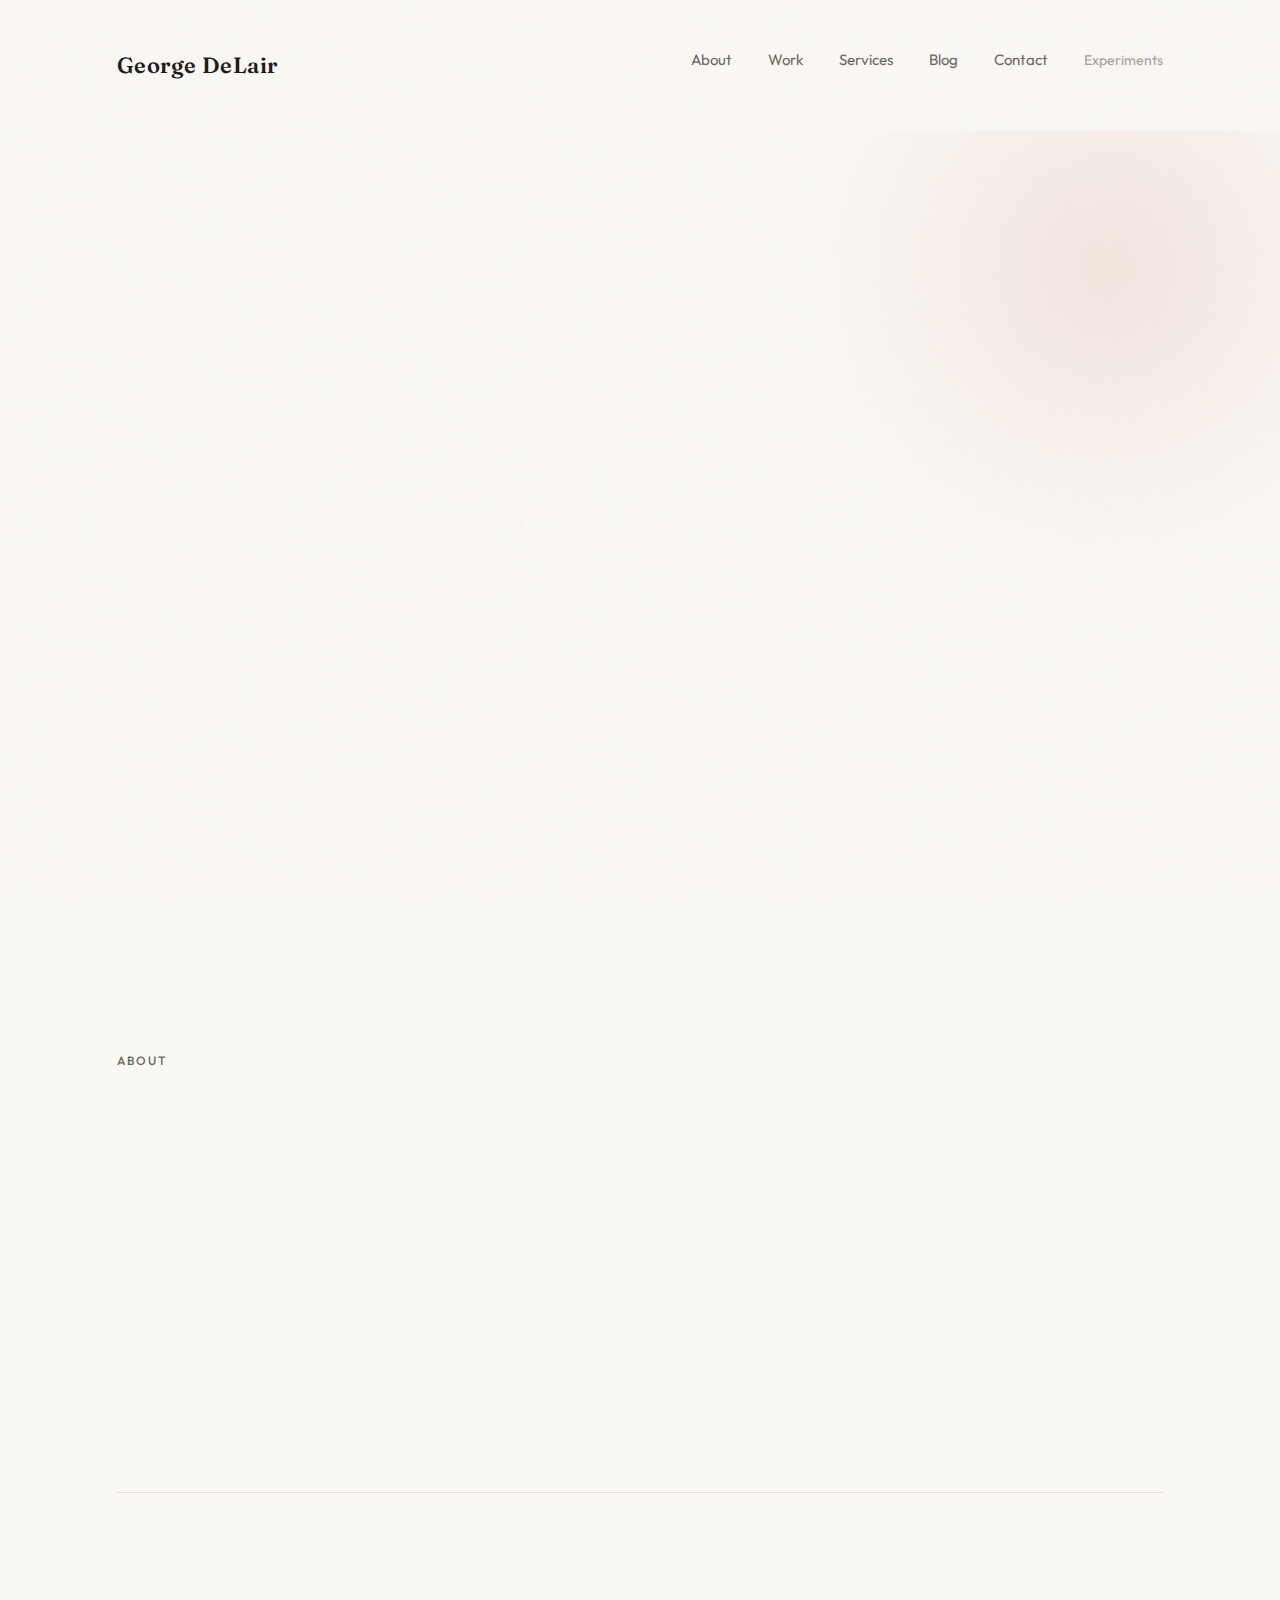
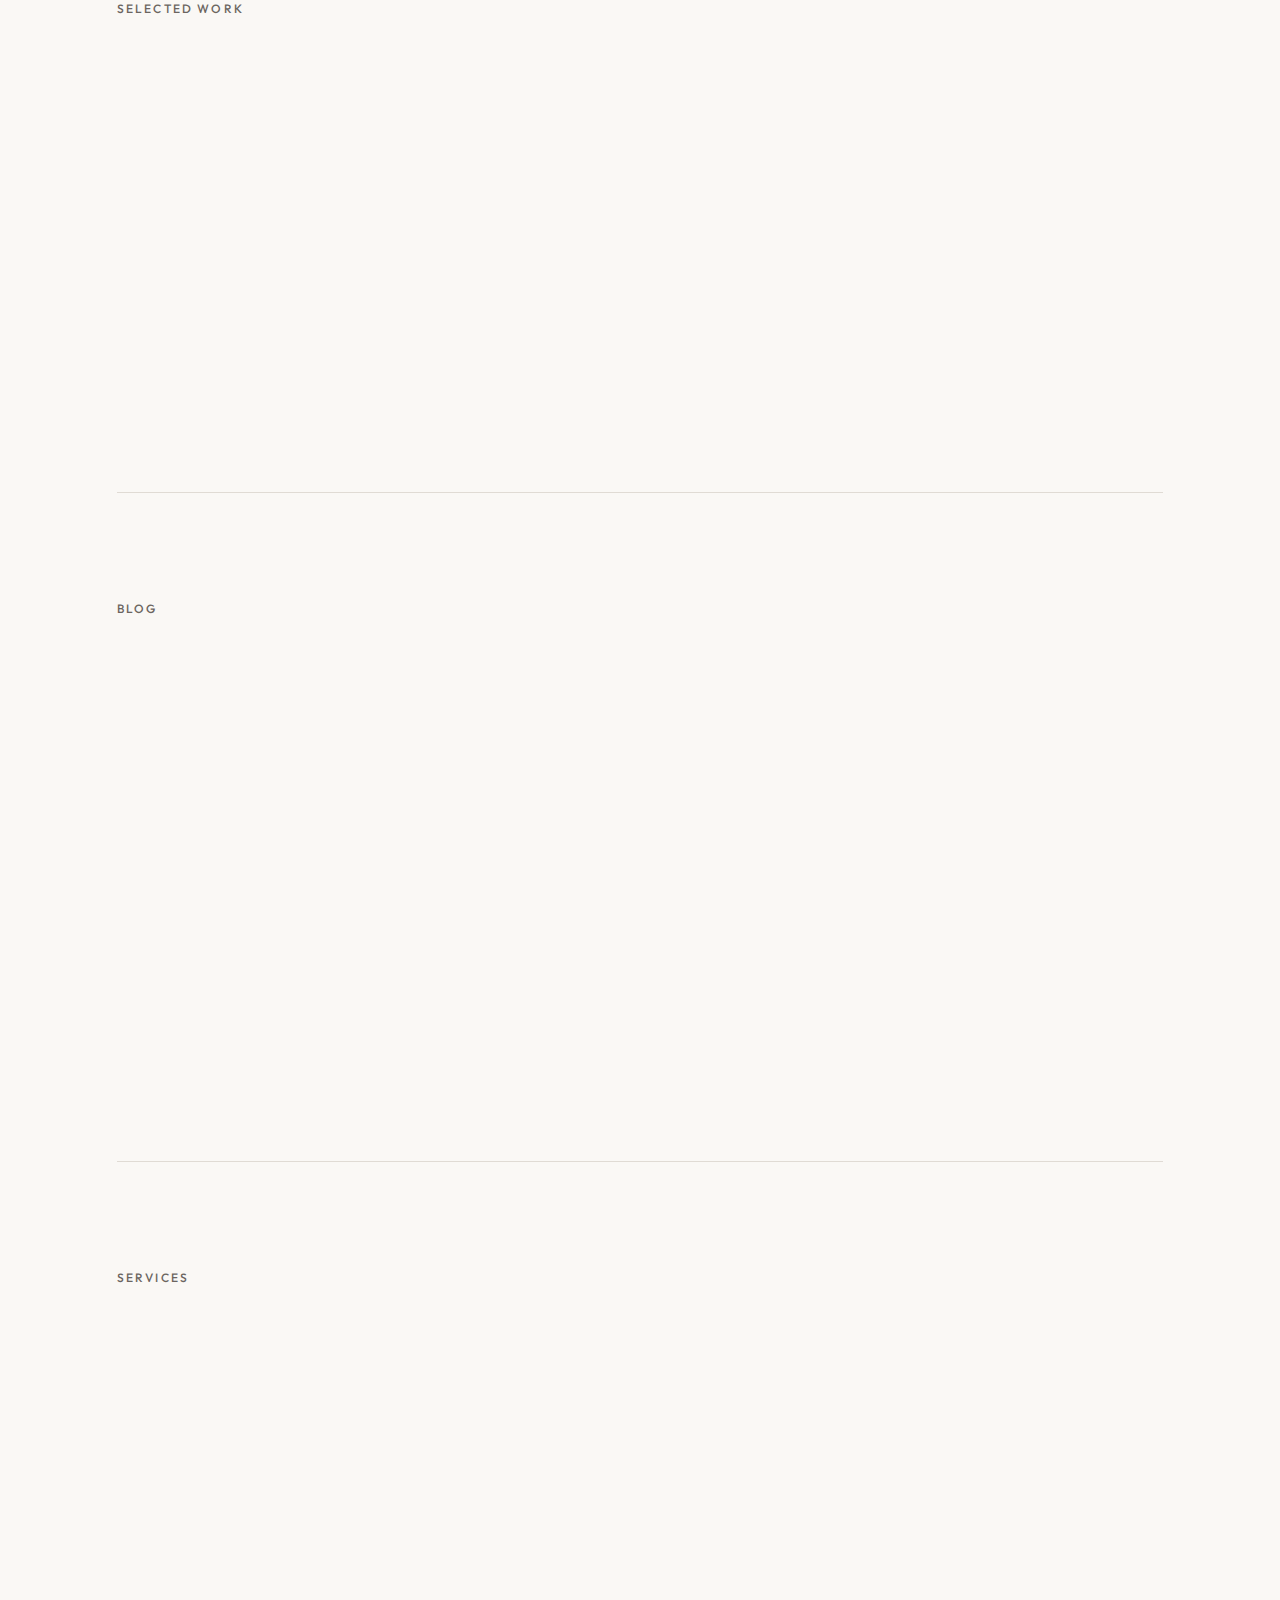
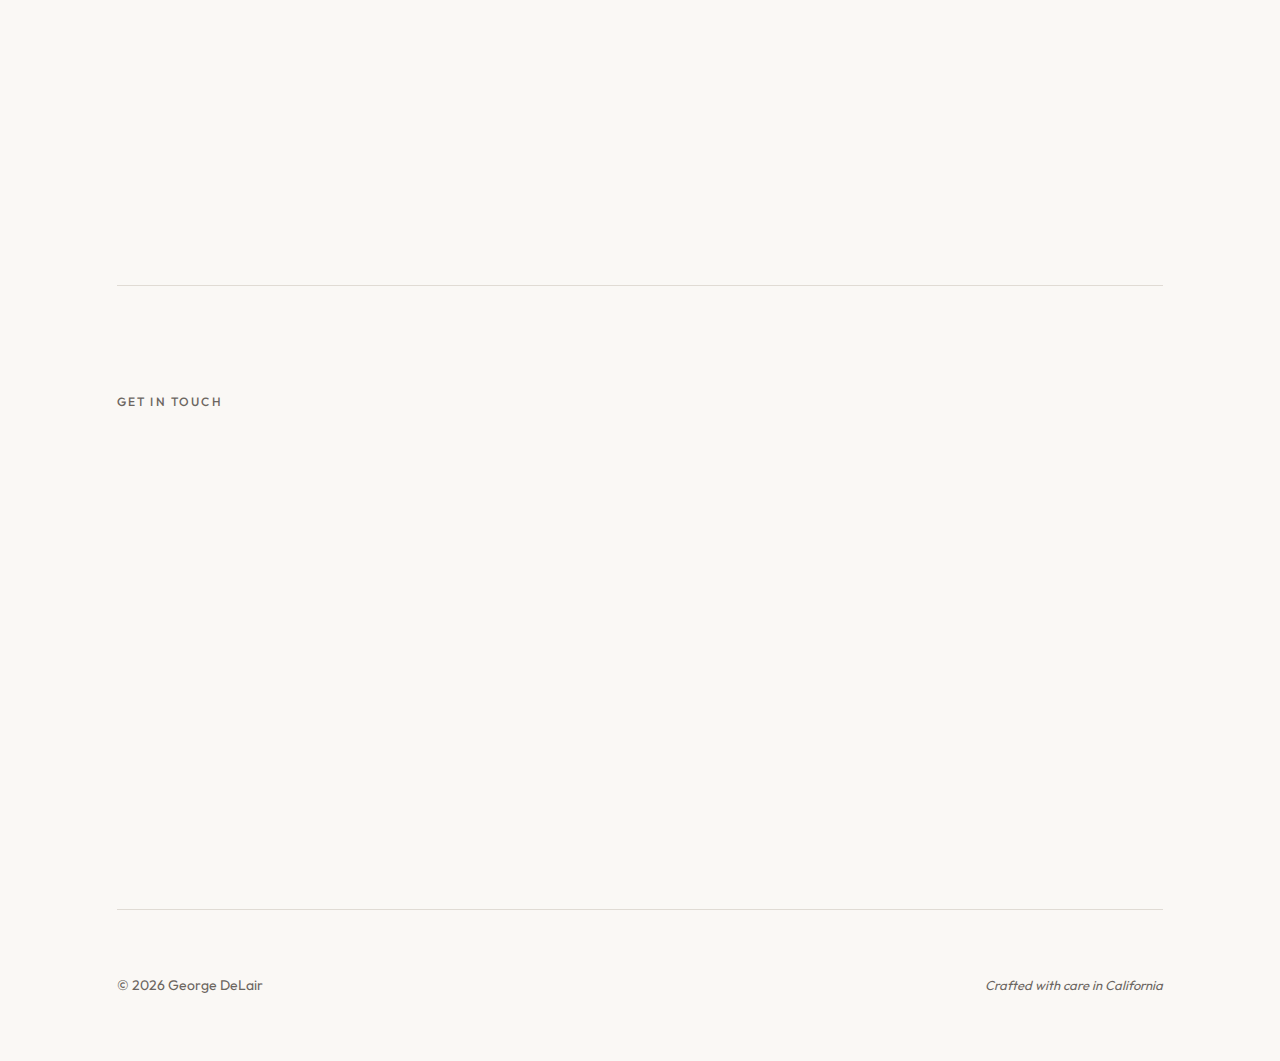
<file: index.html>
<!DOCTYPE html>
<html lang="en">

<head>
    <meta charset="UTF-8" />
    <meta name="viewport" content="width=device-width, initial-scale=1.0" />
    <meta name="description"
        content="George DeLair — web developer & automation consultant. I build fast websites, SEO-minded systems, and workflow automations for real businesses." />
    <title>George DeLair | Web Developer & Automation Consultant</title>
    <link rel="canonical" href="https://georgedelair.com/">

    <!-- Open Graph -->
    <meta property="og:type" content="website">
    <meta property="og:url" content="https://georgedelair.com/">
    <meta property="og:title" content="George DeLair | Web Developer & Automation Consultant">
    <meta property="og:description"
        content="George DeLair — web developer & automation consultant. I build fast websites, SEO-minded systems, and workflow automations for real businesses.">
    <meta property="og:image" content="https://georgedelair.com/og-image.png">

    <!-- Twitter Card -->
    <meta name="twitter:card" content="summary_large_image">
    <meta name="twitter:title" content="George DeLair | Web Developer & Automation Consultant">
    <meta name="twitter:description"
        content="Web developer & automation consultant building fast websites and workflow automations.">
    <meta name="twitter:image" content="https://georgedelair.com/og-image.png">

    <!-- Structured Data -->
    <script type="application/ld+json">
    {
      "@context": "https://schema.org",
      "@type": "Person",
      "name": "George DeLair",
      "url": "https://georgedelair.com",
      "jobTitle": "Web Developer & Automation Consultant",
      "description": "Web developer & automation consultant building fast websites, SEO-minded systems, and workflow automations.",
      "email": "hello@georgedelair.com",
      "sameAs": [
        "https://github.com/gdelair",
        "https://theforkiverse.com/@georgedelair",
        "https://www.instagram.com/georgedelair/",
        "https://www.threads.net/@georgedelair",
        "https://www.youtube.com/@GeorgeDeLair",
        "https://www.linkedin.com/in/gdelair/"
      ],
      "knowsAbout": ["Web Development", "Automation", "SEO", "Workflow Integrations"]
    }
    </script>

    <link rel="preconnect" href="https://fonts.googleapis.com" />
    <link rel="preconnect" href="https://fonts.gstatic.com" crossorigin />
    <link
        href="https://fonts.googleapis.com/css2?family=Fraunces:opsz,wght@9..144,300;9..144,400;9..144,600;9..144,700&family=Outfit:wght@300;400;500;600&display=swap"
        rel="stylesheet" />
    <link rel="stylesheet" href="styles.css" />

    <!-- Google tag (gtag.js) -->
    <script async src="https://www.googletagmanager.com/gtag/js?id=G-FT2CND9M50"></script>
    <script>
        window.dataLayer = window.dataLayer || [];
        function gtag() { dataLayer.push(arguments); }
        gtag('js', new Date());
        gtag('config', 'G-FT2CND9M50');
    </script>
</head>

<body>
    <!-- Masthead -->
    <header class="masthead">
        <div class="container masthead-inner">
            <a class="brand" href="/">George DeLair</a>

            <nav class="nav" aria-label="Primary navigation">
                <a href="#about" class="nav-link">About</a>
                <a href="#work" class="nav-link">Work</a>
                <a href="#services" class="nav-link">Services</a>
                <a href="/blog/" class="nav-link">Blog</a>
                <a href="#contact" class="nav-link">Contact</a>
                <a href="https://experiments.georgedelair.com/" class="nav-link-subtle" target="_blank"
                    rel="noopener noreferrer">Experiments</a>
            </nav>
        </div>
    </header>

    <main>
        <h1 class="sr-only">George DeLair — Web Developer & Automation Consultant</h1>

        <!-- Hero Section -->
        <section class="hero">
            <div class="container hero-content">
                <p class="hero-eyebrow">Web Developer & Automation Consultant</p>
                <h2 class="hero-title">Building <strong>thoughtful</strong> digital experiences</h2>
                <p class="hero-subtitle">I craft websites, automations, and applications that help businesses operate
                    smoother and show up better online.</p>
            </div>
        </section>

        <div class="container">
            <!-- About -->
            <section id="about" class="section">
                <div class="section-grid">
                    <span class="section-label">About</span>
                    <div class="section-content animate-on-scroll">
                        <div class="about-header">
                            <img src="assets/images/george-delair.jpg" alt="George DeLair" class="about-image">
                            <p class="about-intro">I work at the intersection of strategy, custom development, and
                                SEO-minded execution.</p>
                        </div>
                        <div class="about-body">
                            <p>Most of my work helps teams convert more leads, reduce busywork, and stay focused on what
                                matters—through clean code and smart automations.</p>
                            <p>I've worked across industries including financial services and hospitality, and I'm big
                                on systems that are reliable, maintainable, and built for real-world use.</p>
                        </div>
                    </div>
                </div>
            </section>

            <!-- Work -->
            <section id="work" class="section">
                <div class="section-grid">
                    <span class="section-label">Selected Work</span>
                    <div class="section-content animate-on-scroll">
                        <ul class="work-list">
                            <li class="work-item">
                                <a href="https://pombar.app/" class="work-link" target="_blank"
                                    rel="noopener noreferrer">PomBar</a>
                                <span class="work-meta">macOS</span>
                            </li>
                            <li class="work-item">
                                <a href="https://sensesoothe.app/" class="work-link" target="_blank"
                                    rel="noopener noreferrer">SenseSoothe</a>
                                <span class="work-meta">iOS App</span>
                            </li>
                            <li class="work-item">
                                <a href="https://node-playground.com/" class="work-link" target="_blank"
                                    rel="noopener noreferrer">node playground</a>
                                <span class="work-meta">iOS App</span>
                            </li>
                            <li class="work-item">
                                <a href="https://monosuite.app/" class="work-link" target="_blank"
                                    rel="noopener noreferrer">MonoSuite</a>
                                <span class="work-meta">Web App</span>
                            </li>
                            <li class="work-item">
                                <a href="https://dodgeridge.com/" class="work-link" target="_blank"
                                    rel="noopener noreferrer">Dodge Ridge</a>
                                <span class="work-meta">Website</span>
                            </li>
                            <li class="work-item">
                                <a href="https://wayfinancial.com/" class="work-link" target="_blank"
                                    rel="noopener noreferrer">Way Financial</a>
                                <span class="work-meta">Website</span>
                            </li>
                        </ul>
                    </div>
                </div>
            </section>

            <!-- Blog -->
            <section id="blog" class="section">
                <div class="section-grid">
                    <span class="section-label">Blog</span>
                    <div class="section-content animate-on-scroll">
                        <ul class="work-list">
                            <li class="work-item">
                                <a href="/blog/node-playground-turns-1-1/" class="work-link">node playground turns 1.1!</a>
                                <span class="work-meta">Feb 12, 2026</span>
                            </li>
                            <li class="work-item">
                                <a href="/blog/pombar/" class="work-link">PomBar is live on the Mac App Store</a>
                                <span class="work-meta">Feb 10, 2026</span>
                            </li>
                            <li class="work-item">
                                <a href="/blog/sensesoothe/" class="work-link">SenseSoothe is live on the iOS App
                                    Store</a>
                                <span class="work-meta">Feb 3, 2026</span>
                            </li>
                            <li class="work-item">
                                <a href="/blog/monosuite/" class="work-link">MonoSuite: the thing became a little
                                    suite</a>
                                <span class="work-meta">Jan 19, 2026</span>
                            </li>
                            <li class="work-item">
                                <a href="/blog/monodraft/" class="work-link">MonoDraft - Minimal, distraction-free
                                    browser writing</a>
                                <span class="work-meta">Jan 13, 2026</span>
                            </li>
                            <li class="work-item">
                                <a href="/blog/welcome-to-georgedelair-com/" class="work-link">Welcome to
                                    georgedelair.com</a>
                                <span class="work-meta">Jan 11, 2026</span>
                            </li>
                            <li class="work-item">
                                <a href="/blog/node-playground/" class="work-link">node playground</a>
                                <span class="work-meta">Mar 31, 2025</span>
                            </li>
                        </ul>
                    </div>
                </div>
            </section>

            <!-- Services -->
            <section id="services" class="section">
                <div class="section-grid">
                    <span class="section-label">Services</span>
                    <div class="section-content animate-on-scroll">
                        <div class="services-grid">
                            <div class="service-card">
                                <h3 class="service-name">Web Development</h3>
                                <p class="service-desc">Fast, clean websites and custom web applications with a focus on
                                    performance and usability.</p>
                            </div>
                            <div class="service-card">
                                <h3 class="service-name">Automation & Integrations</h3>
                                <p class="service-desc">CRM integrations, email workflows, and custom automations to
                                    handle lead follow-up, routing, tagging, and reporting.</p>
                            </div>
                            <div class="service-card">
                                <h3 class="service-name">Ongoing Support</h3>
                                <p class="service-desc">Maintenance, improvements, and "keep it running" support so your
                                    site stays healthy and current.</p>
                            </div>
                        </div>
                    </div>
                </div>
            </section>

            <!-- Contact -->
            <section id="contact" class="section">
                <div class="section-grid">
                    <span class="section-label">Get in Touch</span>
                    <div class="section-content animate-on-scroll">
                        <p class="contact-intro">Got a project in mind? Let's talk about making it happen.</p>

                        <div class="contact-actions">
                            <a href="/meet/" class="btn btn-primary">
                                <svg viewBox="0 0 24 24" fill="none" stroke="currentColor" stroke-width="2">
                                    <rect x="3" y="4" width="18" height="18" rx="2" ry="2"></rect>
                                    <line x1="16" y1="2" x2="16" y2="6"></line>
                                    <line x1="8" y1="2" x2="8" y2="6"></line>
                                    <line x1="3" y1="10" x2="21" y2="10"></line>
                                </svg>
                                Book a Call
                            </a>
                            <a href="mailto:hello@georgedelair.com" class="btn btn-secondary">
                                <svg viewBox="0 0 24 24" fill="none" stroke="currentColor" stroke-width="2">
                                    <path
                                        d="M4 4h16c1.1 0 2 .9 2 2v12c0 1.1-.9 2-2 2H4c-1.1 0-2-.9-2-2V6c0-1.1.9-2 2-2z">
                                    </path>
                                    <polyline points="22,6 12,13 2,6"></polyline>
                                </svg>
                                Send an Email
                            </a>
                        </div>

                        <div class="contact-social">
                            <p class="social-label">Find me online</p>
                            <div class="social-links">
                                <a class="social-link" href="https://github.com/gdelair" target="_blank"
                                    rel="noopener noreferrer" aria-label="GitHub">
                                    <svg viewBox="0 0 24 24">
                                        <path
                                            d="M12 2C6.477 2 2 6.477 2 12c0 4.42 2.865 8.17 6.839 9.49.5.092.682-.217.682-.482 0-.237-.008-.866-.013-1.7-2.782.603-3.369-1.34-3.369-1.34-.454-1.156-1.11-1.463-1.11-1.463-.908-.62.069-.608.069-.608 1.003.07 1.531 1.03 1.531 1.03.892 1.529 2.341 1.087 2.91.832.092-.647.35-1.088.636-1.338-2.22-.253-4.555-1.11-4.555-4.943 0-1.091.39-1.984 1.029-2.683-.103-.253-.446-1.27.098-2.647 0 0 .84-.269 2.75 1.025A9.578 9.578 0 0112 6.836c.85.004 1.705.114 2.504.336 1.909-1.294 2.747-1.025 2.747-1.025.546 1.377.203 2.394.1 2.647.64.699 1.028 1.592 1.028 2.683 0 3.842-2.339 4.687-4.566 4.935.359.309.678.919.678 1.852 0 1.336-.012 2.415-.012 2.743 0 .267.18.578.688.48C19.138 20.167 22 16.418 22 12c0-5.523-4.477-10-10-10z" />
                                    </svg>
                                </a>
                                <a class="social-link" href="https://www.linkedin.com/in/gdelair/" target="_blank"
                                    rel="noopener noreferrer" aria-label="LinkedIn">
                                    <svg viewBox="0 0 24 24">
                                        <path
                                            d="M4.98 3.5C4.98 4.88 3.87 6 2.5 6S0 4.88 0 3.5 1.11 1 2.48 1s2.5 1.12 2.5 2.5ZM.5 24h4V7.98h-4V24ZM8.5 7.98h3.83v2.19h.05c.53-1 1.83-2.19 3.77-2.19C20 7.98 22 10.2 22 14.78V24h-4v-8.09c0-1.93-.03-4.41-2.69-4.41-2.69 0-3.1 2.1-3.1 4.27V24h-4V7.98Z" />
                                    </svg>
                                </a>
                                <a class="social-link" href="https://www.youtube.com/@GeorgeDeLair" target="_blank"
                                    rel="noopener noreferrer" aria-label="YouTube">
                                    <svg viewBox="0 0 24 24">
                                        <path
                                            d="M21.6 7.2a3 3 0 0 0-2.12-2.12C17.8 4.6 12 4.6 12 4.6s-5.8 0-7.48.48A3 3 0 0 0 2.4 7.2 31.4 31.4 0 0 0 2 12s.12 3.2.4 4.8a3 3 0 0 0 2.12 2.12c1.68.48 7.48.48 7.48.48s5.8 0 7.48-.48a3 3 0 0 0 2.12-2.12c.28-1.6.4-4.8.4-4.8s-.12-3.2-.4-4.8ZM10 15V9l6 3-6 3Z" />
                                    </svg>
                                </a>
                                <a class="social-link" href="https://www.instagram.com/georgedelair/" target="_blank"
                                    rel="noopener noreferrer" aria-label="Instagram">
                                    <svg viewBox="0 0 24 24">
                                        <path
                                            d="M7.75 2h8.5A5.75 5.75 0 0 1 22 7.75v8.5A5.75 5.75 0 0 1 16.25 22h-8.5A5.75 5.75 0 0 1 2 16.25v-8.5A5.75 5.75 0 0 1 7.75 2Zm0 2A3.75 3.75 0 0 0 4 7.75v8.5A3.75 3.75 0 0 0 7.75 20h8.5A3.75 3.75 0 0 0 20 16.25v-8.5A3.75 3.75 0 0 0 16.25 4h-8.5ZM12 7a5 5 0 1 1 0 10 5 5 0 0 1 0-10Zm0 2a3 3 0 1 0 0 6 3 3 0 0 0 0-6Zm6.25-2.6a1.15 1.15 0 1 1 0 2.3 1.15 1.15 0 0 1 0-2.3Z" />
                                    </svg>
                                </a>
                            </div>
                        </div>
                    </div>
                </div>
            </section>

            <!-- Footer -->
            <footer class="footer">
                <p class="footer-text">© 2026 George DeLair</p>
                <p class="footer-tagline">Crafted with care in California</p>
            </footer>
        </div>
    </main>

    <script>
        // Scroll animation observer
        const animatedElements = document.querySelectorAll('.animate-on-scroll');

        const observer = new IntersectionObserver((entries) => {
            entries.forEach(entry => {
                if (entry.isIntersecting) {
                    entry.target.classList.add('visible');
                }
            });
        }, { threshold: 0.1 });

        animatedElements.forEach(el => observer.observe(el));
    </script>
</body>

</html>
</file>
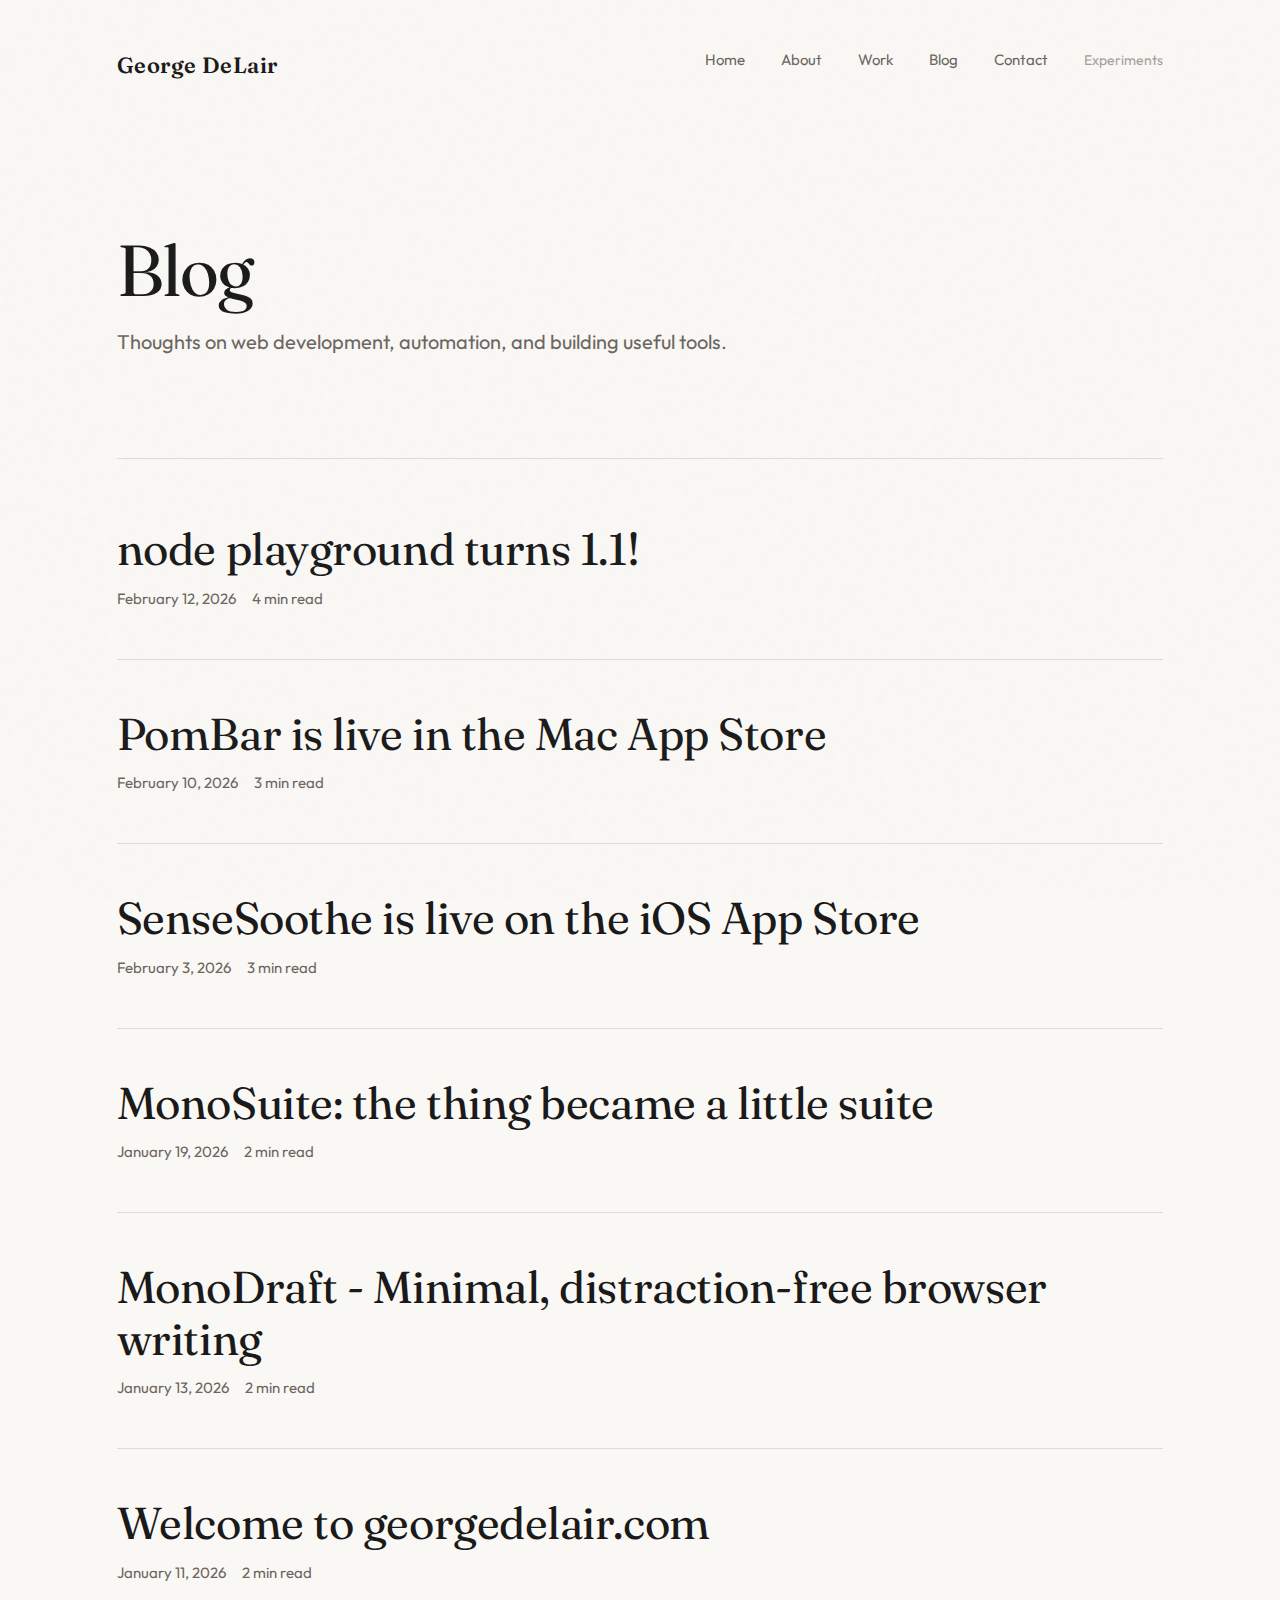
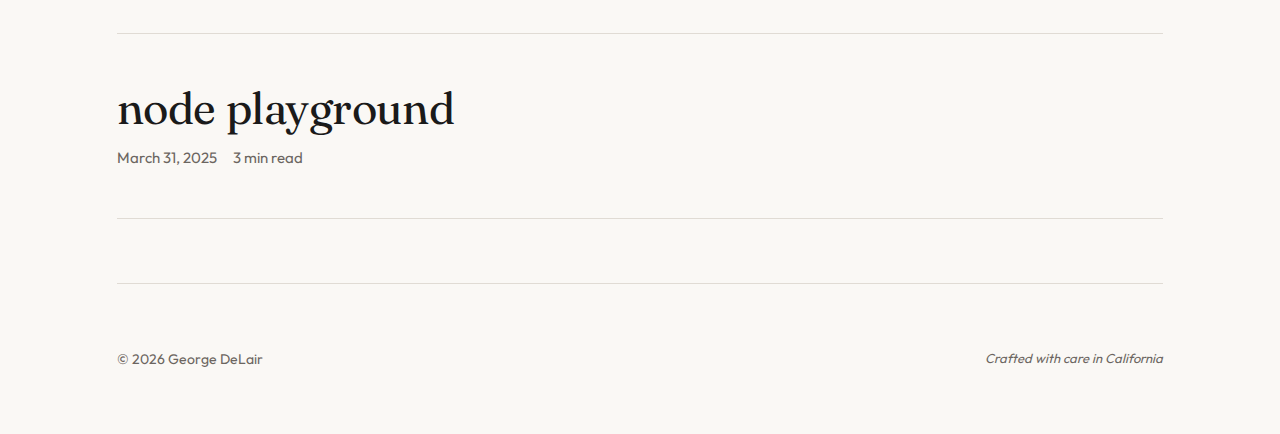
<file: blog/index.html>
<!DOCTYPE html>
<html lang="en">

<head>
    <meta charset="UTF-8" />
    <meta name="viewport" content="width=device-width, initial-scale=1.0" />
    <meta name="description"
        content="Blog by George DeLair — Thoughts on web development, automation, and building useful tools." />
    <title>Blog | George DeLair</title>
    <link rel="canonical" href="https://georgedelair.com/blog/">

    <!-- Open Graph -->
    <meta property="og:type" content="website">
    <meta property="og:url" content="https://georgedelair.com/blog/">
    <meta property="og:title" content="Blog | George DeLair">
    <meta property="og:description" content="Thoughts on web development, automation, and building useful tools.">
    <meta property="og:image" content="https://georgedelair.com/og-image.png">

    <!-- Twitter Card -->
    <meta name="twitter:card" content="summary_large_image">
    <meta name="twitter:title" content="Blog | George DeLair">
    <meta name="twitter:description" content="Thoughts on web development, automation, and building useful tools.">
    <meta name="twitter:image" content="https://georgedelair.com/og-image.png">

    <link rel="preconnect" href="https://fonts.googleapis.com" />
    <link rel="preconnect" href="https://fonts.gstatic.com" crossorigin />
    <link
        href="https://fonts.googleapis.com/css2?family=Fraunces:opsz,wght@9..144,300;9..144,400;9..144,600;9..144,700&family=Outfit:wght@300;400;500;600&display=swap"
        rel="stylesheet" />
    <link rel="stylesheet" href="../styles.css" />

    <!-- Google tag (gtag.js) -->
    <script async src="https://www.googletagmanager.com/gtag/js?id=G-FT2CND9M50"></script>
    <script>
        window.dataLayer = window.dataLayer || [];
        function gtag() { dataLayer.push(arguments); }
        gtag('js', new Date());
        gtag('config', 'G-FT2CND9M50');
    </script>
</head>

<body>
    <!-- Masthead -->
    <header class="masthead">
        <div class="container masthead-inner">
            <a class="brand" href="/">George DeLair</a>

            <nav class="nav" aria-label="Primary navigation">
                <a href="/" class="nav-link">Home</a>
                <a href="/#about" class="nav-link">About</a>
                <a href="/#work" class="nav-link">Work</a>
                <a href="/blog/" class="nav-link">Blog</a>
                <a href="/#contact" class="nav-link">Contact</a>
                <a href="https://experiments.georgedelair.com/" class="nav-link-subtle" target="_blank" rel="noopener noreferrer">Experiments</a>
            </nav>
        </div>
    </header>

    <main class="container">
        <!-- Page Header -->
        <header class="page-header">
            <h1 class="page-title">Blog</h1>
            <p class="page-subtitle">Thoughts on web development, automation, and building useful tools.</p>
        </header>

        <!-- Blog Entries -->
        <section class="blog-entries" aria-label="Blog posts">
            <a class="entry" href="/blog/node-playground-turns-1-1/">
                <h2 class="entry-title">node playground turns 1.1!</h2>
                <div class="entry-meta">
                    <span>February 12, 2026</span>
                    <span>4 min read</span>
                </div>
            </a>

            <a class="entry" href="/blog/pombar/">
                <h2 class="entry-title">PomBar is live in the Mac App Store</h2>
                <div class="entry-meta">
                    <span>February 10, 2026</span>
                    <span>3 min read</span>
                </div>
            </a>

            <a class="entry" href="/blog/sensesoothe/">
                <h2 class="entry-title">SenseSoothe is live on the iOS App Store</h2>
                <div class="entry-meta">
                    <span>February 3, 2026</span>
                    <span>3 min read</span>
                </div>
            </a>

            <a class="entry" href="/blog/monosuite/">
                <h2 class="entry-title">MonoSuite: the thing became a little suite</h2>
                <div class="entry-meta">
                    <span>January 19, 2026</span>
                    <span>2 min read</span>
                </div>
            </a>

            <a class="entry" href="/blog/monodraft/">
                <h2 class="entry-title">MonoDraft - Minimal, distraction-free browser writing</h2>
                <div class="entry-meta">
                    <span>January 13, 2026</span>
                    <span>2 min read</span>
                </div>
            </a>

            <a class="entry" href="/blog/welcome-to-georgedelair-com/">
                <h2 class="entry-title">Welcome to georgedelair.com</h2>
                <div class="entry-meta">
                    <span>January 11, 2026</span>
                    <span>2 min read</span>
                </div>
            </a>

            <a class="entry" href="/blog/node-playground/">
                <h2 class="entry-title">node playground</h2>
                <div class="entry-meta">
                    <span>March 31, 2025</span>
                    <span>3 min read</span>
                </div>
            </a>
        </section>

        <!-- Footer -->
        <footer class="footer">
            <p class="footer-text">© 2026 George DeLair</p>
            <p class="footer-tagline">Crafted with care in California</p>
        </footer>
    </main>
</body>

</html>
</file>
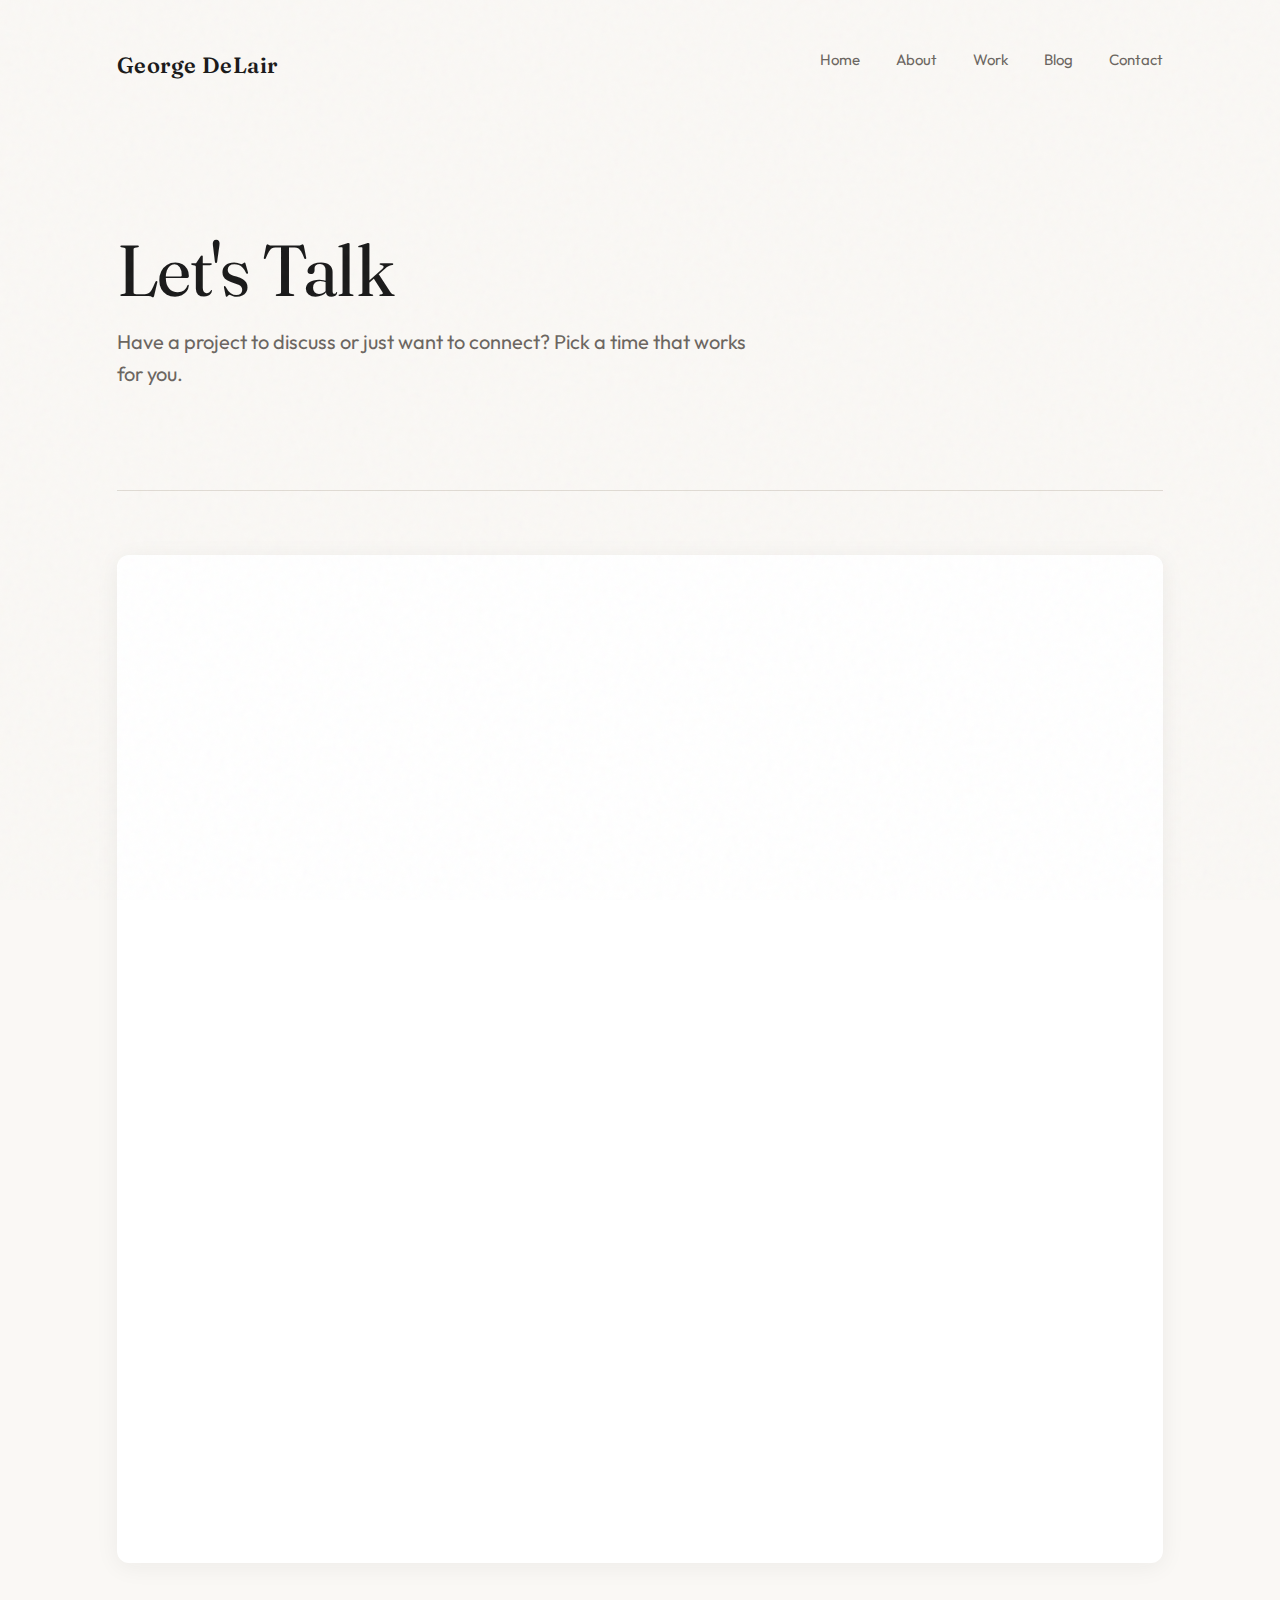
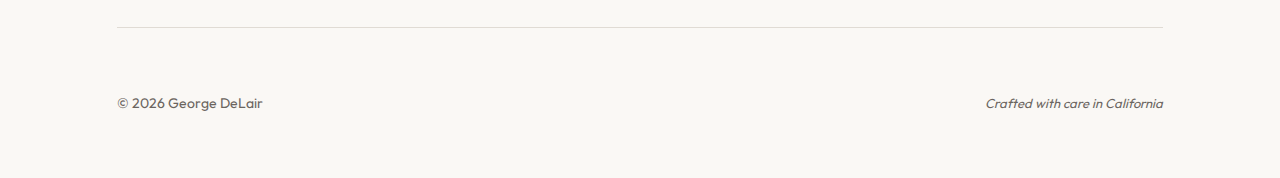
<file: meet/index.html>
<!DOCTYPE html>
<html lang="en">

<head>
    <meta charset="UTF-8" />
    <meta name="viewport" content="width=device-width, initial-scale=1.0" />
    <meta name="description"
        content="Schedule a meeting with George DeLair — web developer & automation consultant." />
    <title>Meet with George | George DeLair</title>
    <link rel="canonical" href="https://georgedelair.com/meet/">

    <!-- Open Graph -->
    <meta property="og:type" content="website">
    <meta property="og:url" content="https://georgedelair.com/meet/">
    <meta property="og:title" content="Meet with George | George DeLair">
    <meta property="og:description"
        content="Schedule a meeting with George DeLair — web developer & automation consultant.">
    <meta property="og:image" content="https://georgedelair.com/og-image.png">

    <!-- Twitter Card -->
    <meta name="twitter:card" content="summary_large_image">
    <meta name="twitter:title" content="Meet with George | George DeLair">
    <meta name="twitter:description"
        content="Schedule a meeting with George DeLair — web developer & automation consultant.">
    <meta name="twitter:image" content="https://georgedelair.com/og-image.png">

    <link rel="preconnect" href="https://fonts.googleapis.com" />
    <link rel="preconnect" href="https://fonts.gstatic.com" crossorigin />
    <link
        href="https://fonts.googleapis.com/css2?family=Fraunces:opsz,wght@9..144,300;9..144,400;9..144,600;9..144,700&family=Outfit:wght@300;400;500;600&display=swap"
        rel="stylesheet" />
    <link rel="stylesheet" href="../styles.css" />

    <!-- Google tag (gtag.js) -->
    <script async src="https://www.googletagmanager.com/gtag/js?id=G-FT2CND9M50"></script>
    <script>
        window.dataLayer = window.dataLayer || [];
        function gtag() { dataLayer.push(arguments); }
        gtag('js', new Date());
        gtag('config', 'G-FT2CND9M50');
    </script>
</head>

<body>
    <!-- Masthead -->
    <header class="masthead">
        <div class="container masthead-inner">
            <a class="brand" href="/">George DeLair</a>

            <nav class="nav" aria-label="Primary navigation">
                <a href="/" class="nav-link">Home</a>
                <a href="/#about" class="nav-link">About</a>
                <a href="/#work" class="nav-link">Work</a>
                <a href="/blog/" class="nav-link">Blog</a>
                <a href="/#contact" class="nav-link">Contact</a>
            </nav>
        </div>
    </header>

    <main class="container">
        <!-- Page Header -->
        <header class="page-header">
            <h1 class="page-title">Let's Talk</h1>
            <p class="page-subtitle">Have a project to discuss or just want to connect? Pick a time that works for you.
            </p>
        </header>

        <!-- Booking Section -->
        <section class="booking-section">
            <div class="booking-embed">
                <!-- Google Calendar Appointment Scheduling begin -->
                <iframe
                    src="https://calendar.google.com/calendar/appointments/schedules/AcZssZ2iFbI6UM0nU2qZokmnBMazsrSpgGiCE6PlN_uq6vehunoB4WBMa4_PDQE34lipCz9tJa-I3G6H?gv=true"
                    style="border: 0" width="100%" height="1000" frameborder="0"></iframe>
                <!-- end Google Calendar Appointment Scheduling -->
            </div>
        </section>

        <!-- Footer -->
        <footer class="footer">
            <p class="footer-text">© 2026 George DeLair</p>
            <p class="footer-tagline">Crafted with care in California</p>
        </footer>
    </main>
</body>

</html>
</file>
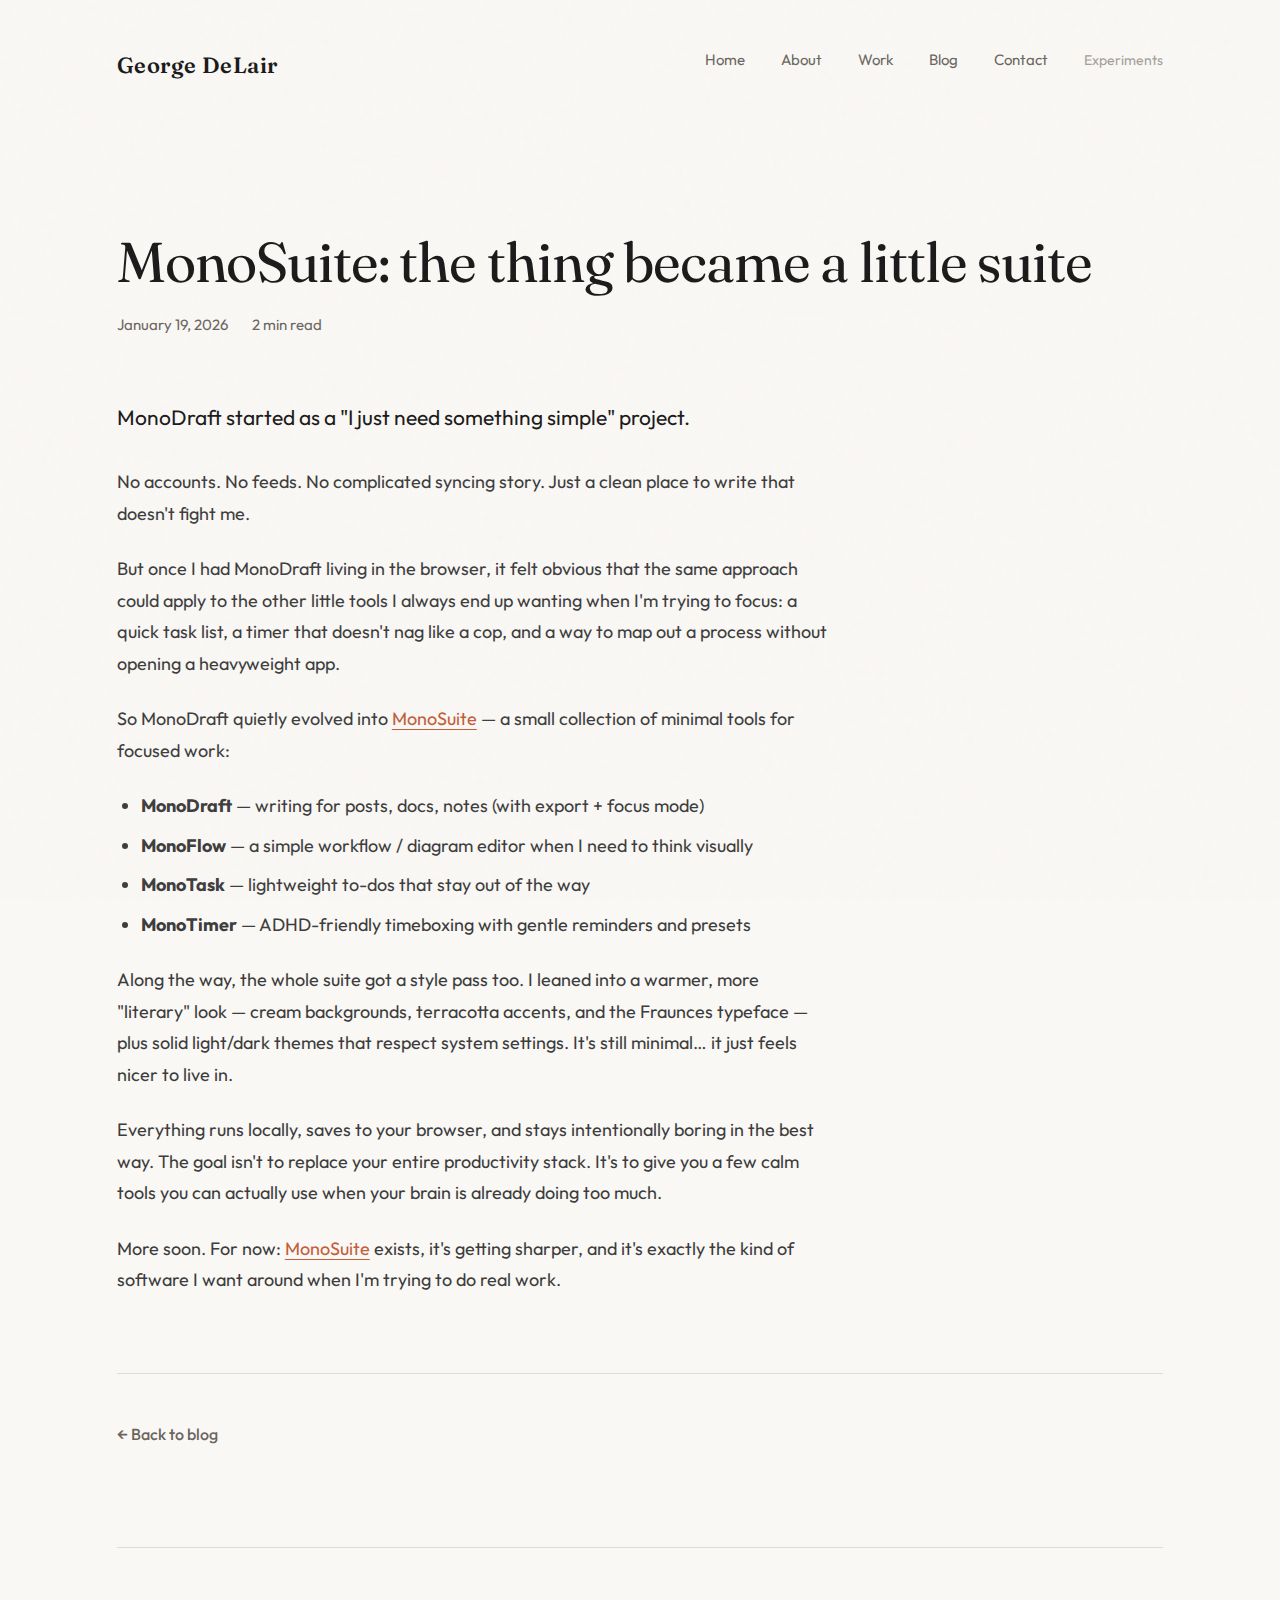
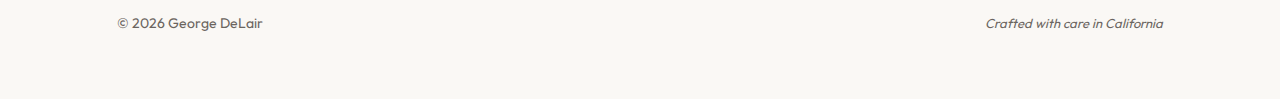
<file: blog/monosuite/index.html>
<!DOCTYPE html>
<html lang="en">

<head>
    <meta charset="UTF-8" />
    <meta name="viewport" content="width=device-width, initial-scale=1.0" />
    <meta name="description"
        content="MonoSuite: the thing became a little suite. MonoDraft evolved into a small collection of minimal tools for focused work." />
    <title>MonoSuite: the thing became a little suite | George DeLair</title>
    <link rel="canonical" href="https://georgedelair.com/blog/monosuite/">

    <!-- Open Graph -->
    <meta property="og:type" content="article">
    <meta property="og:url" content="https://georgedelair.com/blog/monosuite/">
    <meta property="og:title" content="MonoSuite: the thing became a little suite | George DeLair">
    <meta property="og:description"
        content="MonoSuite: the thing became a little suite. MonoDraft evolved into a small collection of minimal tools for focused work.">
    <meta property="og:image" content="https://georgedelair.com/og-image.png">
    <meta property="article:author" content="George DeLair">
    <meta property="article:published_time" content="2026-01-19">

    <!-- Twitter Card -->
    <meta name="twitter:card" content="summary_large_image">
    <meta name="twitter:title" content="MonoSuite: the thing became a little suite | George DeLair">
    <meta name="twitter:description"
        content="MonoSuite: the thing became a little suite. MonoDraft evolved into a small collection of minimal tools for focused work.">
    <meta name="twitter:image" content="https://georgedelair.com/og-image.png">

    <!-- Structured Data -->
    <script type="application/ld+json">
    {
      "@context": "https://schema.org",
      "@type": "BlogPosting",
      "headline": "MonoSuite: the thing became a little suite",
      "datePublished": "2026-01-19",
      "author": {
        "@type": "Person",
        "name": "George DeLair",
        "url": "https://georgedelair.com"
      },
      "publisher": {
        "@type": "Person",
        "name": "George DeLair",
        "url": "https://georgedelair.com"
      },
      "description": "MonoSuite: the thing became a little suite. MonoDraft evolved into a small collection of minimal tools for focused work.",
      "url": "https://georgedelair.com/blog/monosuite/"
    }
    </script>

    <link rel="preconnect" href="https://fonts.googleapis.com" />
    <link rel="preconnect" href="https://fonts.gstatic.com" crossorigin />
    <link
        href="https://fonts.googleapis.com/css2?family=Fraunces:opsz,wght@9..144,300;9..144,400;9..144,600;9..144,700&family=Outfit:wght@300;400;500;600&display=swap"
        rel="stylesheet" />
    <link rel="stylesheet" href="../../styles.css" />

    <!-- Google tag (gtag.js) -->
    <script async src="https://www.googletagmanager.com/gtag/js?id=G-FT2CND9M50"></script>
    <script>
        window.dataLayer = window.dataLayer || [];
        function gtag() { dataLayer.push(arguments); }
        gtag('js', new Date());
        gtag('config', 'G-FT2CND9M50');
    </script>
</head>

<body>
    <!-- Masthead -->
    <header class="masthead">
        <div class="container masthead-inner">
            <a class="brand" href="/">George DeLair</a>

            <nav class="nav" aria-label="Primary navigation">
                <a href="/" class="nav-link">Home</a>
                <a href="/#about" class="nav-link">About</a>
                <a href="/#work" class="nav-link">Work</a>
                <a href="/blog/" class="nav-link">Blog</a>
                <a href="/#contact" class="nav-link">Contact</a>
                <a href="https://experiments.georgedelair.com/" class="nav-link-subtle" target="_blank" rel="noopener noreferrer">Experiments</a>
            </nav>
        </div>
    </header>

    <main class="container">
        <!-- Post -->
        <article class="post">
            <header class="post-header">
                <h1 class="post-title">MonoSuite: the thing became a little suite</h1>
                <div class="post-meta">
                    <time class="post-date">January 19, 2026</time>
                    <span class="post-reading-time">2 min read</span>
                </div>
            </header>

            <div class="post-content">
                <p>MonoDraft started as a "I just need something simple" project.</p>

                <p>No accounts. No feeds. No complicated syncing story. Just a clean place to write that doesn't fight me.</p>

                <p>But once I had MonoDraft living in the browser, it felt obvious that the same approach could apply to the other little tools I always end up wanting when I'm trying to focus: a quick task list, a timer that doesn't nag like a cop, and a way to map out a process without opening a heavyweight app.</p>

                <p>So MonoDraft quietly evolved into <a href="https://monosuite.app" target="_blank" rel="noopener noreferrer">MonoSuite</a> — a small collection of minimal tools for focused work:</p>

                <ul>
                    <li><strong>MonoDraft</strong> — writing for posts, docs, notes (with export + focus mode)</li>
                    <li><strong>MonoFlow</strong> — a simple workflow / diagram editor when I need to think visually</li>
                    <li><strong>MonoTask</strong> — lightweight to-dos that stay out of the way</li>
                    <li><strong>MonoTimer</strong> — ADHD-friendly timeboxing with gentle reminders and presets</li>
                </ul>

                <p>Along the way, the whole suite got a style pass too. I leaned into a warmer, more "literary" look — cream backgrounds, terracotta accents, and the Fraunces typeface — plus solid light/dark themes that respect system settings. It's still minimal… it just feels nicer to live in.</p>

                <p>Everything runs locally, saves to your browser, and stays intentionally boring in the best way. The goal isn't to replace your entire productivity stack. It's to give you a few calm tools you can actually use when your brain is already doing too much.</p>

                <p>More soon. For now: <a href="https://monosuite.app" target="_blank" rel="noopener noreferrer">MonoSuite</a> exists, it's getting sharper, and it's exactly the kind of software I want around when I'm trying to do real work.</p>
            </div>

            <nav class="post-nav">
                <a href="/blog/" class="post-nav-link">&larr; Back to blog</a>
            </nav>
        </article>

        <!-- Footer -->
        <footer class="footer">
            <p class="footer-text">© 2026 George DeLair</p>
            <p class="footer-tagline">Crafted with care in California</p>
        </footer>
    </main>
</body>

</html>
</file>
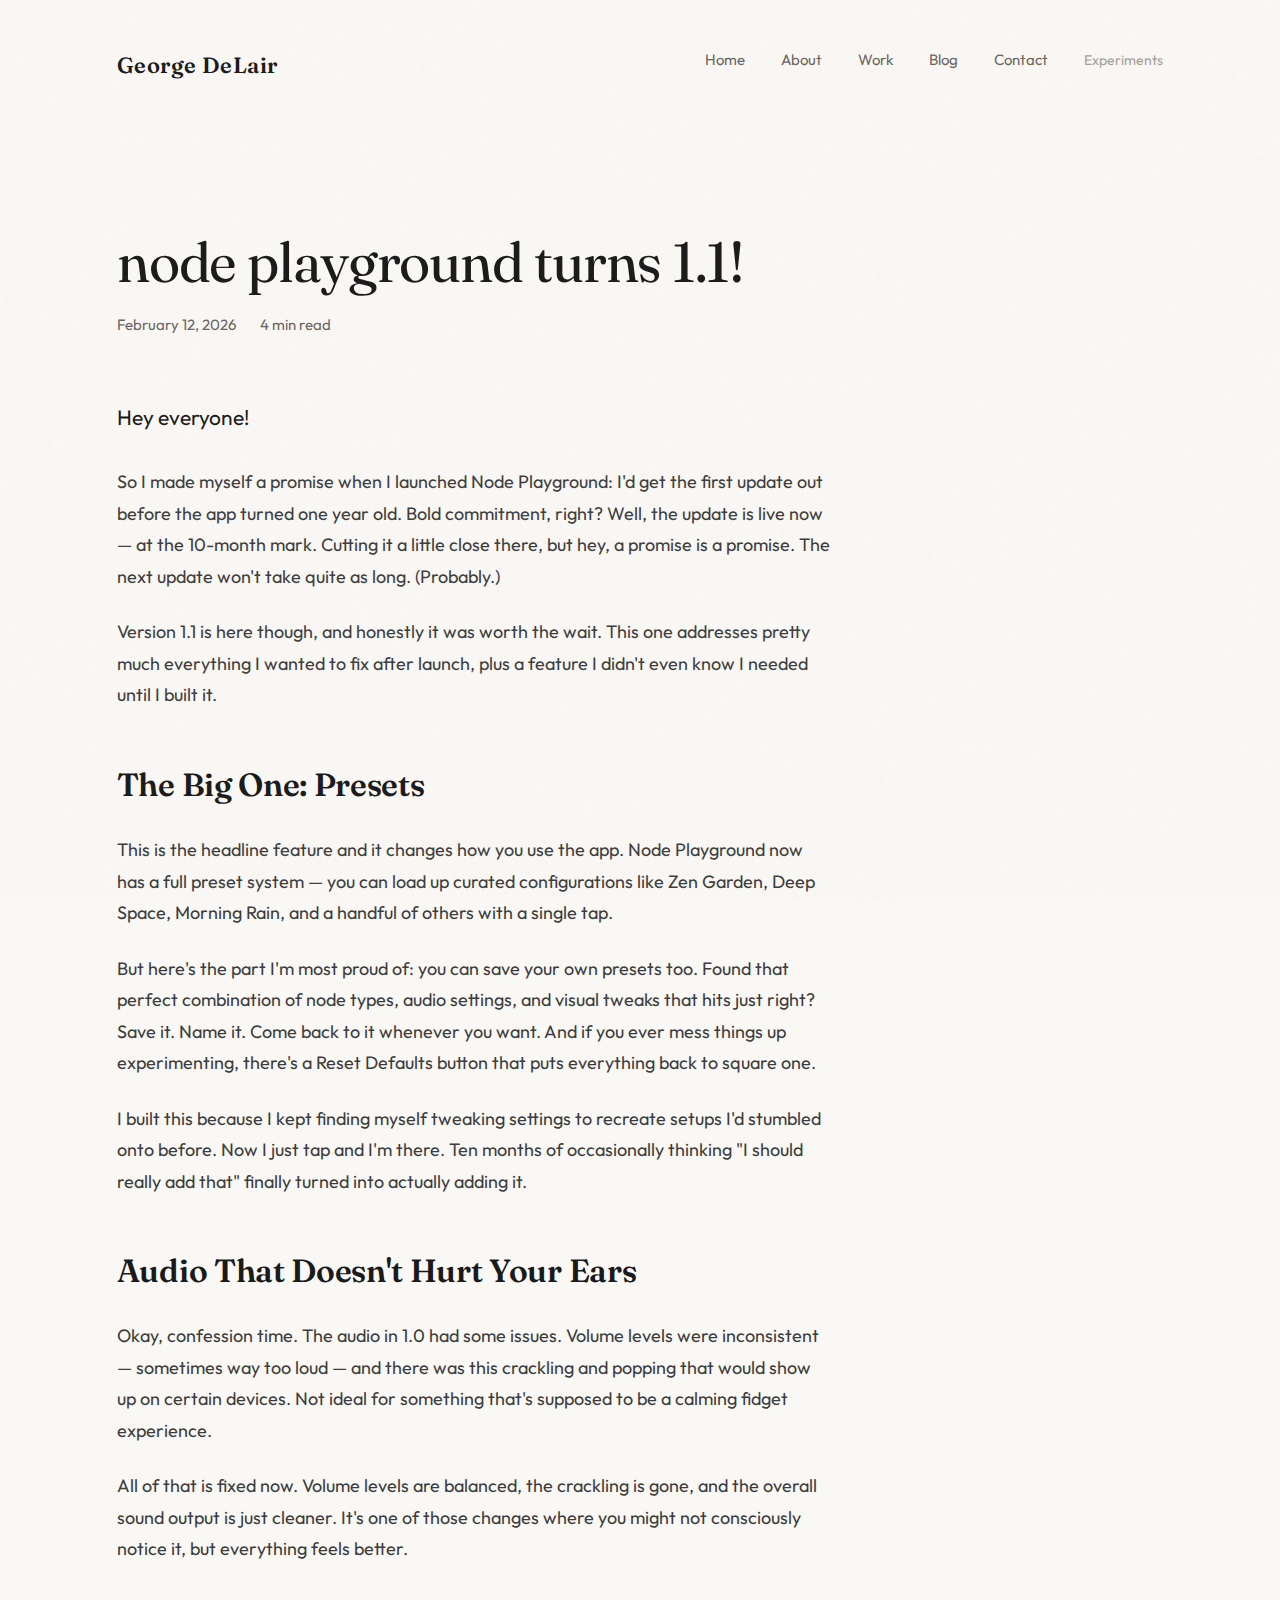
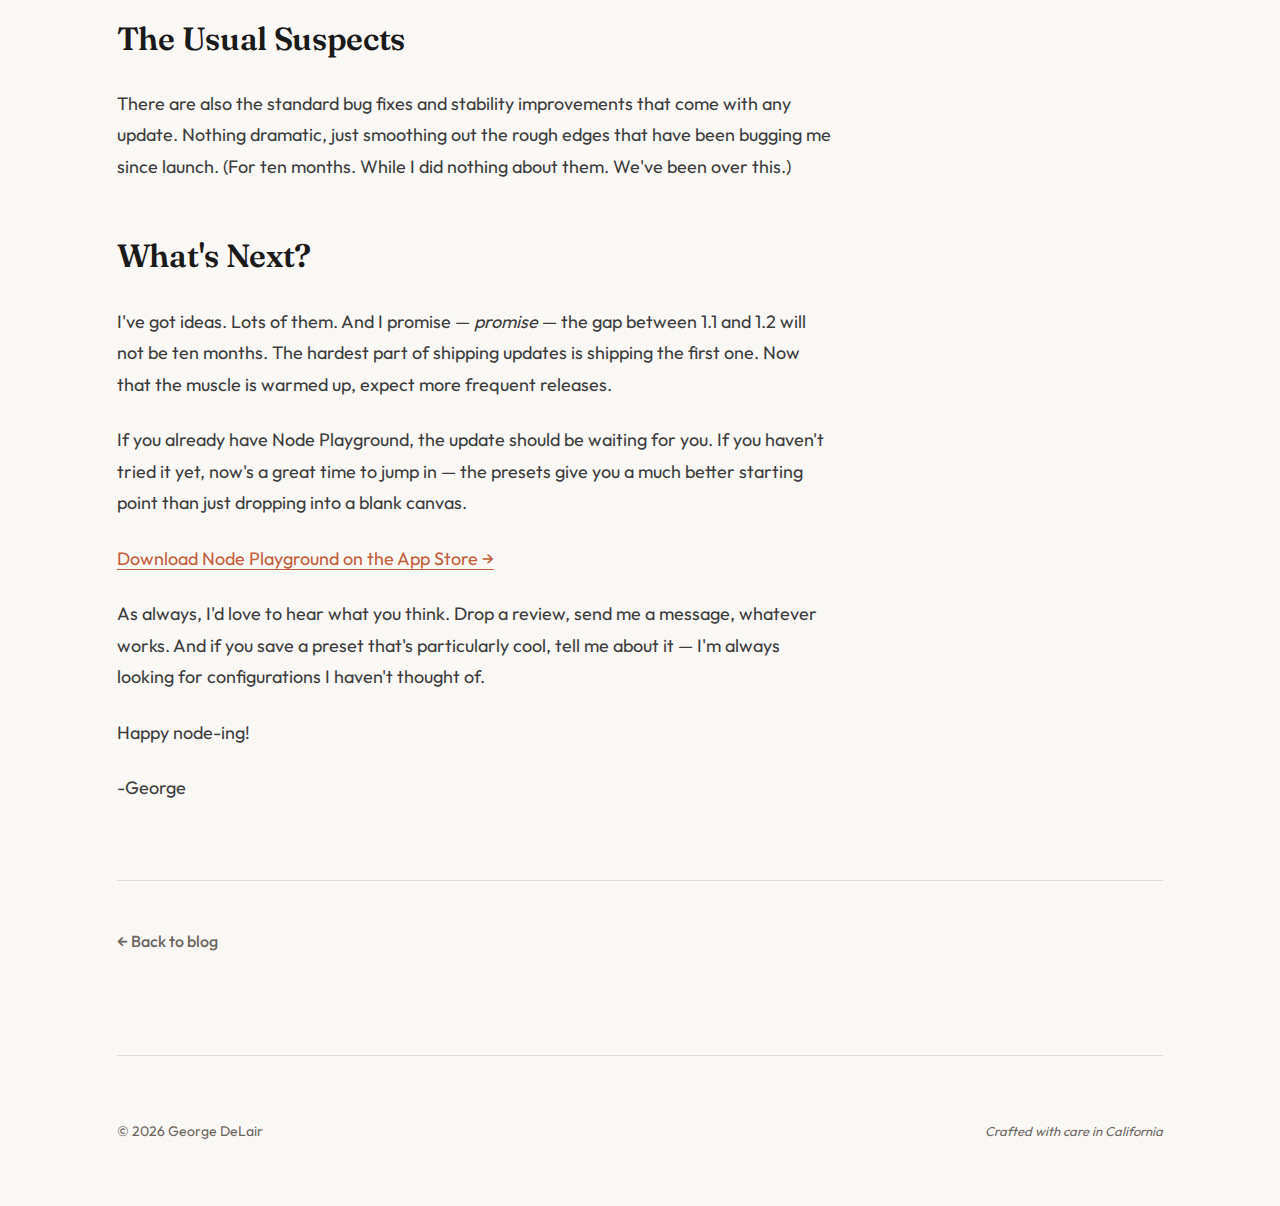
<file: blog/node-playground-turns-1-1/index.html>
<!DOCTYPE html>
<html lang="en">

<head>
    <meta charset="UTF-8" />
    <meta name="viewport" content="width=device-width, initial-scale=1.0" />
    <meta name="description"
        content="Node Playground turns 1.1! Version 1.1 brings presets, improved audio, and bug fixes to the iOS fidget app." />
    <title>node playground turns 1.1! | George DeLair</title>
    <link rel="canonical" href="https://georgedelair.com/blog/node-playground-turns-1-1/">

    <!-- Open Graph -->
    <meta property="og:type" content="article">
    <meta property="og:url" content="https://georgedelair.com/blog/node-playground-turns-1-1/">
    <meta property="og:title" content="node playground turns 1.1! | George DeLair">
    <meta property="og:description"
        content="Node Playground turns 1.1! Version 1.1 brings presets, improved audio, and bug fixes to the iOS fidget app.">
    <meta property="og:image" content="https://georgedelair.com/og-image.png">
    <meta property="article:author" content="George DeLair">
    <meta property="article:published_time" content="2026-02-12">

    <!-- Twitter Card -->
    <meta name="twitter:card" content="summary_large_image">
    <meta name="twitter:title" content="node playground turns 1.1! | George DeLair">
    <meta name="twitter:description"
        content="Node Playground turns 1.1! Version 1.1 brings presets, improved audio, and bug fixes to the iOS fidget app.">
    <meta name="twitter:image" content="https://georgedelair.com/og-image.png">

    <!-- Structured Data -->
    <script type="application/ld+json">
    {
      "@context": "https://schema.org",
      "@type": "BlogPosting",
      "headline": "node playground turns 1.1!",
      "datePublished": "2026-02-12",
      "author": {
        "@type": "Person",
        "name": "George DeLair",
        "url": "https://georgedelair.com"
      },
      "publisher": {
        "@type": "Person",
        "name": "George DeLair",
        "url": "https://georgedelair.com"
      },
      "description": "Node Playground turns 1.1! Version 1.1 brings presets, improved audio, and bug fixes to the iOS fidget app.",
      "url": "https://georgedelair.com/blog/node-playground-turns-1-1/"
    }
    </script>

    <link rel="preconnect" href="https://fonts.googleapis.com" />
    <link rel="preconnect" href="https://fonts.gstatic.com" crossorigin />
    <link
        href="https://fonts.googleapis.com/css2?family=Fraunces:opsz,wght@9..144,300;9..144,400;9..144,600;9..144,700&family=Outfit:wght@300;400;500;600&display=swap"
        rel="stylesheet" />
    <link rel="stylesheet" href="../../styles.css" />

    <!-- Google tag (gtag.js) -->
    <script async src="https://www.googletagmanager.com/gtag/js?id=G-FT2CND9M50"></script>
    <script>
        window.dataLayer = window.dataLayer || [];
        function gtag() { dataLayer.push(arguments); }
        gtag('js', new Date());
        gtag('config', 'G-FT2CND9M50');
    </script>
</head>

<body>
    <!-- Masthead -->
    <header class="masthead">
        <div class="container masthead-inner">
            <a class="brand" href="/">George DeLair</a>

            <nav class="nav" aria-label="Primary navigation">
                <a href="/" class="nav-link">Home</a>
                <a href="/#about" class="nav-link">About</a>
                <a href="/#work" class="nav-link">Work</a>
                <a href="/blog/" class="nav-link">Blog</a>
                <a href="/#contact" class="nav-link">Contact</a>
                <a href="https://experiments.georgedelair.com/" class="nav-link-subtle" target="_blank"
                    rel="noopener noreferrer">Experiments</a>
            </nav>
        </div>
    </header>

    <main class="container">
        <!-- Post -->
        <article class="post">
            <header class="post-header">
                <h1 class="post-title">node playground turns 1.1!</h1>
                <div class="post-meta">
                    <time class="post-date">February 12, 2026</time>
                    <span class="post-reading-time">4 min read</span>
                </div>
            </header>

            <div class="post-content">
                <p>Hey everyone!</p>

                <p>So I made myself a promise when I launched Node Playground: I'd get the first update out before the
                    app turned one year old. Bold commitment, right? Well, the update is live now — at the 10-month
                    mark. Cutting it a little close there, but hey, a promise is a promise. The next update won't take
                    quite as long. (Probably.)</p>

                <p>Version 1.1 is here though, and honestly it was worth the wait. This one addresses pretty much
                    everything I wanted to fix after launch, plus a feature I didn't even know I needed until I built
                    it.</p>

                <h2>The Big One: Presets</h2>

                <p>This is the headline feature and it changes how you use the app. Node Playground now has a full
                    preset system — you can load up curated configurations like Zen Garden, Deep Space, Morning Rain,
                    and a handful of others with a single tap.</p>

                <p>But here's the part I'm most proud of: you can save your own presets too. Found that perfect
                    combination of node types, audio settings, and visual tweaks that hits just right? Save it. Name it.
                    Come back to it whenever you want. And if you ever mess things up experimenting, there's a Reset
                    Defaults button that puts everything back to square one.</p>

                <p>I built this because I kept finding myself tweaking settings to recreate setups I'd stumbled onto
                    before. Now I just tap and I'm there. Ten months of occasionally thinking "I should really add that"
                    finally turned into actually adding it.</p>

                <h2>Audio That Doesn't Hurt Your Ears</h2>

                <p>Okay, confession time. The audio in 1.0 had some issues. Volume levels were inconsistent — sometimes
                    way too loud — and there was this crackling and popping that would show up on certain devices. Not
                    ideal for something that's supposed to be a calming fidget experience.</p>

                <p>All of that is fixed now. Volume levels are balanced, the crackling is gone, and the overall sound
                    output is just cleaner. It's one of those changes where you might not consciously notice it, but
                    everything feels better.</p>

                <h2>The Usual Suspects</h2>

                <p>There are also the standard bug fixes and stability improvements that come with any update. Nothing
                    dramatic, just smoothing out the rough edges that have been bugging me since launch. (For ten months.
                    While I did nothing about them. We've been over this.)</p>

                <h2>What's Next?</h2>

                <p>I've got ideas. Lots of them. And I promise — <em>promise</em> — the gap between 1.1 and 1.2 will
                    not be ten months. The hardest part of shipping updates is shipping the first one. Now that the
                    muscle is warmed up, expect more frequent releases.</p>

                <p>If you already have Node Playground, the update should be waiting for you. If you haven't tried it
                    yet, now's a great time to jump in — the presets give you a much better starting point than just
                    dropping into a blank canvas.</p>

                <p><a href="https://apps.apple.com/us/app/node-playground/id6743446726" target="_blank"
                        rel="noopener noreferrer">Download Node Playground on the App Store &rarr;</a></p>

                <p>As always, I'd love to hear what you think. Drop a review, send me a message, whatever works. And if
                    you save a preset that's particularly cool, tell me about it — I'm always looking for configurations
                    I haven't thought of.</p>

                <p>Happy node-ing!</p>

                <p>-George</p>
            </div>

            <nav class="post-nav">
                <a href="/blog/" class="post-nav-link">&larr; Back to blog</a>
            </nav>
        </article>

        <!-- Footer -->
        <footer class="footer">
            <p class="footer-text">© 2026 George DeLair</p>
            <p class="footer-tagline">Crafted with care in California</p>
        </footer>
    </main>
</body>

</html>
</file>
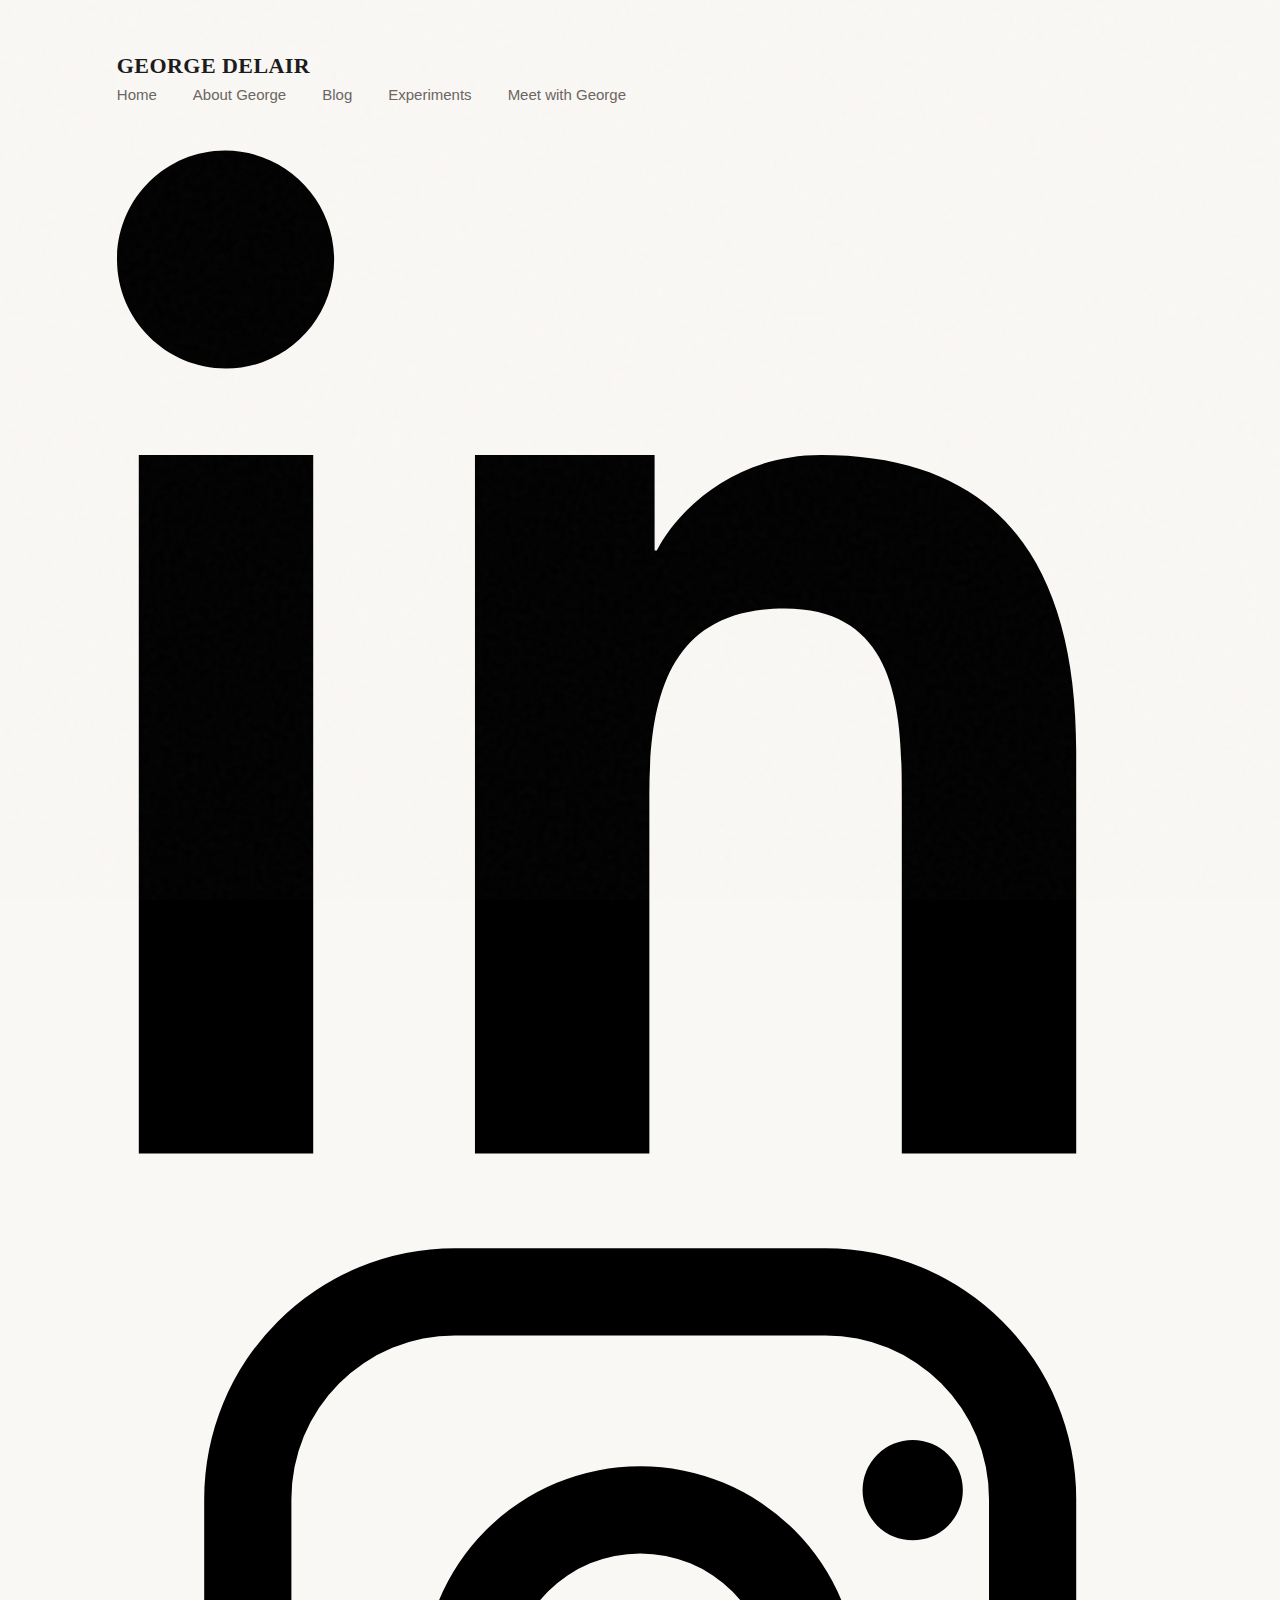
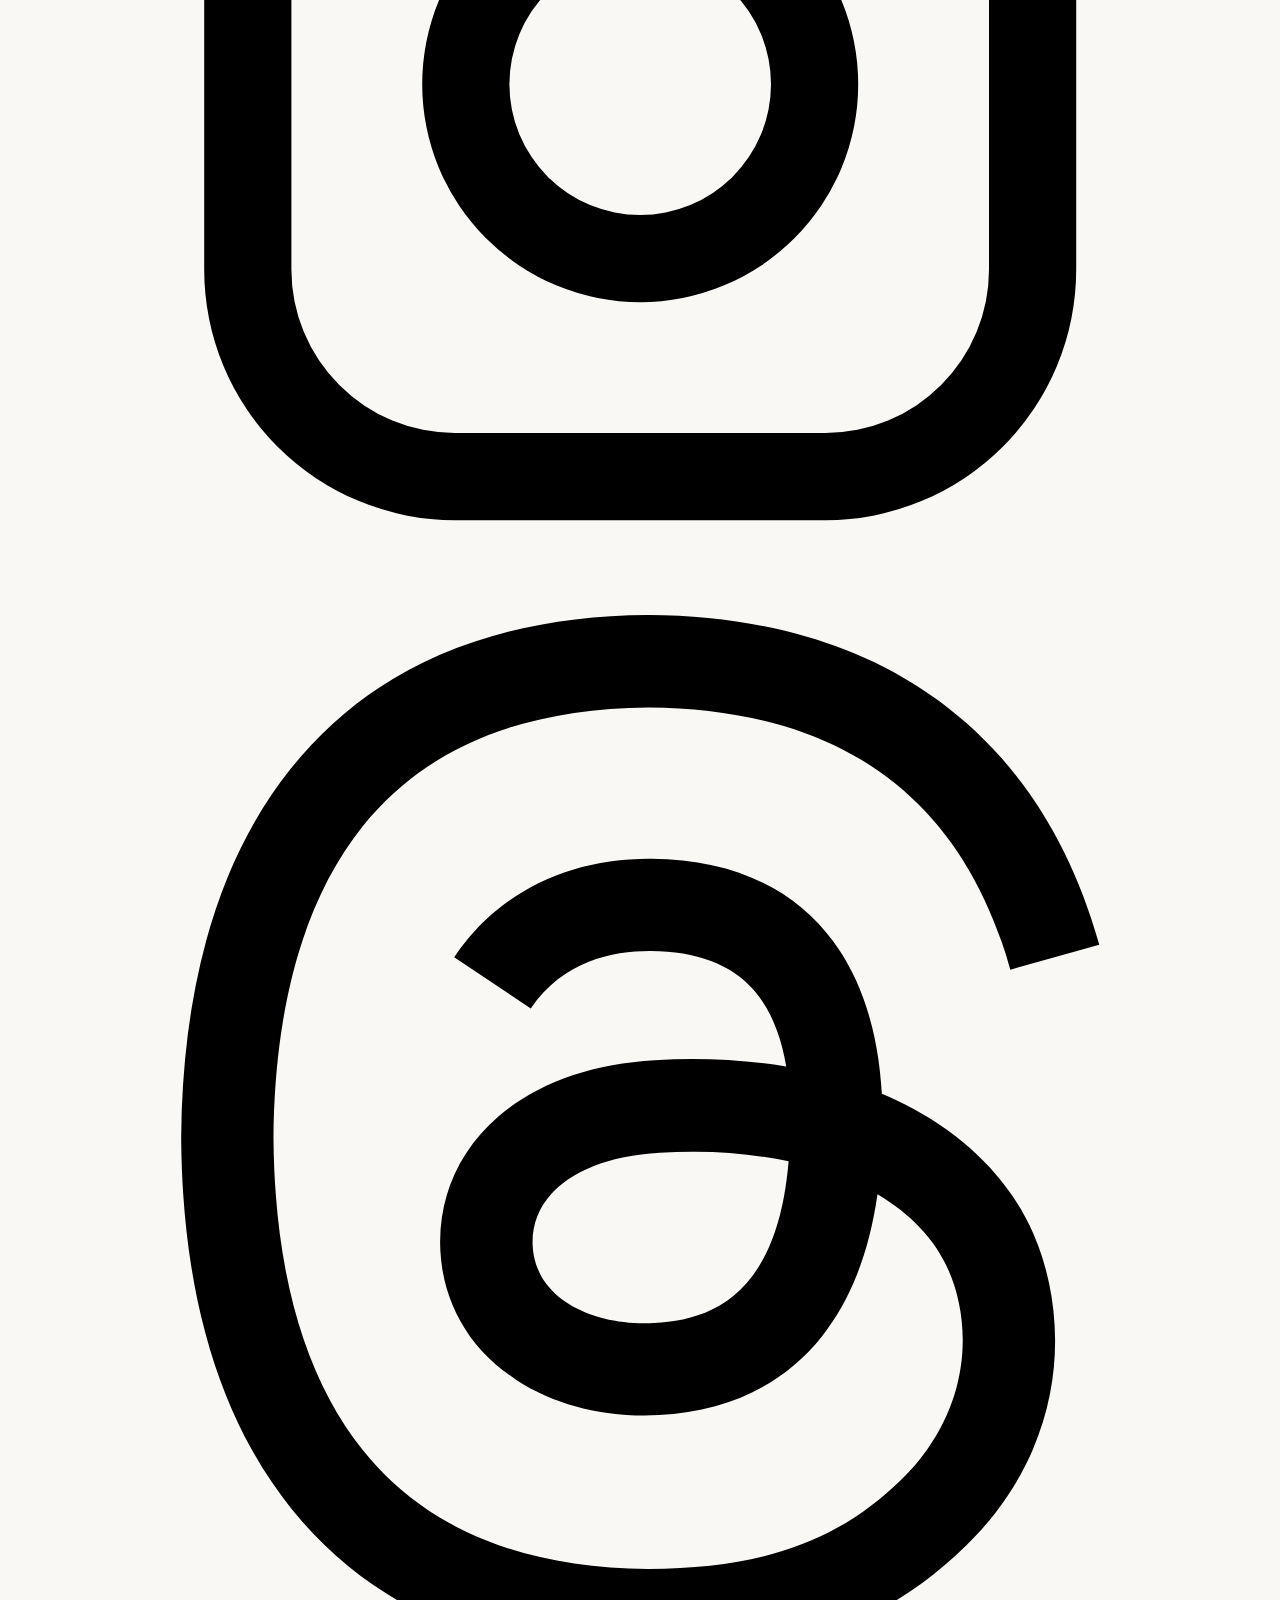
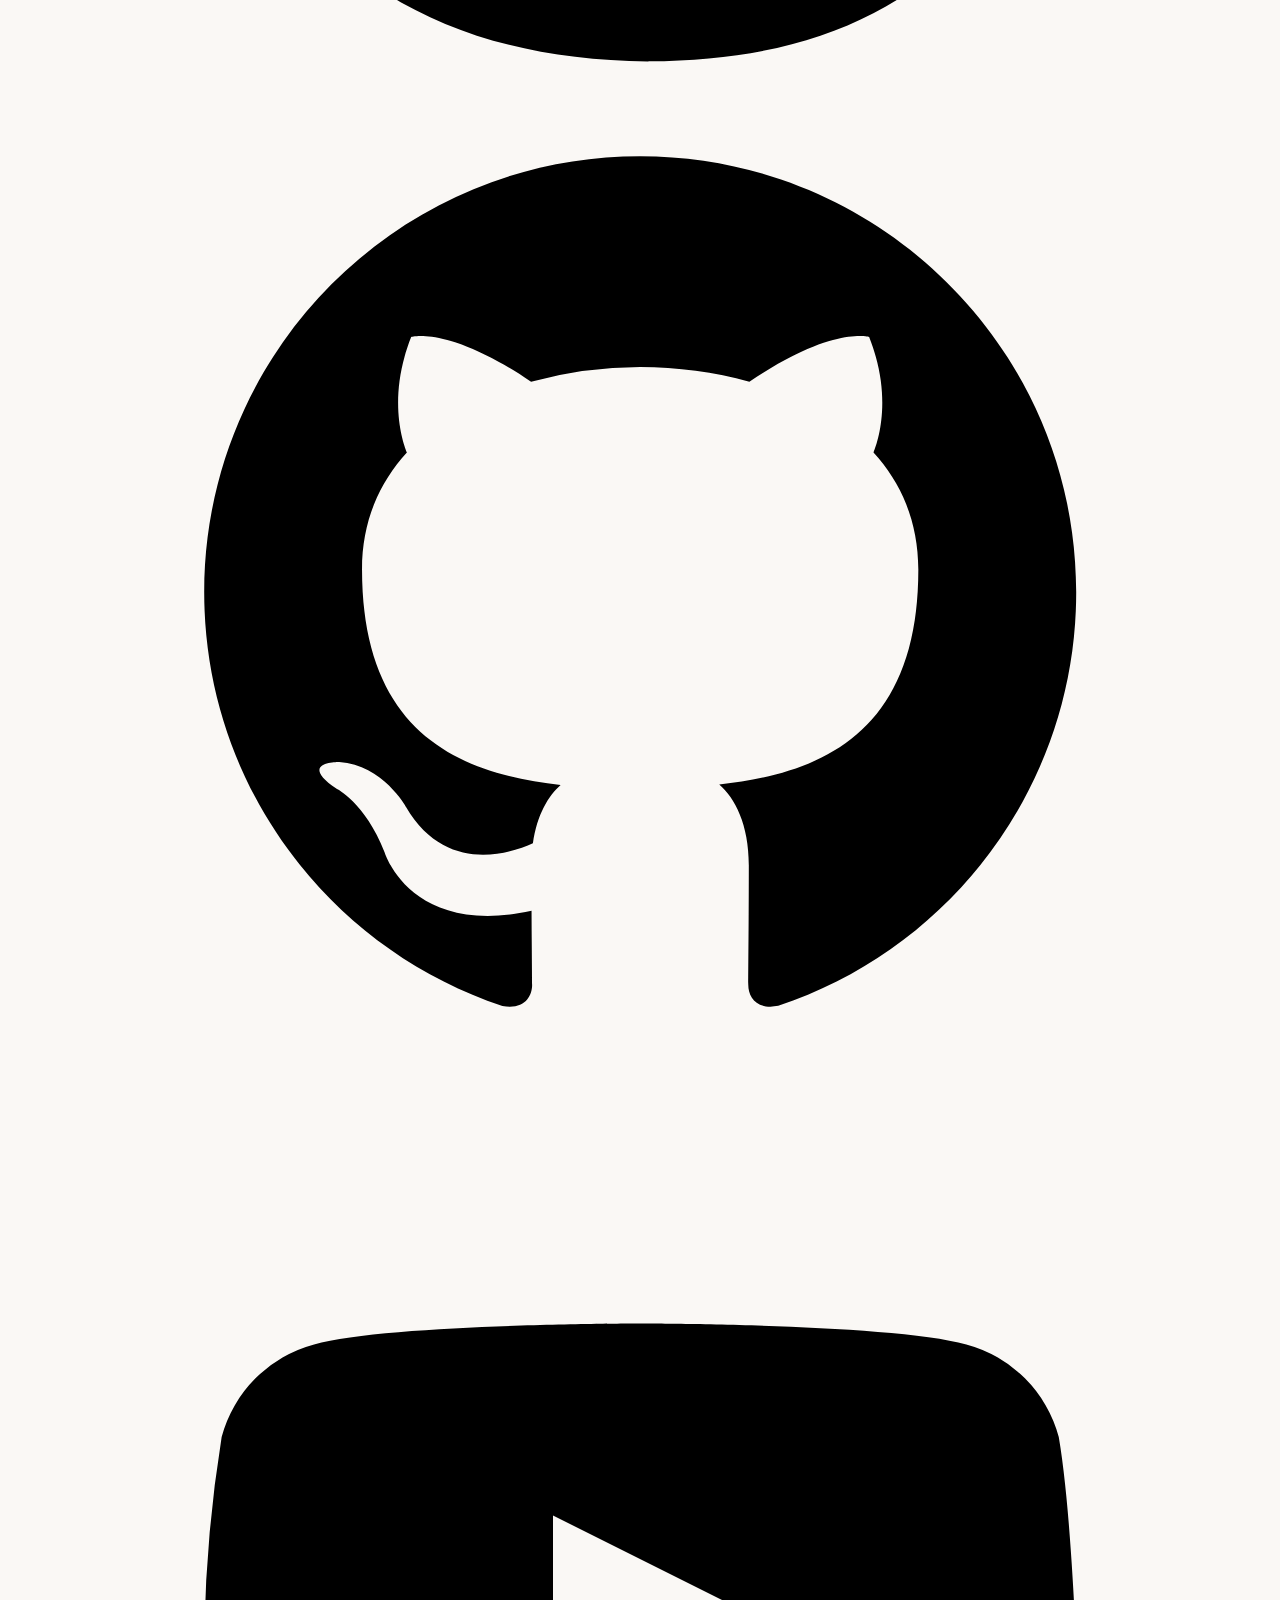
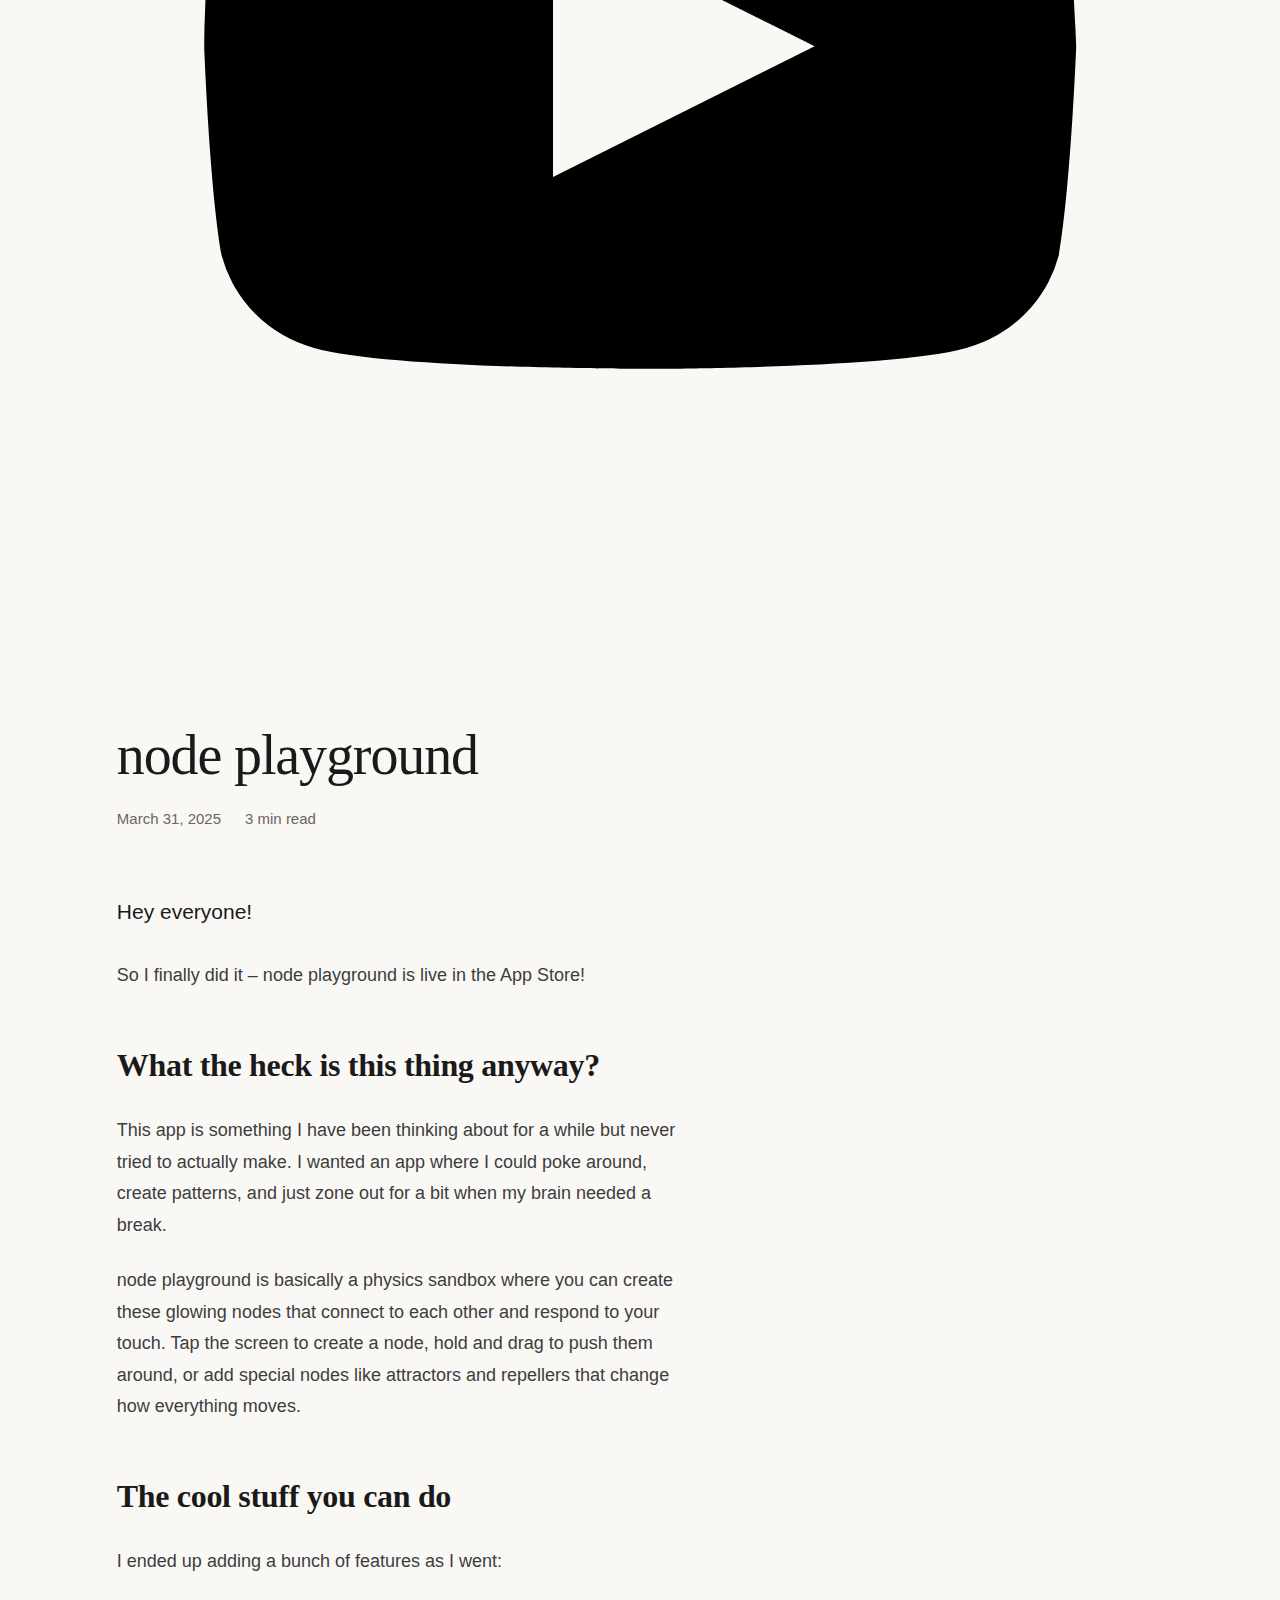
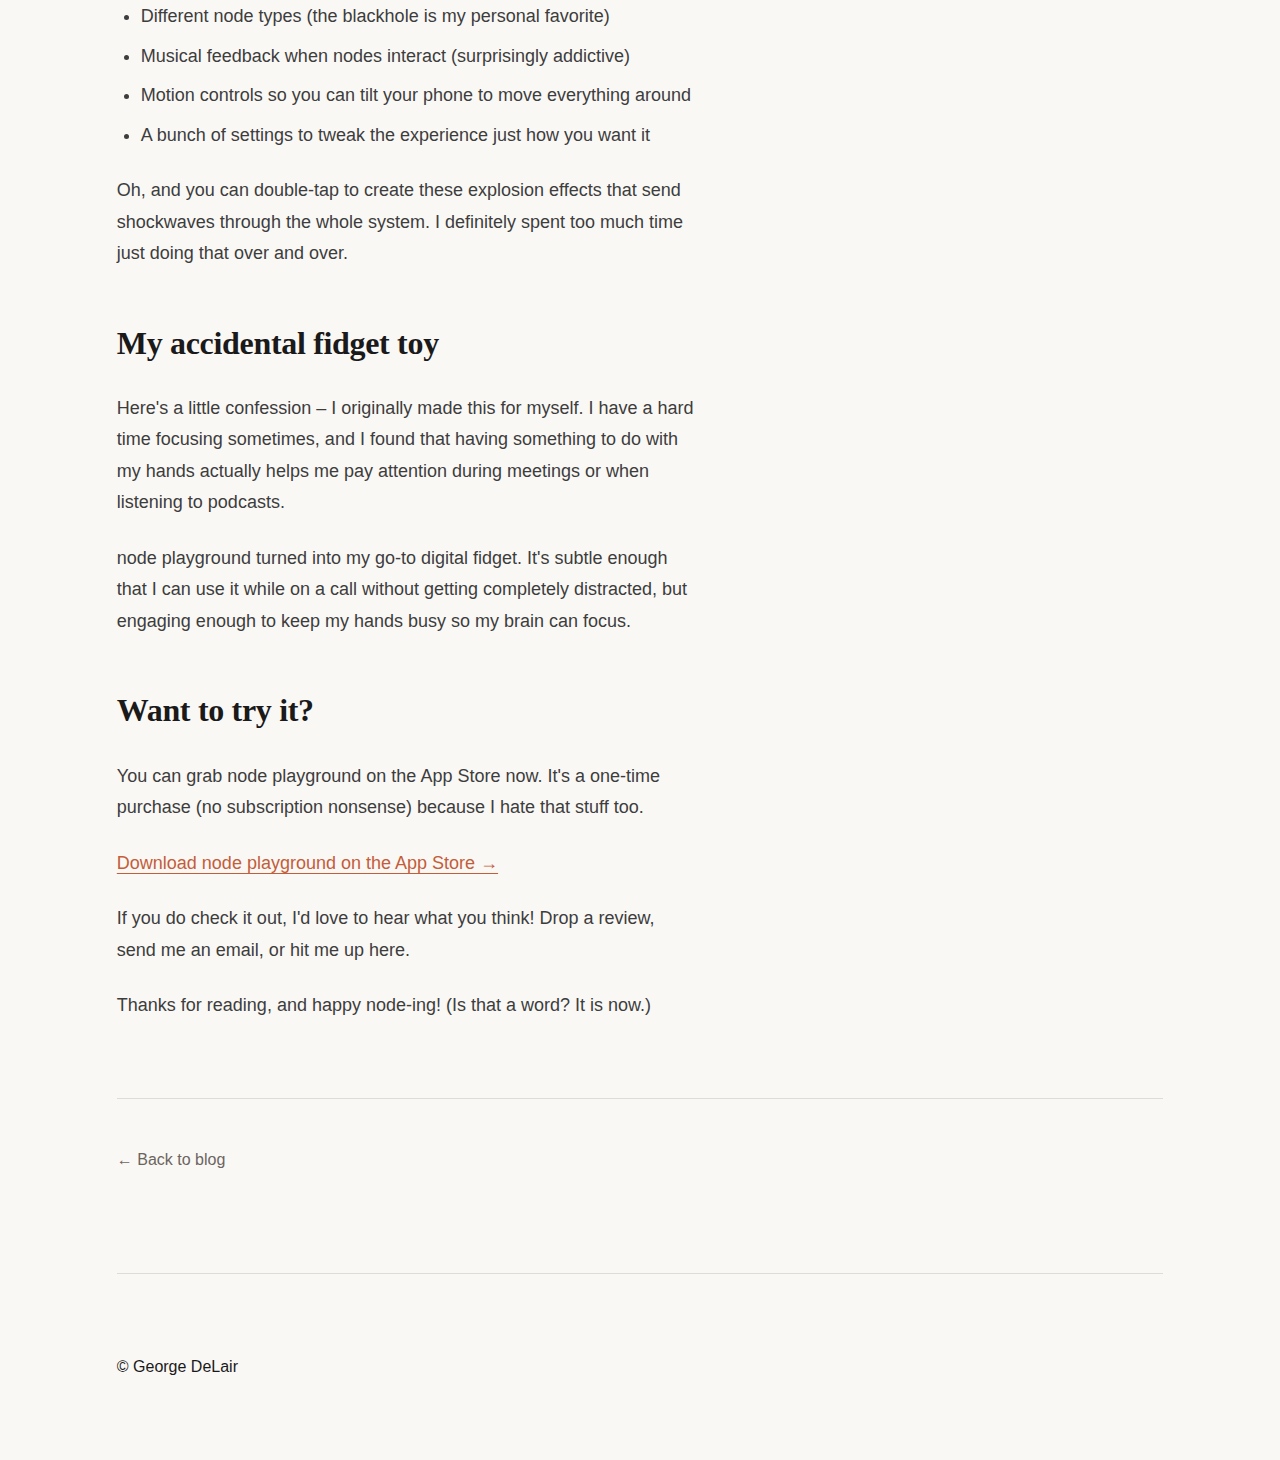
<file: blog/node-playground/index.html>
<!DOCTYPE html>
<html lang="en">

<head>
    <meta charset="UTF-8" />
    <meta name="viewport" content="width=device-width, initial-scale=1.0" />
    <meta name="description"
        content="node playground is live in the App Store! A physics sandbox app where you can create glowing nodes that connect and respond to your touch." />
    <title>node playground | George DeLair</title>
    <link rel="canonical" href="https://georgedelair.com/blog/node-playground/">

    <!-- Open Graph -->
    <meta property="og:type" content="article">
    <meta property="og:url" content="https://georgedelair.com/blog/node-playground/">
    <meta property="og:title" content="node playground | George DeLair">
    <meta property="og:description" content="node playground is live in the App Store! A physics sandbox app where you can create glowing nodes that connect and respond to your touch.">
    <meta property="og:image" content="https://georgedelair.com/og-image.png">
    <meta property="article:author" content="George DeLair">
    <meta property="article:published_time" content="2025-03-31">

    <!-- Twitter Card -->
    <meta name="twitter:card" content="summary_large_image">
    <meta name="twitter:title" content="node playground | George DeLair">
    <meta name="twitter:description" content="node playground is live in the App Store! A physics sandbox app where you can create glowing nodes that connect and respond to your touch.">
    <meta name="twitter:image" content="https://georgedelair.com/og-image.png">

    <!-- Structured Data -->
    <script type="application/ld+json">
    {
      "@context": "https://schema.org",
      "@type": "BlogPosting",
      "headline": "node playground",
      "datePublished": "2025-03-31",
      "author": {
        "@type": "Person",
        "name": "George DeLair",
        "url": "https://georgedelair.com"
      },
      "publisher": {
        "@type": "Person",
        "name": "George DeLair",
        "url": "https://georgedelair.com"
      },
      "description": "node playground is live in the App Store! A physics sandbox app where you can create glowing nodes that connect and respond to your touch.",
      "url": "https://georgedelair.com/blog/node-playground/"
    }
    </script>

    <link rel="preconnect" href="https://fonts.googleapis.com" />
    <link rel="preconnect" href="https://fonts.gstatic.com" crossorigin />
    <link href="https://fonts.googleapis.com/css2?family=Inter:wght@300;400;600;700;800&display=swap"
        rel="stylesheet" />
    <link rel="stylesheet" href="../../styles.css" />
</head>

<body>
    <!-- Masthead -->
    <header class="masthead">
        <div class="container masthead-grid">
            <!-- Left: Brand + Nav -->
            <div class="masthead-left">
                <a class="brand" href="/">GEORGE DELAIR</a>

                <nav class="nav" aria-label="Primary navigation">
                    <a href="/" class="nav-link">Home</a>
                    <a href="/#about" class="nav-link">About George</a>
                    <a href="/blog/" class="nav-link">Blog</a>
                    <a href="https://experiments.georgedelair.com/" class="nav-link">Experiments</a>
                    <a href="/meet/" class="nav-link">Meet with George</a>
                </nav>
            </div>

            <!-- Center: Social -->
            <div class="masthead-center" aria-label="Social links">
                <a class="icon-link" href="https://www.linkedin.com/in/gdelair/" target="_blank"
                    rel="noopener noreferrer" aria-label="LinkedIn">
                    <!-- LinkedIn -->
                    <svg viewBox="0 0 24 24" aria-hidden="true">
                        <path
                            d="M4.98 3.5C4.98 4.88 3.87 6 2.5 6S0 4.88 0 3.5 1.11 1 2.48 1s2.5 1.12 2.5 2.5ZM.5 24h4V7.98h-4V24ZM8.5 7.98h3.83v2.19h.05c.53-1 1.83-2.19 3.77-2.19C20 7.98 22 10.2 22 14.78V24h-4v-8.09c0-1.93-.03-4.41-2.69-4.41-2.69 0-3.1 2.1-3.1 4.27V24h-4V7.98Z">
                        </path>
                    </svg>
                </a>

                <a class="icon-link" href="https://www.instagram.com/georgedelair/" target="_blank"
                    rel="noopener noreferrer" aria-label="Instagram">
                    <!-- Instagram -->
                    <svg viewBox="0 0 24 24" aria-hidden="true">
                        <path
                            d="M7.75 2h8.5A5.75 5.75 0 0 1 22 7.75v8.5A5.75 5.75 0 0 1 16.25 22h-8.5A5.75 5.75 0 0 1 2 16.25v-8.5A5.75 5.75 0 0 1 7.75 2Zm0 2A3.75 3.75 0 0 0 4 7.75v8.5A3.75 3.75 0 0 0 7.75 20h8.5A3.75 3.75 0 0 0 20 16.25v-8.5A3.75 3.75 0 0 0 16.25 4h-8.5ZM12 7a5 5 0 1 1 0 10 5 5 0 0 1 0-10Zm0 2a3 3 0 1 0 0 6 3 3 0 0 0 0-6Zm6.25-2.6a1.15 1.15 0 1 1 0 2.3 1.15 1.15 0 0 1 0-2.3Z">
                        </path>
                    </svg>
                </a>

                <a class="icon-link" href="https://www.threads.net/@georgedelair" target="_blank"
                    rel="noopener noreferrer" aria-label="Threads">
                    <!-- Threads -->
                    <svg viewBox="0 0 24 24" aria-hidden="true">
                        <path
                            d="M12.186 24h-.007c-3.581-.024-6.334-1.205-8.184-3.509C2.35 18.44 1.5 15.586 1.472 12.01v-.017c.03-3.579.879-6.43 2.525-8.482C5.845 1.205 8.6.024 12.18 0h.014c2.746.02 5.043.725 6.826 2.098 1.677 1.29 2.858 3.13 3.509 5.467l-2.04.569c-1.104-3.96-3.898-5.984-8.304-6.015-2.91.022-5.11.936-6.54 2.717C4.307 6.504 3.616 8.914 3.589 12c.027 3.086.718 5.496 2.057 7.164 1.43 1.783 3.631 2.698 6.54 2.717 2.623-.02 4.358-.631 5.8-2.045 1.647-1.613 1.618-3.593 1.09-4.798-.31-.71-.873-1.3-1.634-1.75-.192 1.352-.622 2.446-1.284 3.272-.886 1.102-2.14 1.704-3.73 1.79-1.202.065-2.361-.218-3.259-.801-1.063-.689-1.685-1.74-1.752-2.964-.065-1.19.408-2.285 1.33-3.082.88-.76 2.119-1.207 3.583-1.291a13.853 13.853 0 0 1 3.02.142c-.126-.742-.375-1.332-.75-1.757-.513-.586-1.308-.883-2.359-.89h-.029c-.844 0-1.992.232-2.721 1.32L7.734 7.847c.98-1.454 2.568-2.256 4.478-2.256h.044c3.194.02 5.097 1.975 5.287 5.388.108.046.216.094.321.142 1.49.7 2.58 1.761 3.154 3.07.797 1.82.871 4.79-1.548 7.158-1.85 1.81-4.094 2.628-7.277 2.65Zm1.003-11.69c-.242 0-.487.007-.739.021-1.836.103-2.98.946-2.916 2.143.067 1.256 1.452 1.839 2.784 1.767 1.224-.065 2.818-.543 3.086-3.71a10.5 10.5 0 0 0-2.215-.221z">
                        </path>
                    </svg>
                </a>

                <a class="icon-link" href="https://github.com/gdelair" target="_blank"
                    rel="noopener noreferrer" aria-label="GitHub">
                    <!-- GitHub -->
                    <svg viewBox="0 0 24 24" aria-hidden="true">
                        <path
                            d="M12 2C6.477 2 2 6.477 2 12c0 4.42 2.865 8.17 6.839 9.49.5.092.682-.217.682-.482 0-.237-.008-.866-.013-1.7-2.782.603-3.369-1.34-3.369-1.34-.454-1.156-1.11-1.463-1.11-1.463-.908-.62.069-.608.069-.608 1.003.07 1.531 1.03 1.531 1.03.892 1.529 2.341 1.087 2.91.832.092-.647.35-1.088.636-1.338-2.22-.253-4.555-1.11-4.555-4.943 0-1.091.39-1.984 1.029-2.683-.103-.253-.446-1.27.098-2.647 0 0 .84-.269 2.75 1.025A9.578 9.578 0 0112 6.836c.85.004 1.705.114 2.504.336 1.909-1.294 2.747-1.025 2.747-1.025.546 1.377.203 2.394.1 2.647.64.699 1.028 1.592 1.028 2.683 0 3.842-2.339 4.687-4.566 4.935.359.309.678.919.678 1.852 0 1.336-.012 2.415-.012 2.743 0 .267.18.578.688.48C19.138 20.167 22 16.418 22 12c0-5.523-4.477-10-10-10z">
                        </path>
                    </svg>
                </a>

                <a class="icon-link" href="https://www.youtube.com/@GeorgeDeLair" target="_blank"
                    rel="noopener noreferrer" aria-label="YouTube">
                    <!-- YouTube -->
                    <svg viewBox="0 0 24 24" aria-hidden="true">
                        <path
                            d="M21.6 7.2a3 3 0 0 0-2.12-2.12C17.8 4.6 12 4.6 12 4.6s-5.8 0-7.48.48A3 3 0 0 0 2.4 7.2 31.4 31.4 0 0 0 2 12s.12 3.2.4 4.8a3 3 0 0 0 2.12 2.12c1.68.48 7.48.48 7.48.48s5.8 0 7.48-.48a3 3 0 0 0 2.12-2.12c.28-1.6.4-4.8.4-4.8s-.12-3.2-.4-4.8ZM10 15V9l6 3-6 3Z">
                        </path>
                    </svg>
                </a>
            </div>

            <!-- Right: empty -->
            <div class="masthead-right"></div>
        </div>
    </header>

    <main class="container">
        <div class="rule"></div>

        <!-- Post -->
        <article class="post">
            <header class="post-header">
                <h1 class="post-title">node playground</h1>
                <div class="post-meta">
                    <time class="post-date">March 31, 2025</time>
                    <span class="post-reading-time">3 min read</span>
                </div>
            </header>

            <div class="post-content">
                <p>Hey everyone!</p>

                <p>So I finally did it – node playground is live in the App Store!</p>

                <h2>What the heck is this thing anyway?</h2>
                <p>This app is something I have been thinking about for a while but never tried to actually make. I wanted an app where I could poke around, create patterns, and just zone out for a bit when my brain needed a break.</p>

                <p>node playground is basically a physics sandbox where you can create these glowing nodes that connect to each other and respond to your touch. Tap the screen to create a node, hold and drag to push them around, or add special nodes like attractors and repellers that change how everything moves.</p>

                <h2>The cool stuff you can do</h2>
                <p>I ended up adding a bunch of features as I went:</p>

                <ul>
                    <li>Different node types (the blackhole is my personal favorite)</li>
                    <li>Musical feedback when nodes interact (surprisingly addictive)</li>
                    <li>Motion controls so you can tilt your phone to move everything around</li>
                    <li>A bunch of settings to tweak the experience just how you want it</li>
                </ul>

                <p>Oh, and you can double-tap to create these explosion effects that send shockwaves through the whole system. I definitely spent too much time just doing that over and over.</p>

                <h2>My accidental fidget toy</h2>
                <p>Here's a little confession – I originally made this for myself. I have a hard time focusing sometimes, and I found that having something to do with my hands actually helps me pay attention during meetings or when listening to podcasts.</p>

                <p>node playground turned into my go-to digital fidget. It's subtle enough that I can use it while on a call without getting completely distracted, but engaging enough to keep my hands busy so my brain can focus.</p>

                <h2>Want to try it?</h2>
                <p>You can grab node playground on the App Store now. It's a one-time purchase (no subscription nonsense) because I hate that stuff too.</p>

                <p><a href="https://apps.apple.com/us/app/node-playground/id6743446726" target="_blank" rel="noopener noreferrer">Download node playground on the App Store →</a></p>

                <p>If you do check it out, I'd love to hear what you think! Drop a review, send me an email, or hit me up here.</p>

                <p>Thanks for reading, and happy node-ing! (Is that a word? It is now.)</p>
            </div>

            <nav class="post-nav">
                <a href="/blog/" class="post-nav-link">← Back to blog</a>
            </nav>
        </article>

        <footer class="footer">
            <p>© George DeLair</p>
        </footer>
    </main>
</body>

</html>
</file>
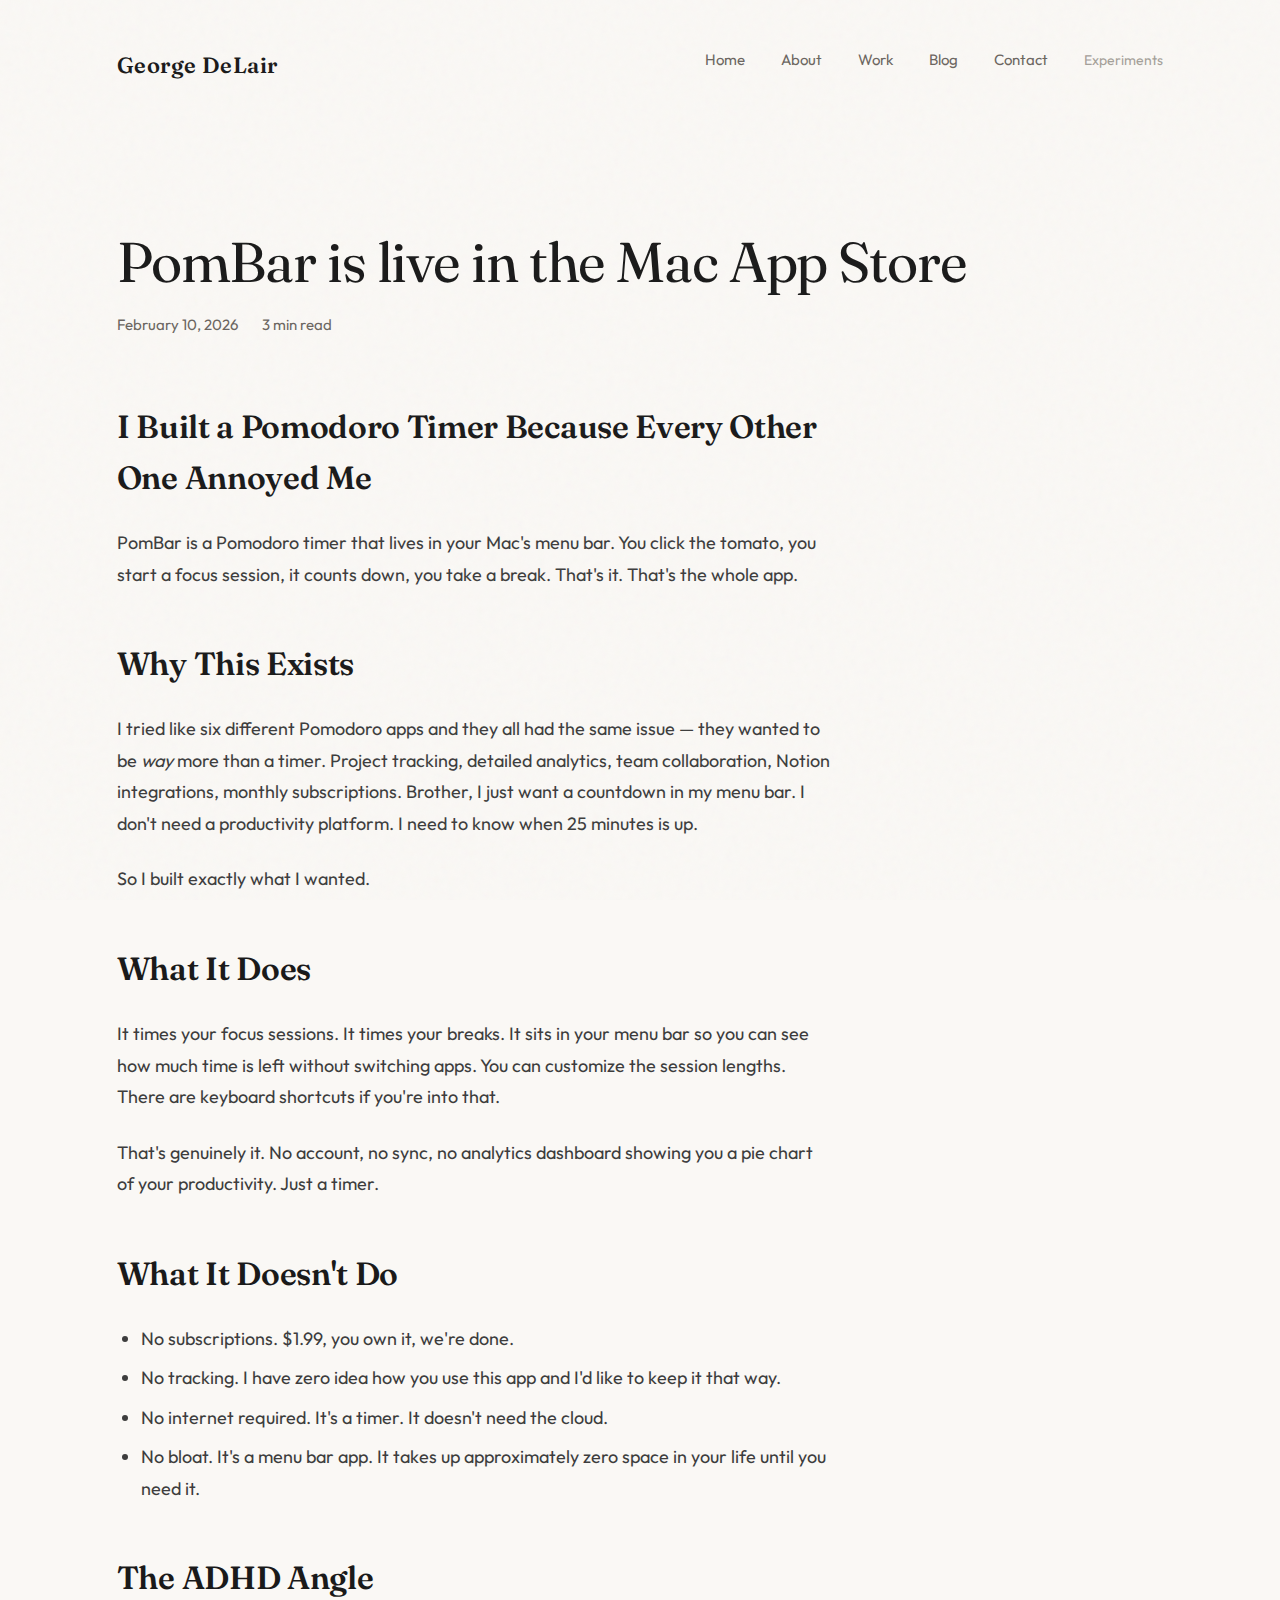
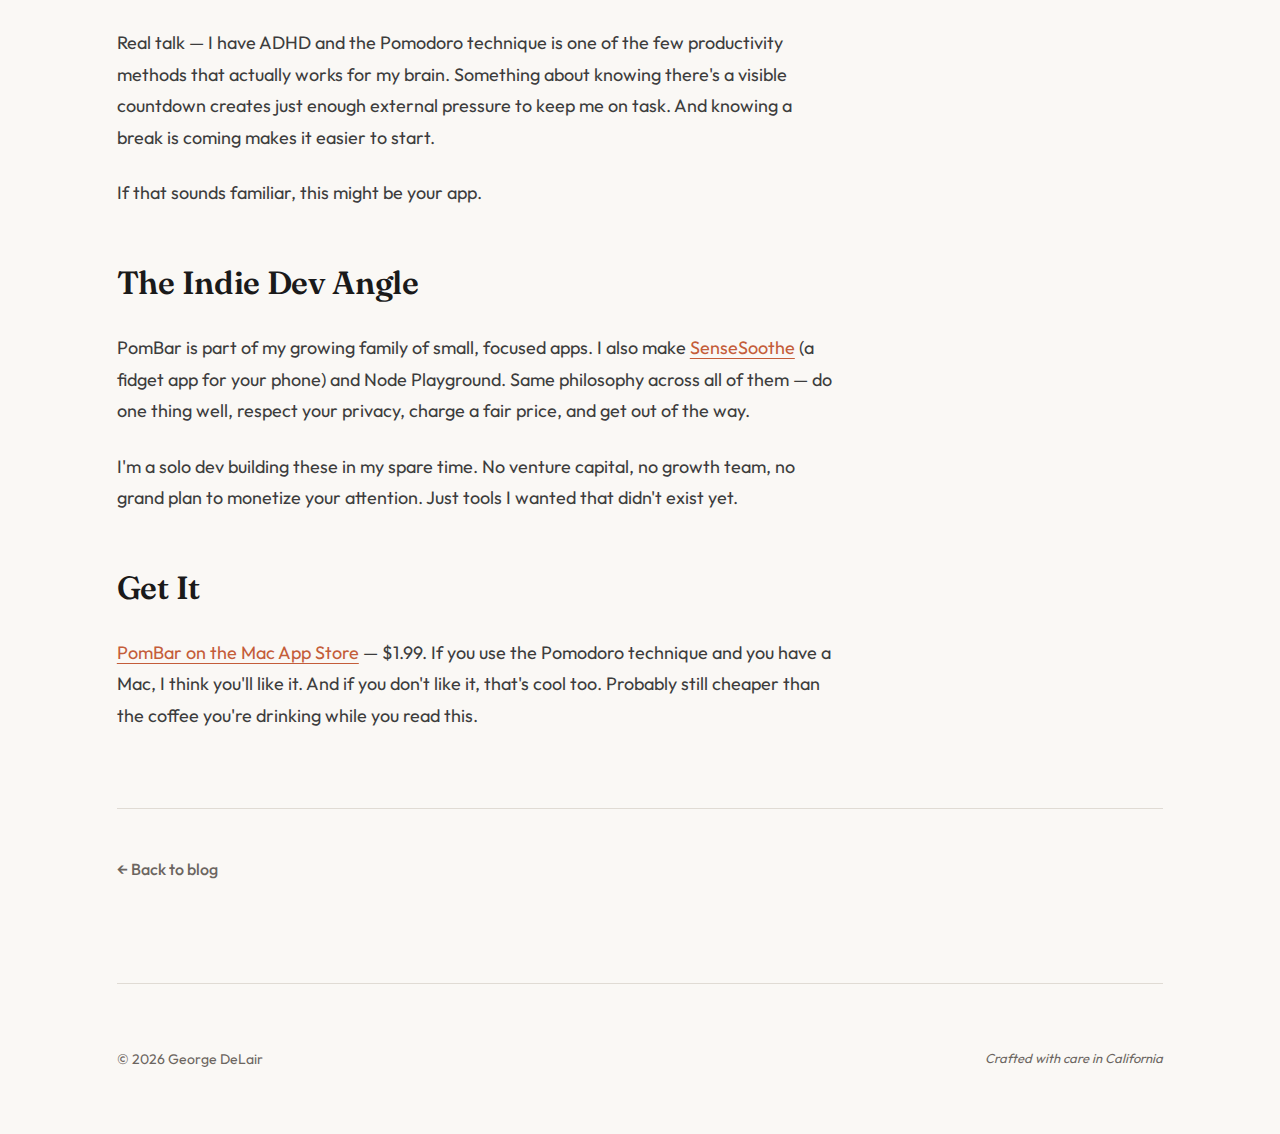
<file: blog/pombar/index.html>
<!DOCTYPE html>
<html lang="en">

<head>
    <meta charset="UTF-8" />
    <meta name="viewport" content="width=device-width, initial-scale=1.0" />
    <meta name="description"
        content="PomBar is live in the Mac App Store. A simple Pomodoro timer that lives in your menu bar — no subscriptions, no tracking, no bloat." />
    <title>PomBar is live in the Mac App Store | George DeLair</title>
    <link rel="canonical" href="https://georgedelair.com/blog/pombar/">

    <!-- Open Graph -->
    <meta property="og:type" content="article">
    <meta property="og:url" content="https://georgedelair.com/blog/pombar/">
    <meta property="og:title" content="PomBar is live in the Mac App Store | George DeLair">
    <meta property="og:description"
        content="PomBar is live in the Mac App Store. A simple Pomodoro timer that lives in your menu bar — no subscriptions, no tracking, no bloat.">
    <meta property="og:image" content="https://georgedelair.com/og-image.png">
    <meta property="article:author" content="George DeLair">
    <meta property="article:published_time" content="2026-02-10">

    <!-- Twitter Card -->
    <meta name="twitter:card" content="summary_large_image">
    <meta name="twitter:title" content="PomBar is live in the Mac App Store | George DeLair">
    <meta name="twitter:description"
        content="PomBar is live in the Mac App Store. A simple Pomodoro timer that lives in your menu bar — no subscriptions, no tracking, no bloat.">
    <meta name="twitter:image" content="https://georgedelair.com/og-image.png">

    <!-- Structured Data -->
    <script type="application/ld+json">
    {
      "@context": "https://schema.org",
      "@type": "BlogPosting",
      "headline": "PomBar is live in the Mac App Store",
      "datePublished": "2026-02-10",
      "author": {
        "@type": "Person",
        "name": "George DeLair",
        "url": "https://georgedelair.com"
      },
      "publisher": {
        "@type": "Person",
        "name": "George DeLair",
        "url": "https://georgedelair.com"
      },
      "description": "PomBar is live in the Mac App Store. A simple Pomodoro timer that lives in your menu bar — no subscriptions, no tracking, no bloat.",
      "url": "https://georgedelair.com/blog/pombar/"
    }
    </script>

    <link rel="preconnect" href="https://fonts.googleapis.com" />
    <link rel="preconnect" href="https://fonts.gstatic.com" crossorigin />
    <link
        href="https://fonts.googleapis.com/css2?family=Fraunces:opsz,wght@9..144,300;9..144,400;9..144,600;9..144,700&family=Outfit:wght@300;400;500;600&display=swap"
        rel="stylesheet" />
    <link rel="stylesheet" href="../../styles.css" />

    <!-- Google tag (gtag.js) -->
    <script async src="https://www.googletagmanager.com/gtag/js?id=G-FT2CND9M50"></script>
    <script>
        window.dataLayer = window.dataLayer || [];
        function gtag() { dataLayer.push(arguments); }
        gtag('js', new Date());
        gtag('config', 'G-FT2CND9M50');
    </script>
</head>

<body>
    <!-- Masthead -->
    <header class="masthead">
        <div class="container masthead-inner">
            <a class="brand" href="/">George DeLair</a>

            <nav class="nav" aria-label="Primary navigation">
                <a href="/" class="nav-link">Home</a>
                <a href="/#about" class="nav-link">About</a>
                <a href="/#work" class="nav-link">Work</a>
                <a href="/blog/" class="nav-link">Blog</a>
                <a href="/#contact" class="nav-link">Contact</a>
                <a href="https://experiments.georgedelair.com/" class="nav-link-subtle" target="_blank"
                    rel="noopener noreferrer">Experiments</a>
            </nav>
        </div>
    </header>

    <main class="container">
        <!-- Post -->
        <article class="post">
            <header class="post-header">
                <h1 class="post-title">PomBar is live in the Mac App Store</h1>
                <div class="post-meta">
                    <time class="post-date">February 10, 2026</time>
                    <span class="post-reading-time">3 min read</span>
                </div>
            </header>

            <div class="post-content">
                <h2>I Built a Pomodoro Timer Because Every Other One Annoyed Me</h2>

                <p>PomBar is a Pomodoro timer that lives in your Mac's menu bar. You click the tomato, you start a focus
                    session, it counts down, you take a break. That's it. That's the whole app.</p>

                <h2>Why This Exists</h2>

                <p>I tried like six different Pomodoro apps and they all had the same issue — they wanted to be <em>way</em>
                    more than a timer. Project tracking, detailed analytics, team collaboration, Notion integrations,
                    monthly subscriptions. Brother, I just want a countdown in my menu bar. I don't need a productivity
                    platform. I need to know when 25 minutes is up.</p>

                <p>So I built exactly what I wanted.</p>

                <h2>What It Does</h2>

                <p>It times your focus sessions. It times your breaks. It sits in your menu bar so you can see how much
                    time is left without switching apps. You can customize the session lengths. There are keyboard
                    shortcuts if you're into that.</p>

                <p>That's genuinely it. No account, no sync, no analytics dashboard showing you a pie chart of your
                    productivity. Just a timer.</p>

                <h2>What It Doesn't Do</h2>

                <ul>
                    <li>No subscriptions. $1.99, you own it, we're done.</li>
                    <li>No tracking. I have zero idea how you use this app and I'd like to keep it that way.</li>
                    <li>No internet required. It's a timer. It doesn't need the cloud.</li>
                    <li>No bloat. It's a menu bar app. It takes up approximately zero space in your life until you need
                        it.</li>
                </ul>

                <h2>The ADHD Angle</h2>

                <p>Real talk — I have ADHD and the Pomodoro technique is one of the few productivity methods that
                    actually works for my brain. Something about knowing there's a visible countdown creates just enough
                    external pressure to keep me on task. And knowing a break is coming makes it easier to start.</p>

                <p>If that sounds familiar, this might be your app.</p>

                <h2>The Indie Dev Angle</h2>

                <p>PomBar is part of my growing family of small, focused apps. I also make <a
                        href="https://apps.apple.com/us/app/sensesoothe/id6758260279" target="_blank"
                        rel="noopener noreferrer">SenseSoothe</a> (a fidget app for your phone) and Node Playground.
                    Same philosophy across all of them — do one thing well, respect your privacy, charge a fair price,
                    and get out of the way.</p>

                <p>I'm a solo dev building these in my spare time. No venture capital, no growth team, no grand plan to
                    monetize your attention. Just tools I wanted that didn't exist yet.</p>

                <h2>Get It</h2>

                <p><a href="https://apps.apple.com/us/app/pombar/id6758595602" target="_blank"
                        rel="noopener noreferrer">PomBar on the Mac App Store</a> — $1.99. If you use the Pomodoro
                    technique and you have a Mac, I think you'll like it. And if you don't like it, that's cool too.
                    Probably still cheaper than the coffee you're drinking while you read this.</p>
            </div>

            <nav class="post-nav">
                <a href="/blog/" class="post-nav-link">&larr; Back to blog</a>
            </nav>
        </article>

        <!-- Footer -->
        <footer class="footer">
            <p class="footer-text">© 2026 George DeLair</p>
            <p class="footer-tagline">Crafted with care in California</p>
        </footer>
    </main>
</body>

</html>
</file>
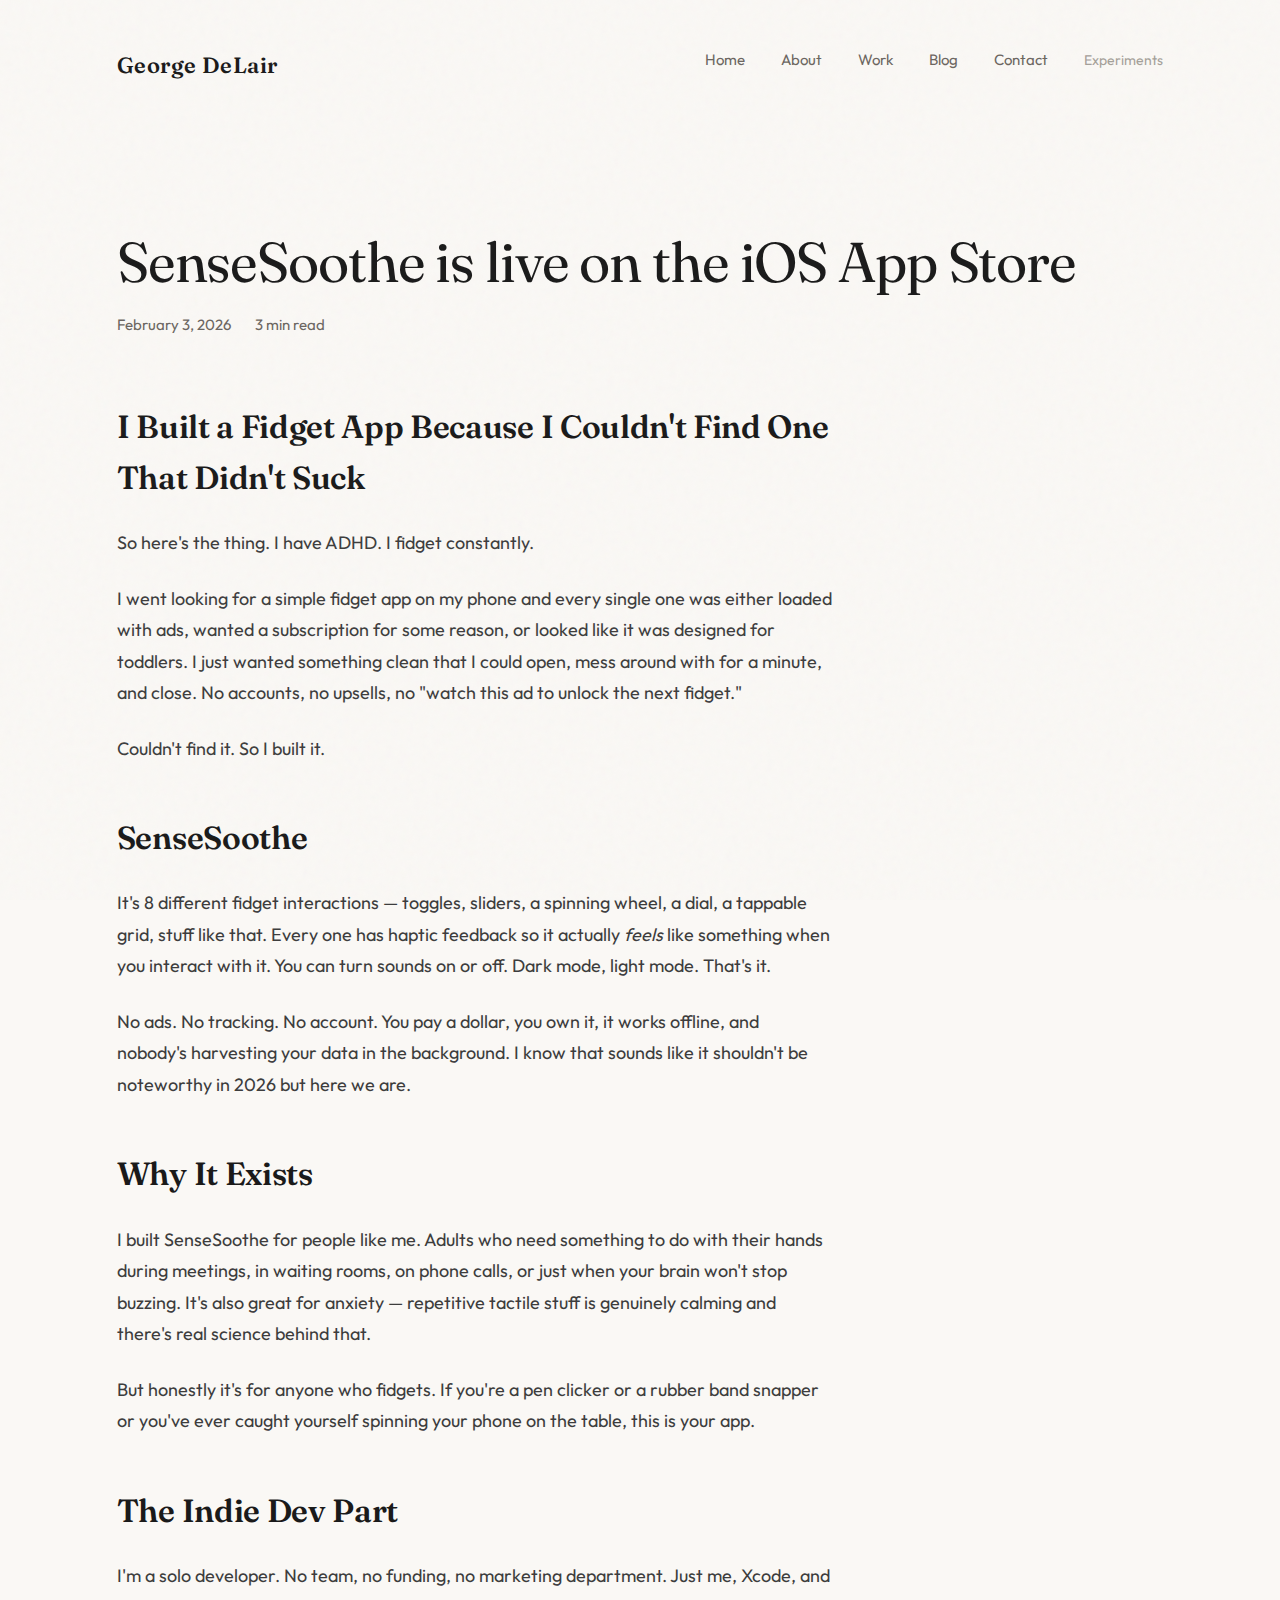
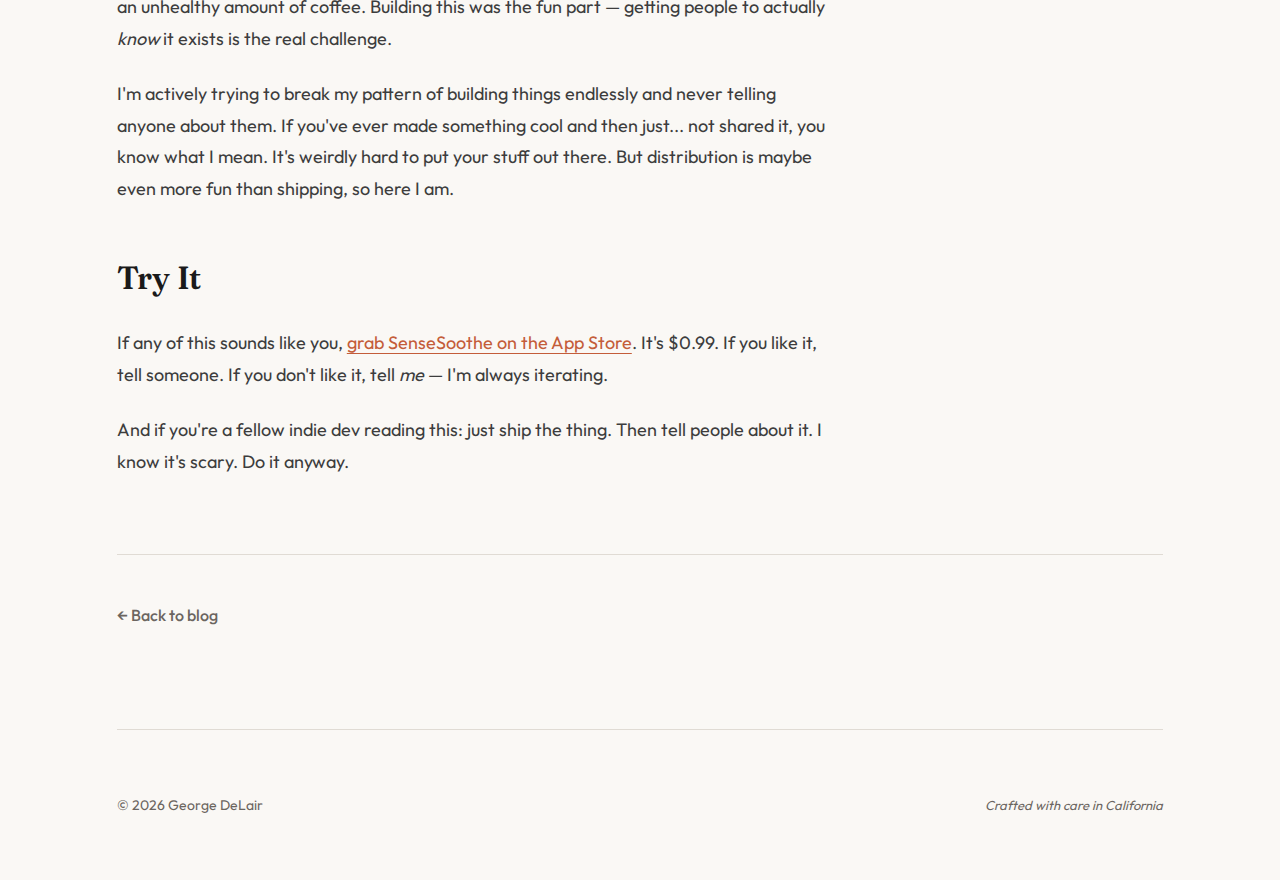
<file: blog/sensesoothe/index.html>
<!DOCTYPE html>
<html lang="en">

<head>
    <meta charset="UTF-8" />
    <meta name="viewport" content="width=device-width, initial-scale=1.0" />
    <meta name="description"
        content="SenseSoothe is live on the iOS App Store. A clean, no-ads fidget app built for adults with ADHD and anxiety." />
    <title>SenseSoothe is live on the iOS App Store | George DeLair</title>
    <link rel="canonical" href="https://georgedelair.com/blog/sensesoothe/">

    <!-- Open Graph -->
    <meta property="og:type" content="article">
    <meta property="og:url" content="https://georgedelair.com/blog/sensesoothe/">
    <meta property="og:title" content="SenseSoothe is live on the iOS App Store | George DeLair">
    <meta property="og:description"
        content="SenseSoothe is live on the iOS App Store. A clean, no-ads fidget app built for adults with ADHD and anxiety.">
    <meta property="og:image" content="https://georgedelair.com/og-image.png">
    <meta property="article:author" content="George DeLair">
    <meta property="article:published_time" content="2026-02-03">

    <!-- Twitter Card -->
    <meta name="twitter:card" content="summary_large_image">
    <meta name="twitter:title" content="SenseSoothe is live on the iOS App Store | George DeLair">
    <meta name="twitter:description"
        content="SenseSoothe is live on the iOS App Store. A clean, no-ads fidget app built for adults with ADHD and anxiety.">
    <meta name="twitter:image" content="https://georgedelair.com/og-image.png">

    <!-- Structured Data -->
    <script type="application/ld+json">
    {
      "@context": "https://schema.org",
      "@type": "BlogPosting",
      "headline": "SenseSoothe is live on the iOS App Store",
      "datePublished": "2026-02-03",
      "author": {
        "@type": "Person",
        "name": "George DeLair",
        "url": "https://georgedelair.com"
      },
      "publisher": {
        "@type": "Person",
        "name": "George DeLair",
        "url": "https://georgedelair.com"
      },
      "description": "SenseSoothe is live on the iOS App Store. A clean, no-ads fidget app built for adults with ADHD and anxiety.",
      "url": "https://georgedelair.com/blog/sensesoothe/"
    }
    </script>

    <link rel="preconnect" href="https://fonts.googleapis.com" />
    <link rel="preconnect" href="https://fonts.gstatic.com" crossorigin />
    <link
        href="https://fonts.googleapis.com/css2?family=Fraunces:opsz,wght@9..144,300;9..144,400;9..144,600;9..144,700&family=Outfit:wght@300;400;500;600&display=swap"
        rel="stylesheet" />
    <link rel="stylesheet" href="../../styles.css" />

    <!-- Google tag (gtag.js) -->
    <script async src="https://www.googletagmanager.com/gtag/js?id=G-FT2CND9M50"></script>
    <script>
        window.dataLayer = window.dataLayer || [];
        function gtag() { dataLayer.push(arguments); }
        gtag('js', new Date());
        gtag('config', 'G-FT2CND9M50');
    </script>
</head>

<body>
    <!-- Masthead -->
    <header class="masthead">
        <div class="container masthead-inner">
            <a class="brand" href="/">George DeLair</a>

            <nav class="nav" aria-label="Primary navigation">
                <a href="/" class="nav-link">Home</a>
                <a href="/#about" class="nav-link">About</a>
                <a href="/#work" class="nav-link">Work</a>
                <a href="/blog/" class="nav-link">Blog</a>
                <a href="/#contact" class="nav-link">Contact</a>
                <a href="https://experiments.georgedelair.com/" class="nav-link-subtle" target="_blank"
                    rel="noopener noreferrer">Experiments</a>
            </nav>
        </div>
    </header>

    <main class="container">
        <!-- Post -->
        <article class="post">
            <header class="post-header">
                <h1 class="post-title">SenseSoothe is live on the iOS App Store</h1>
                <div class="post-meta">
                    <time class="post-date">February 3, 2026</time>
                    <span class="post-reading-time">3 min read</span>
                </div>
            </header>

            <div class="post-content">
                <h2>I Built a Fidget App Because I Couldn't Find One That Didn't Suck</h2>

                <p>So here's the thing. I have ADHD. I fidget constantly.</p>

                <p>I went looking for a simple fidget app on my phone and every single one was either loaded with ads,
                    wanted a subscription for some reason, or looked like it was designed for toddlers. I just wanted
                    something clean that I could open, mess around with for a minute, and close. No accounts, no
                    upsells, no "watch this ad to unlock the next fidget."</p>

                <p>Couldn't find it. So I built it.</p>

                <h2>SenseSoothe</h2>

                <p>It's 8 different fidget interactions — toggles, sliders, a spinning wheel, a dial, a tappable grid,
                    stuff like that. Every one has haptic feedback so it actually <em>feels</em> like something when you
                    interact with it. You can turn sounds on or off. Dark mode, light mode. That's it.</p>

                <p>No ads. No tracking. No account. You pay a dollar, you own it, it works offline, and nobody's
                    harvesting your data in the background. I know that sounds like it shouldn't be noteworthy in 2026
                    but here we are.</p>

                <h2>Why It Exists</h2>

                <p>I built SenseSoothe for people like me. Adults who need something to do with their hands during
                    meetings, in waiting rooms, on phone calls, or just when your brain won't stop buzzing. It's also
                    great for anxiety — repetitive tactile stuff is genuinely calming and there's real science behind
                    that.</p>

                <p>But honestly it's for anyone who fidgets. If you're a pen clicker or a rubber band snapper or you've
                    ever caught yourself spinning your phone on the table, this is your app.</p>

                <h2>The Indie Dev Part</h2>

                <p>I'm a solo developer. No team, no funding, no marketing department. Just me, Xcode, and an unhealthy
                    amount of coffee. Building this was the fun part — getting people to actually <em>know</em> it
                    exists is the real challenge.</p>

                <p>I'm actively trying to break my pattern of building things endlessly and never telling anyone about
                    them. If you've ever made something cool and then just... not shared it, you know what I mean. It's
                    weirdly hard to put your stuff out there. But distribution is maybe even more fun than shipping, so
                    here I am.</p>

                <h2>Try It</h2>

                <p>If any of this sounds like you, <a href="https://apps.apple.com/us/app/sensesoothe/id6758260279"
                        target="_blank" rel="noopener noreferrer">grab SenseSoothe on the App Store</a>. It's $0.99. If
                    you like it, tell someone. If you don't like it, tell <em>me</em> — I'm always iterating.</p>

                <p>And if you're a fellow indie dev reading this: just ship the thing. Then tell people about it. I know
                    it's scary. Do it anyway.</p>
            </div>

            <nav class="post-nav">
                <a href="/blog/" class="post-nav-link">&larr; Back to blog</a>
            </nav>
        </article>

        <!-- Footer -->
        <footer class="footer">
            <p class="footer-text">© 2026 George DeLair</p>
            <p class="footer-tagline">Crafted with care in California</p>
        </footer>
    </main>
</body>

</html>
</file>
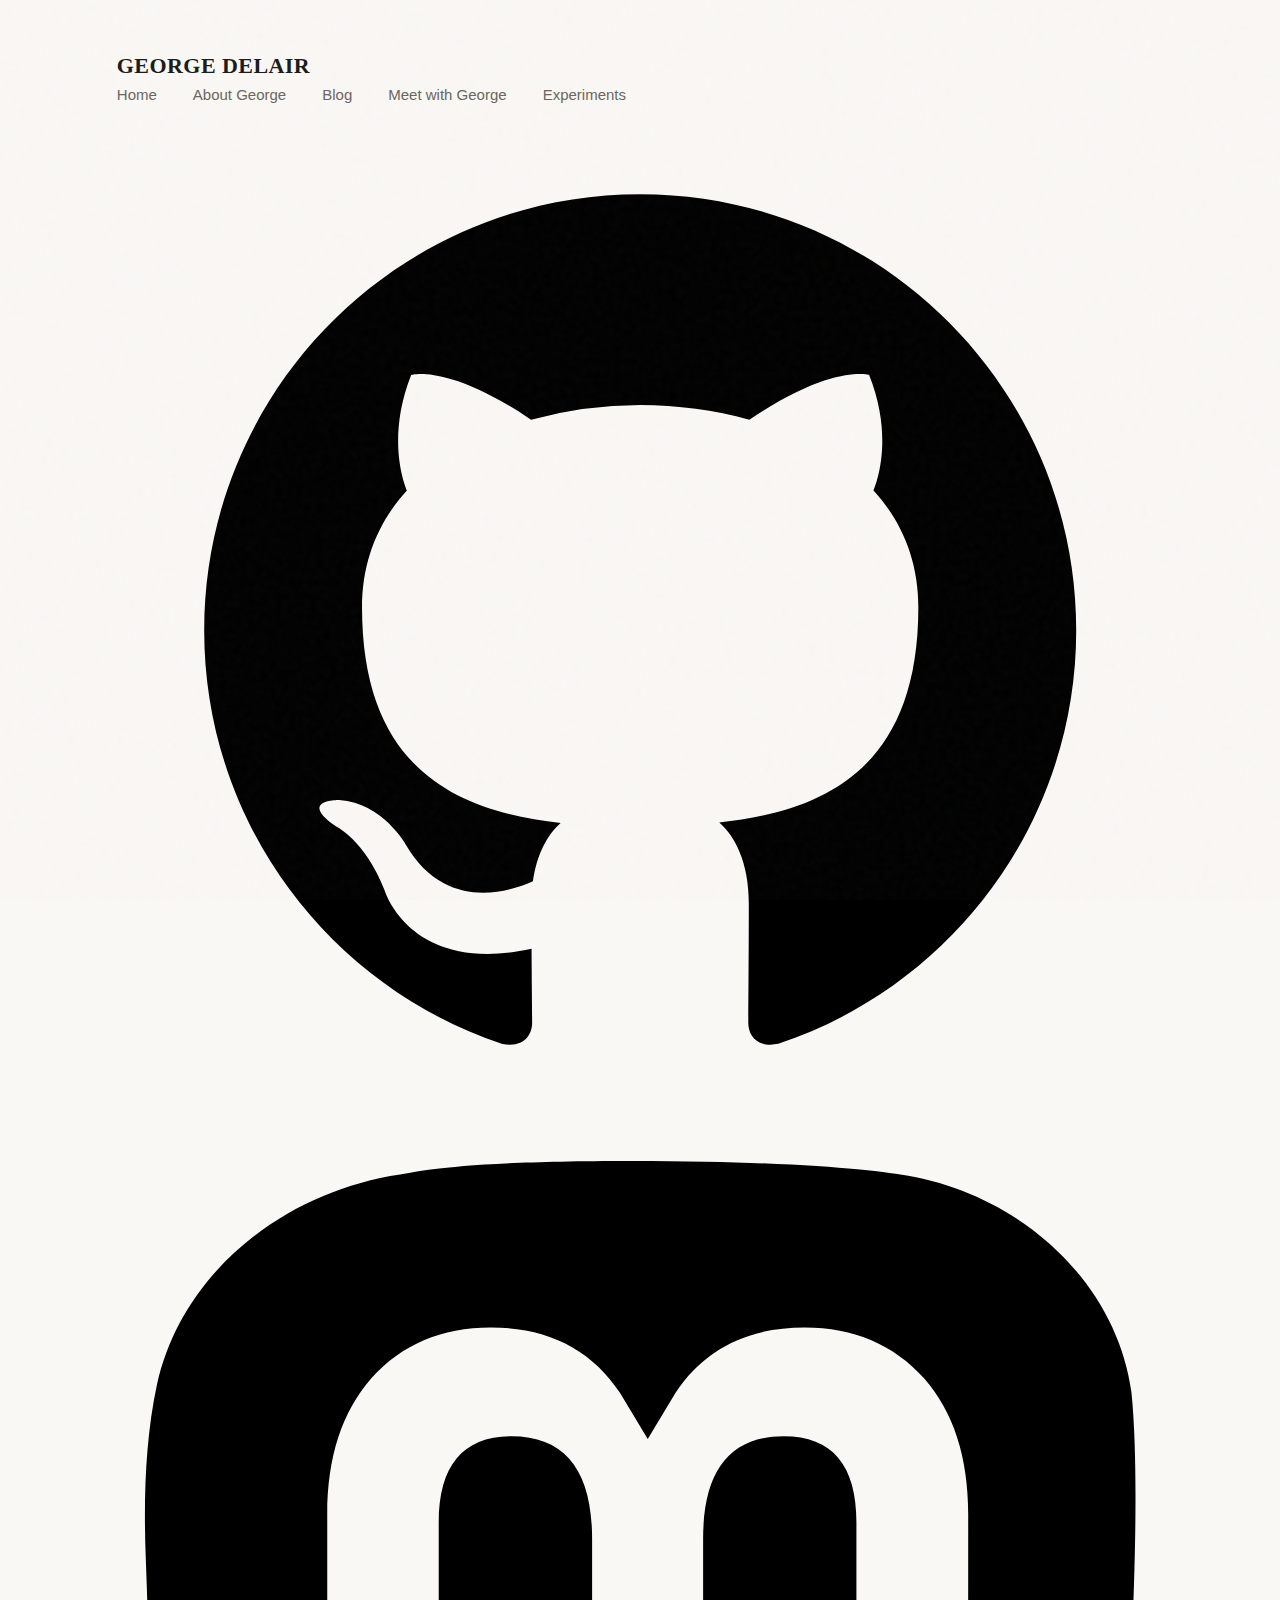
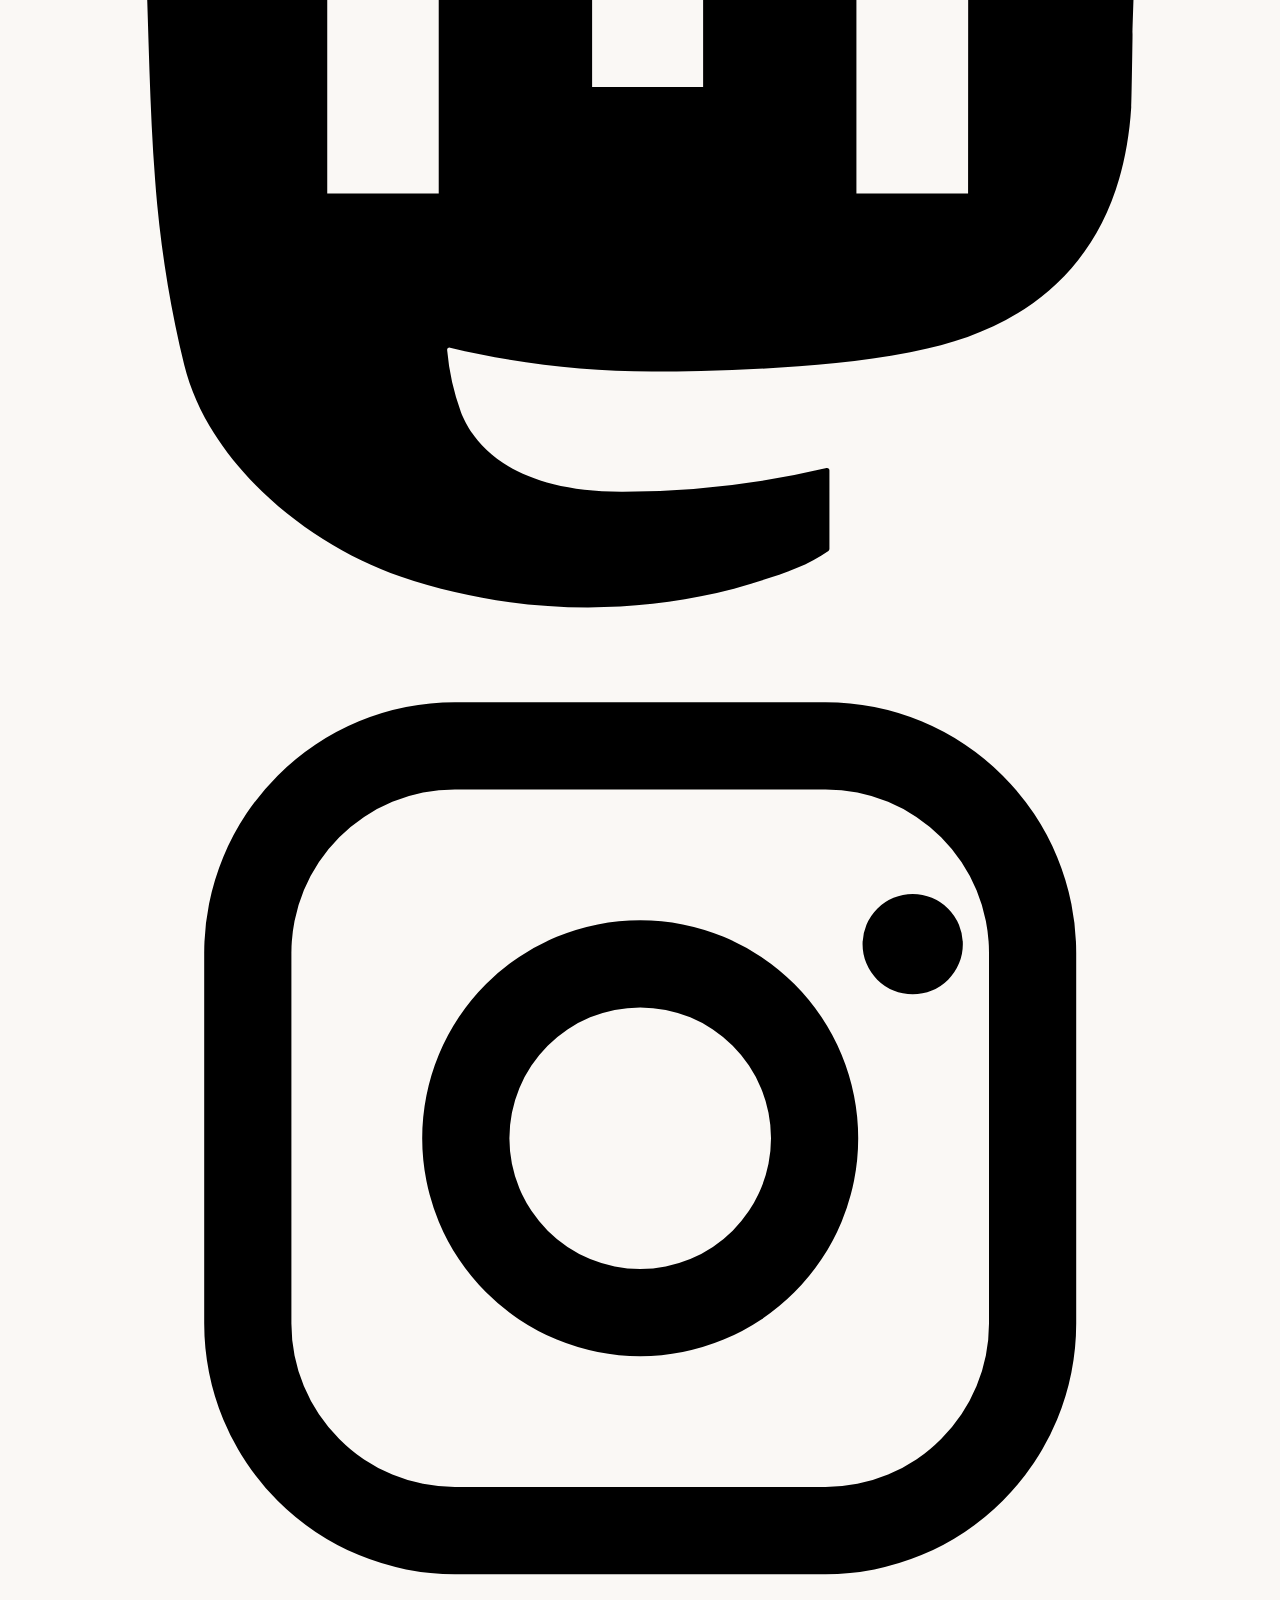
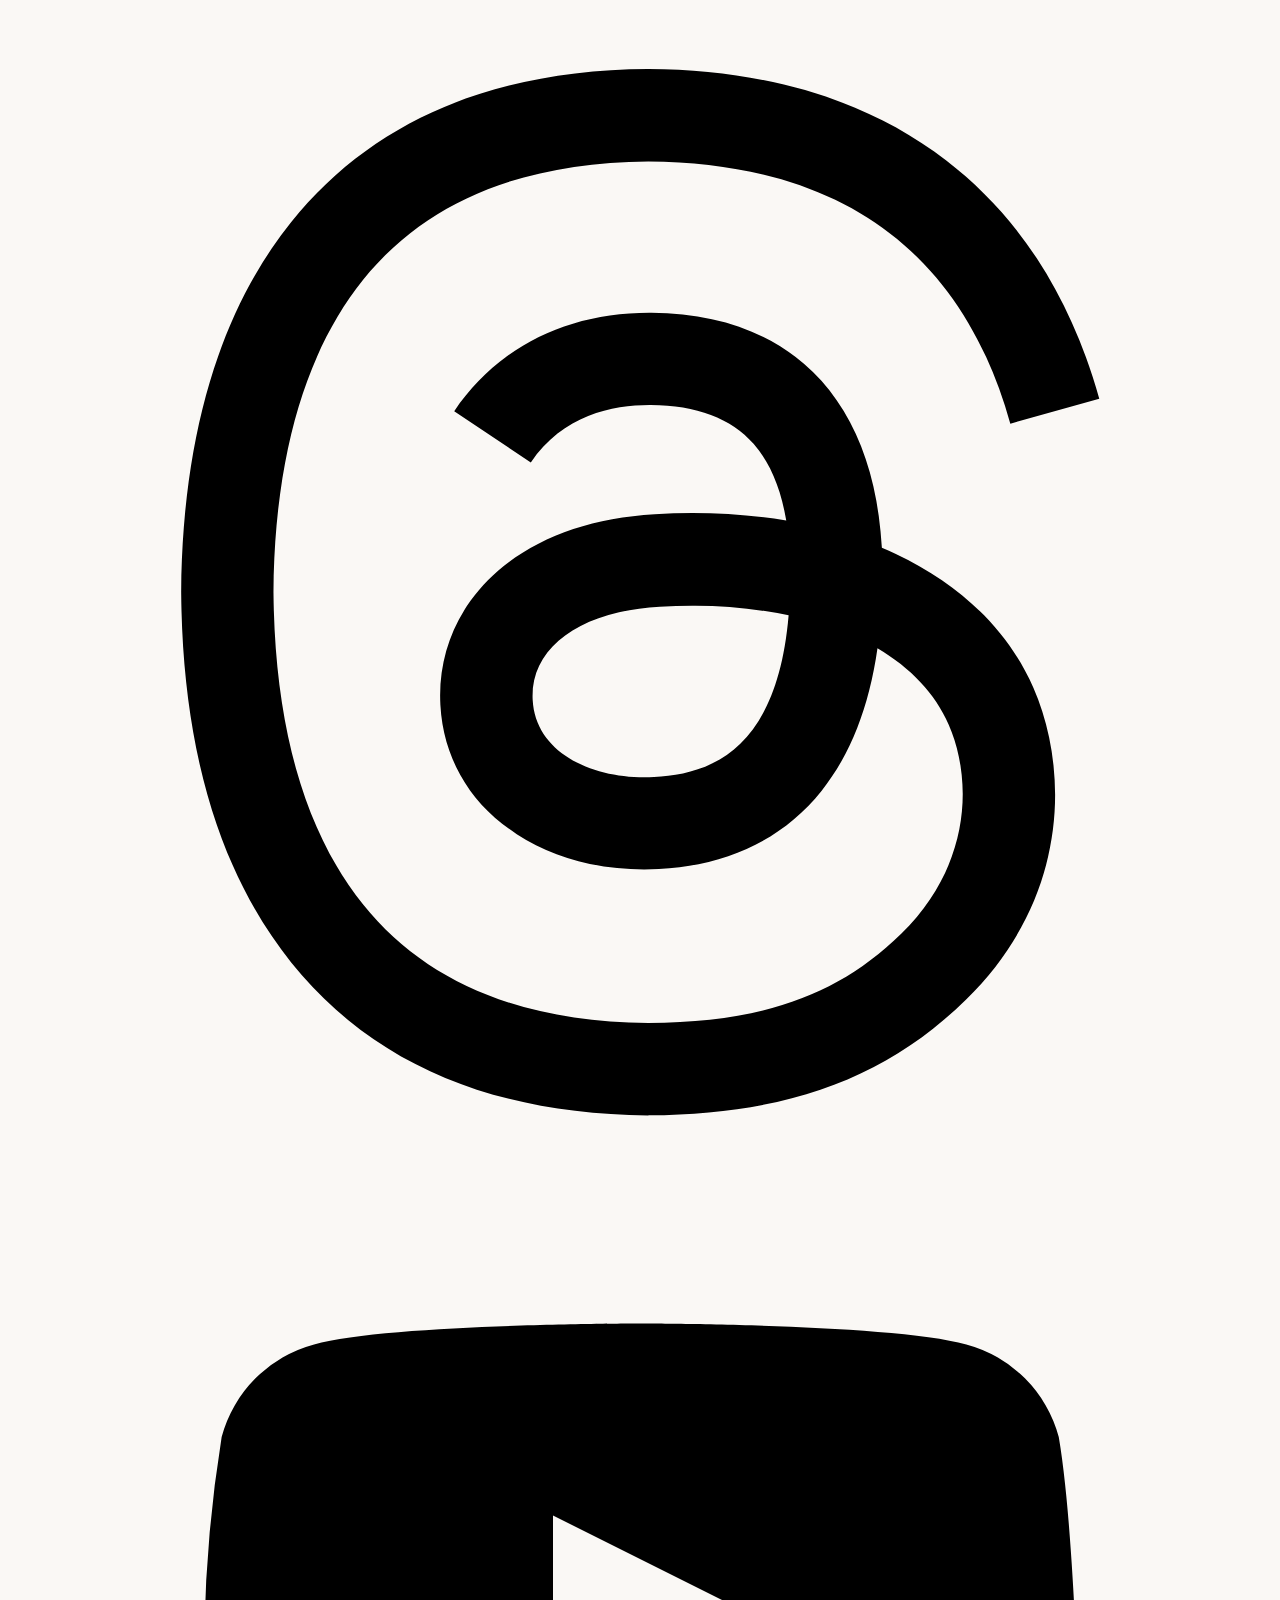
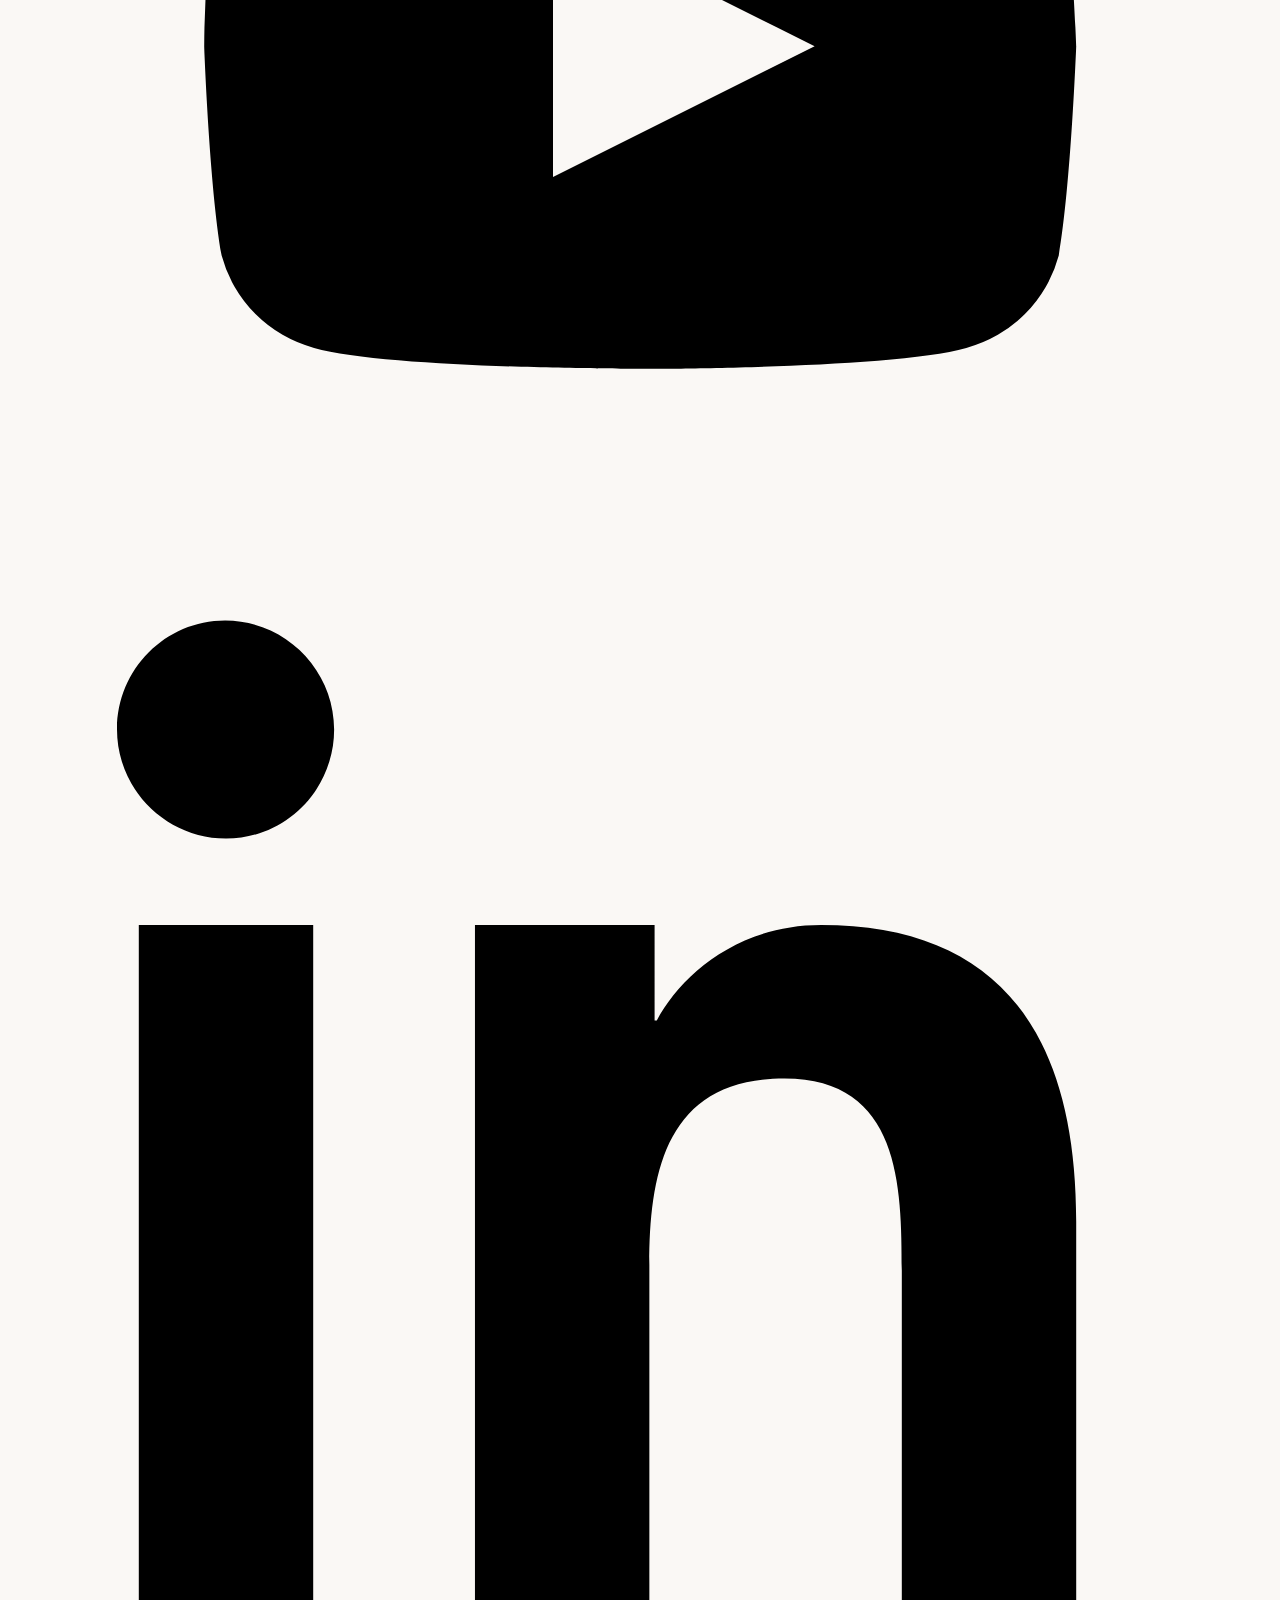
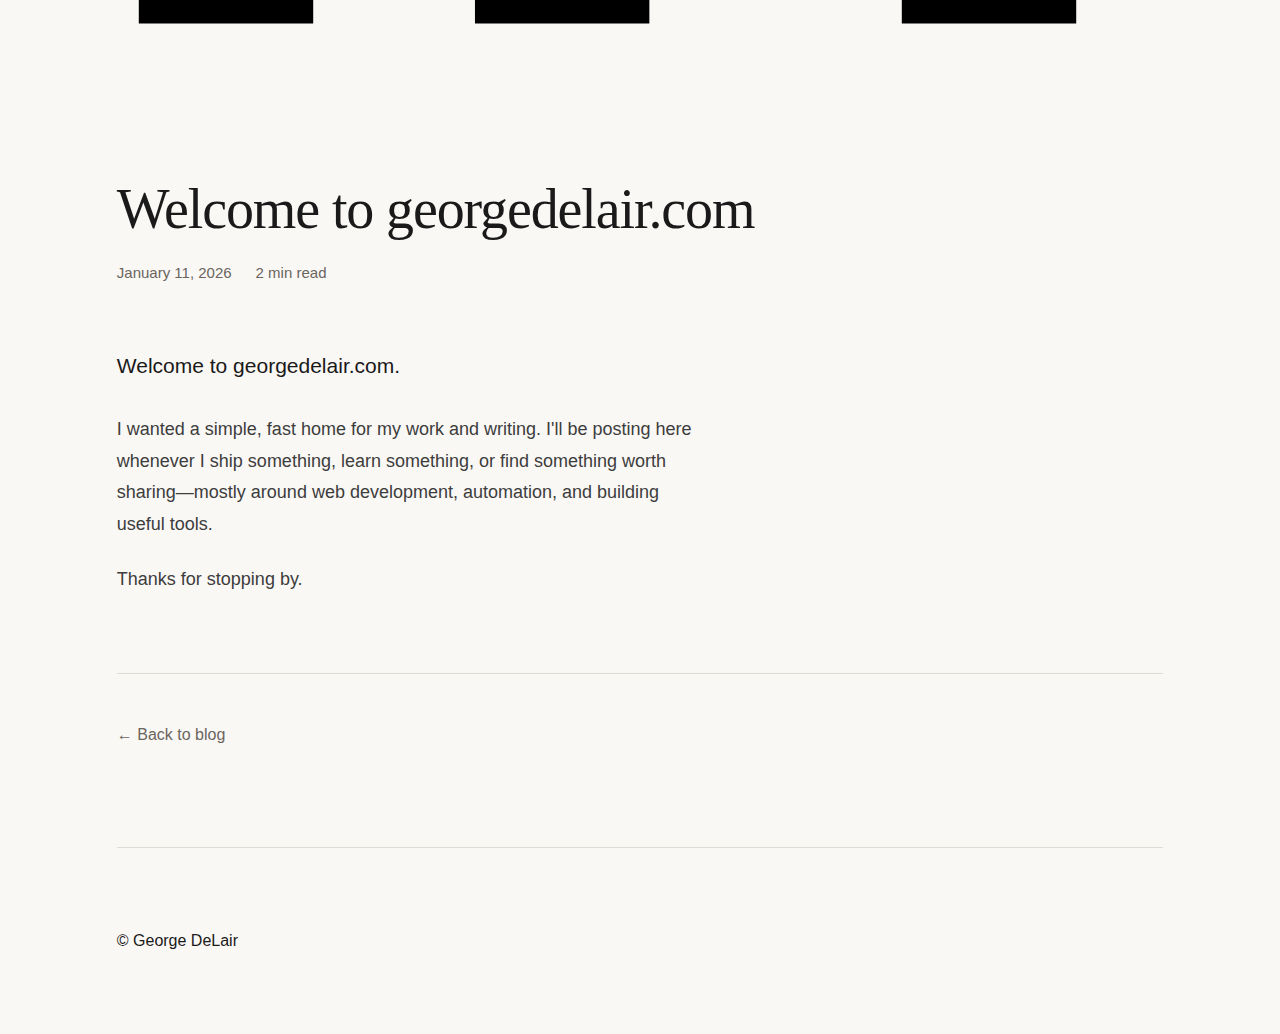
<file: blog/welcome-to-georgedelair-com/index.html>
<!DOCTYPE html>
<html lang="en">

<head>
    <meta charset="UTF-8" />
    <meta name="viewport" content="width=device-width, initial-scale=1.0" />
    <meta name="description"
        content="Welcome to georgedelair.com — a simple, fast home for my work and writing about web development, automation, and building useful tools." />
    <title>Welcome to georgedelair.com | George DeLair</title>
    <link rel="canonical" href="https://georgedelair.com/blog/welcome-to-georgedelair-com/">

    <!-- Open Graph -->
    <meta property="og:type" content="article">
    <meta property="og:url" content="https://georgedelair.com/blog/welcome-to-georgedelair-com/">
    <meta property="og:title" content="Welcome to georgedelair.com | George DeLair">
    <meta property="og:description" content="A simple, fast home for my work and writing about web development, automation, and building useful tools.">
    <meta property="og:image" content="https://georgedelair.com/og-image.png">
    <meta property="article:author" content="George DeLair">
    <meta property="article:published_time" content="2026-01-11">

    <!-- Twitter Card -->
    <meta name="twitter:card" content="summary_large_image">
    <meta name="twitter:title" content="Welcome to georgedelair.com | George DeLair">
    <meta name="twitter:description" content="A simple, fast home for my work and writing about web development, automation, and building useful tools.">
    <meta name="twitter:image" content="https://georgedelair.com/og-image.png">

    <!-- Structured Data -->
    <script type="application/ld+json">
    {
      "@context": "https://schema.org",
      "@type": "BlogPosting",
      "headline": "Welcome to georgedelair.com",
      "datePublished": "2026-01-11",
      "author": {
        "@type": "Person",
        "name": "George DeLair",
        "url": "https://georgedelair.com"
      },
      "publisher": {
        "@type": "Person",
        "name": "George DeLair",
        "url": "https://georgedelair.com"
      },
      "description": "A simple, fast home for my work and writing about web development, automation, and building useful tools.",
      "url": "https://georgedelair.com/blog/welcome-to-georgedelair-com/"
    }
    </script>

    <link rel="preconnect" href="https://fonts.googleapis.com" />
    <link rel="preconnect" href="https://fonts.gstatic.com" crossorigin />
    <link href="https://fonts.googleapis.com/css2?family=Inter:wght@300;400;600;700;800&display=swap"
        rel="stylesheet" />
    <link rel="stylesheet" href="../../styles.css" />
    <!-- Google tag (gtag.js) -->
    <script async src="https://www.googletagmanager.com/gtag/js?id=G-FT2CND9M50"></script>
    <script>
      window.dataLayer = window.dataLayer || [];
      function gtag(){dataLayer.push(arguments);}
      gtag('js', new Date());

      gtag('config', 'G-FT2CND9M50');
    </script>

</head>

<body>
    <!-- Masthead -->
    <header class="masthead">
        <div class="container masthead-grid">
            <!-- Left: Brand + Nav -->
            <div class="masthead-left">
                <a class="brand" href="/">GEORGE DELAIR</a>

                <nav class="nav" aria-label="Primary navigation">
                    <a href="/" class="nav-link">Home</a>
                    <a href="/#about" class="nav-link">About George</a>
                    <a href="/blog/" class="nav-link">Blog</a>
                    <a href="/meet/" class="nav-link">Meet with George</a>
                    <a href="https://experiments.georgedelair.com/" class="nav-link nav-experiments" target="_blank" rel="noopener noreferrer">Experiments</a>
                </nav>
            </div>

            <!-- Center: Social -->
            <div class="masthead-center" aria-label="Social links">
                <a class="icon-link" href="https://github.com/gdelair" target="_blank"
                    rel="noopener noreferrer" aria-label="GitHub">
                    <!-- GitHub -->
                    <svg viewBox="0 0 24 24" aria-hidden="true">
                        <path
                            d="M12 2C6.477 2 2 6.477 2 12c0 4.42 2.865 8.17 6.839 9.49.5.092.682-.217.682-.482 0-.237-.008-.866-.013-1.7-2.782.603-3.369-1.34-3.369-1.34-.454-1.156-1.11-1.463-1.11-1.463-.908-.62.069-.608.069-.608 1.003.07 1.531 1.03 1.531 1.03.892 1.529 2.341 1.087 2.91.832.092-.647.35-1.088.636-1.338-2.22-.253-4.555-1.11-4.555-4.943 0-1.091.39-1.984 1.029-2.683-.103-.253-.446-1.27.098-2.647 0 0 .84-.269 2.75 1.025A9.578 9.578 0 0112 6.836c.85.004 1.705.114 2.504.336 1.909-1.294 2.747-1.025 2.747-1.025.546 1.377.203 2.394.1 2.647.64.699 1.028 1.592 1.028 2.683 0 3.842-2.339 4.687-4.566 4.935.359.309.678.919.678 1.852 0 1.336-.012 2.415-.012 2.743 0 .267.18.578.688.48C19.138 20.167 22 16.418 22 12c0-5.523-4.477-10-10-10z">
                        </path>
                    </svg>
                </a>

                <a class="icon-link" href="https://theforkiverse.com/@georgedelair" target="_blank"
                    rel="noopener noreferrer" aria-label="Mastodon">
                    <!-- Mastodon -->
                    <svg viewBox="0 0 24 24" aria-hidden="true">
                        <path d="M23.268 5.313c-.35-2.578-2.617-4.61-5.304-5.004C17.51.242 15.792 0 11.813 0h-.03c-3.98 0-4.835.242-5.288.309C3.882.692 1.496 2.518.917 5.127.64 6.412.61 7.837.661 9.143c.074 1.874.088 3.745.26 5.611.118 1.24.325 2.47.62 3.68.55 2.237 2.777 4.098 4.96 4.857 2.336.792 4.849.923 7.256.38.265-.061.527-.132.786-.213.585-.184 1.27-.39 1.774-.753a.057.057 0 0 0 .023-.043v-1.809a.052.052 0 0 0-.02-.041.053.053 0 0 0-.046-.01 20.282 20.282 0 0 1-4.709.545c-2.73 0-3.463-1.284-3.674-1.818a5.593 5.593 0 0 1-.319-1.433.053.053 0 0 1 .066-.054c1.517.363 3.072.546 4.632.546.376 0 .75 0 1.125-.01 1.57-.044 3.224-.124 4.768-.422.038-.008.077-.015.11-.024 2.435-.464 4.753-1.92 4.989-5.604.008-.145.03-1.52.03-1.67.002-.512.167-3.63-.024-5.545zm-3.748 9.195h-2.561V8.29c0-1.309-.55-1.976-1.67-1.976-1.23 0-1.846.79-1.846 2.35v3.403h-2.546V8.663c0-1.56-.617-2.35-1.848-2.35-1.112 0-1.668.668-1.67 1.977v6.218H4.822V8.102c0-1.31.337-2.35 1.011-3.12.696-.77 1.608-1.164 2.74-1.164 1.311 0 2.302.5 2.962 1.498l.638 1.06.638-1.06c.66-.999 1.65-1.498 2.96-1.498 1.13 0 2.043.395 2.74 1.164.675.77 1.012 1.81 1.012 3.12z">
                        </path>
                    </svg>
                </a>

                <a class="icon-link" href="https://www.instagram.com/georgedelair/" target="_blank"
                    rel="noopener noreferrer" aria-label="Instagram">
                    <!-- Instagram -->
                    <svg viewBox="0 0 24 24" aria-hidden="true">
                        <path
                            d="M7.75 2h8.5A5.75 5.75 0 0 1 22 7.75v8.5A5.75 5.75 0 0 1 16.25 22h-8.5A5.75 5.75 0 0 1 2 16.25v-8.5A5.75 5.75 0 0 1 7.75 2Zm0 2A3.75 3.75 0 0 0 4 7.75v8.5A3.75 3.75 0 0 0 7.75 20h8.5A3.75 3.75 0 0 0 20 16.25v-8.5A3.75 3.75 0 0 0 16.25 4h-8.5ZM12 7a5 5 0 1 1 0 10 5 5 0 0 1 0-10Zm0 2a3 3 0 1 0 0 6 3 3 0 0 0 0-6Zm6.25-2.6a1.15 1.15 0 1 1 0 2.3 1.15 1.15 0 0 1 0-2.3Z">
                        </path>
                    </svg>
                </a>

                <a class="icon-link" href="https://www.threads.net/@georgedelair" target="_blank"
                    rel="noopener noreferrer" aria-label="Threads">
                    <!-- Threads -->
                    <svg viewBox="0 0 24 24" aria-hidden="true">
                        <path
                            d="M12.186 24h-.007c-3.581-.024-6.334-1.205-8.184-3.509C2.35 18.44 1.5 15.586 1.472 12.01v-.017c.03-3.579.879-6.43 2.525-8.482C5.845 1.205 8.6.024 12.18 0h.014c2.746.02 5.043.725 6.826 2.098 1.677 1.29 2.858 3.13 3.509 5.467l-2.04.569c-1.104-3.96-3.898-5.984-8.304-6.015-2.91.022-5.11.936-6.54 2.717C4.307 6.504 3.616 8.914 3.589 12c.027 3.086.718 5.496 2.057 7.164 1.43 1.783 3.631 2.698 6.54 2.717 2.623-.02 4.358-.631 5.8-2.045 1.647-1.613 1.618-3.593 1.09-4.798-.31-.71-.873-1.3-1.634-1.75-.192 1.352-.622 2.446-1.284 3.272-.886 1.102-2.14 1.704-3.73 1.79-1.202.065-2.361-.218-3.259-.801-1.063-.689-1.685-1.74-1.752-2.964-.065-1.19.408-2.285 1.33-3.082.88-.76 2.119-1.207 3.583-1.291a13.853 13.853 0 0 1 3.02.142c-.126-.742-.375-1.332-.75-1.757-.513-.586-1.308-.883-2.359-.89h-.029c-.844 0-1.992.232-2.721 1.32L7.734 7.847c.98-1.454 2.568-2.256 4.478-2.256h.044c3.194.02 5.097 1.975 5.287 5.388.108.046.216.094.321.142 1.49.7 2.58 1.761 3.154 3.07.797 1.82.871 4.79-1.548 7.158-1.85 1.81-4.094 2.628-7.277 2.65Zm1.003-11.69c-.242 0-.487.007-.739.021-1.836.103-2.98.946-2.916 2.143.067 1.256 1.452 1.839 2.784 1.767 1.224-.065 2.818-.543 3.086-3.71a10.5 10.5 0 0 0-2.215-.221z">
                        </path>
                    </svg>
                </a>

                <a class="icon-link" href="https://www.youtube.com/@GeorgeDeLair" target="_blank"
                    rel="noopener noreferrer" aria-label="YouTube">
                    <!-- YouTube -->
                    <svg viewBox="0 0 24 24" aria-hidden="true">
                        <path
                            d="M21.6 7.2a3 3 0 0 0-2.12-2.12C17.8 4.6 12 4.6 12 4.6s-5.8 0-7.48.48A3 3 0 0 0 2.4 7.2 31.4 31.4 0 0 0 2 12s.12 3.2.4 4.8a3 3 0 0 0 2.12 2.12c1.68.48 7.48.48 7.48.48s5.8 0 7.48-.48a3 3 0 0 0 2.12-2.12c.28-1.6.4-4.8.4-4.8s-.12-3.2-.4-4.8ZM10 15V9l6 3-6 3Z">
                        </path>
                    </svg>
                </a>

                <a class="icon-link" href="https://www.linkedin.com/in/gdelair/" target="_blank"
                    rel="noopener noreferrer" aria-label="LinkedIn">
                    <!-- LinkedIn -->
                    <svg viewBox="0 0 24 24" aria-hidden="true">
                        <path
                            d="M4.98 3.5C4.98 4.88 3.87 6 2.5 6S0 4.88 0 3.5 1.11 1 2.48 1s2.5 1.12 2.5 2.5ZM.5 24h4V7.98h-4V24ZM8.5 7.98h3.83v2.19h.05c.53-1 1.83-2.19 3.77-2.19C20 7.98 22 10.2 22 14.78V24h-4v-8.09c0-1.93-.03-4.41-2.69-4.41-2.69 0-3.1 2.1-3.1 4.27V24h-4V7.98Z">
                        </path>
                    </svg>
                </a>
            </div>

            <!-- Right: empty -->
            <div class="masthead-right"></div>
        </div>
    </header>

    <main class="container">
        <div class="rule"></div>

        <!-- Post -->
        <article class="post">
            <header class="post-header">
                <h1 class="post-title">Welcome to georgedelair.com</h1>
                <div class="post-meta">
                    <time class="post-date">January 11, 2026</time>
                    <span class="post-reading-time">2 min read</span>
                </div>
            </header>

            <div class="post-content">
                <p>Welcome to georgedelair.com.</p>

                <p>I wanted a simple, fast home for my work and writing. I'll be posting here whenever I ship something, learn something, or find something worth sharing—mostly around web development, automation, and building useful tools.</p>

                <p>Thanks for stopping by.</p>
            </div>

            <nav class="post-nav">
                <a href="/blog/" class="post-nav-link">← Back to blog</a>
            </nav>
        </article>

        <footer class="footer">
            <p>© George DeLair</p>
        </footer>
    </main>
</body>

</html>
</file>
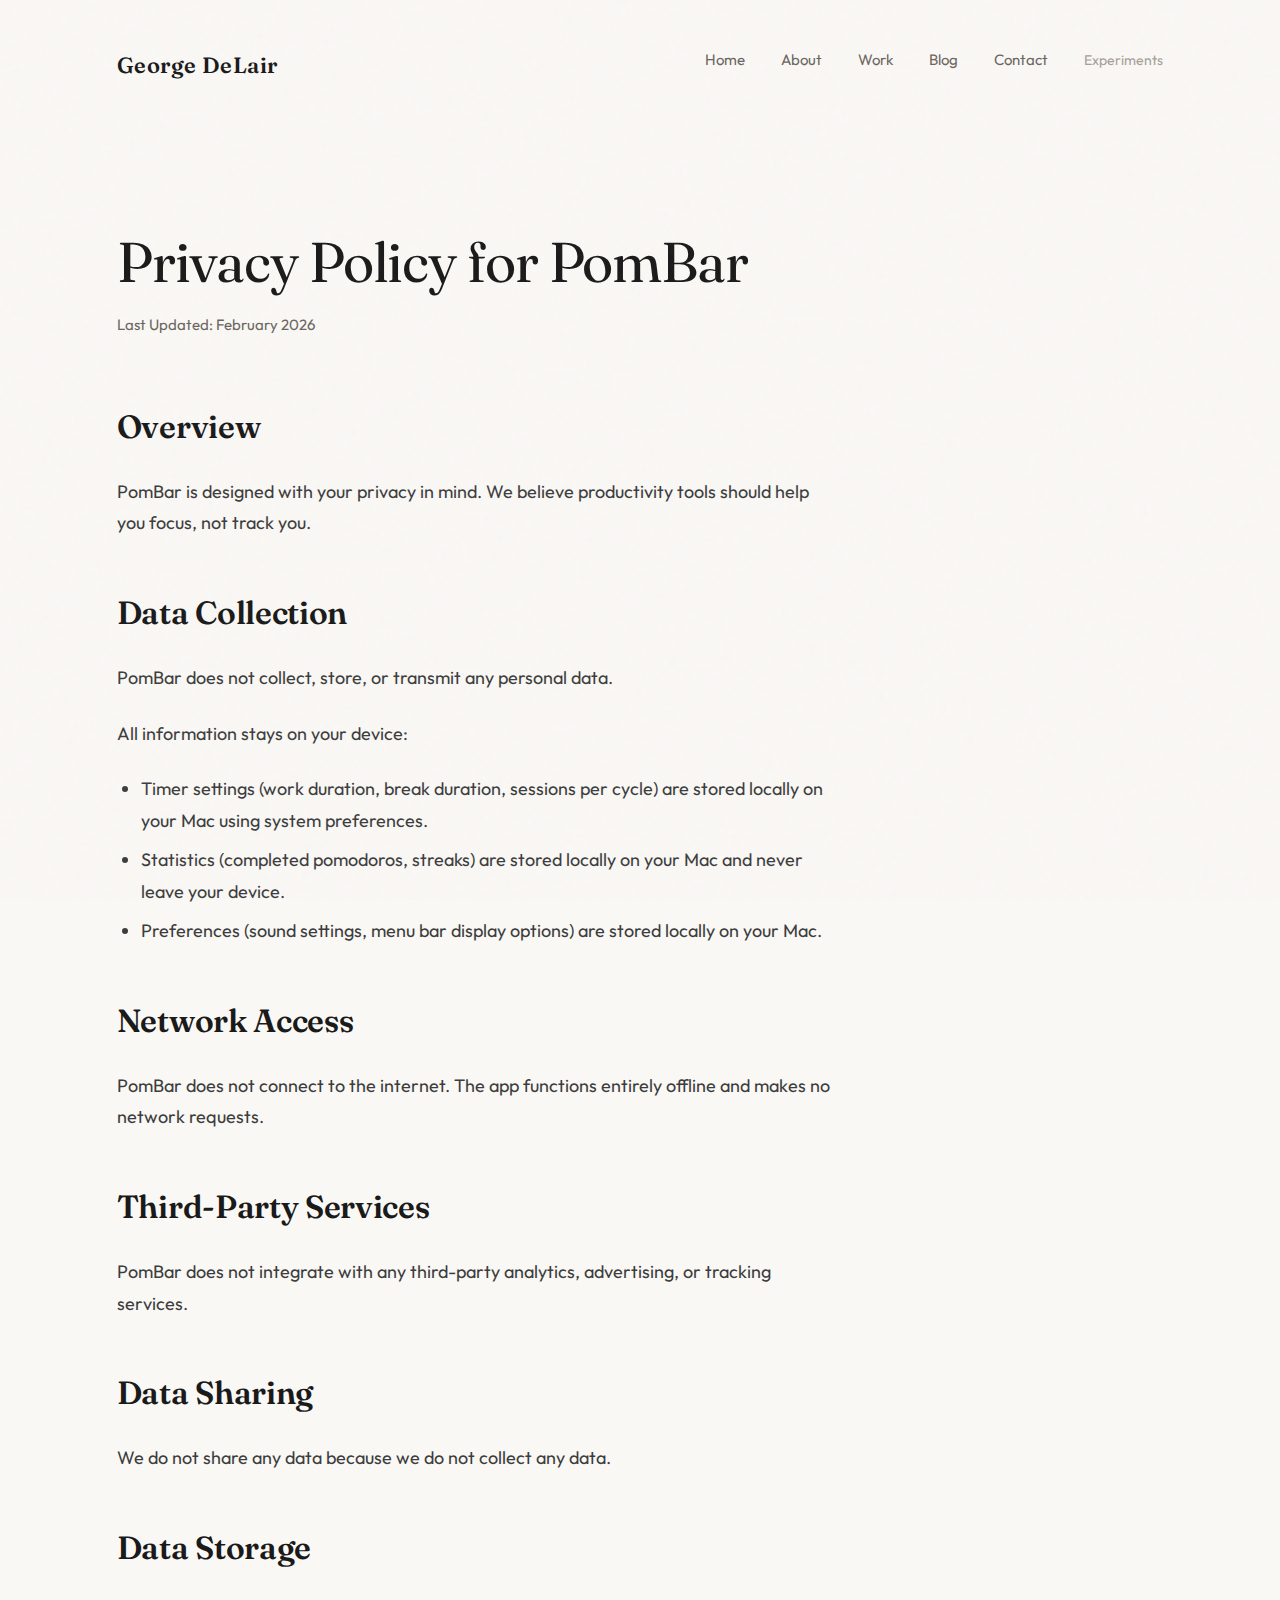
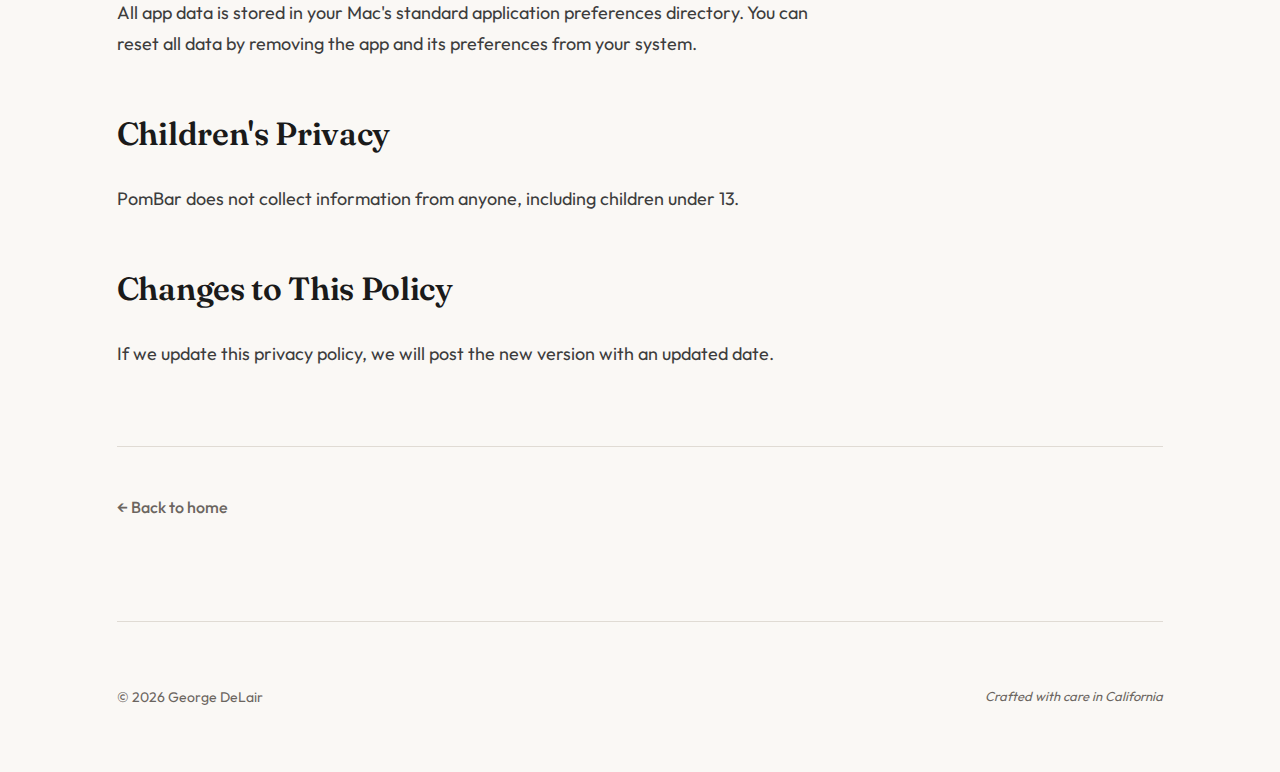
<file: privacy-policy/pombar.html>
<!DOCTYPE html>
<html lang="en">

<head>
    <meta charset="UTF-8" />
    <meta name="viewport" content="width=device-width, initial-scale=1.0" />
    <meta name="description"
        content="Privacy Policy for PomBar - A Mac pomodoro timer that respects your privacy. No data collection, no tracking, completely offline." />
    <title>Privacy Policy for PomBar | George DeLair</title>
    <link rel="canonical" href="https://georgedelair.com/privacy-policy/pombar.html">

    <!-- Open Graph -->
    <meta property="og:type" content="website">
    <meta property="og:url" content="https://georgedelair.com/privacy-policy/pombar.html">
    <meta property="og:title" content="Privacy Policy for PomBar | George DeLair">
    <meta property="og:description"
        content="Privacy Policy for PomBar - A Mac pomodoro timer that respects your privacy. No data collection, no tracking, completely offline.">

    <!-- Twitter Card -->
    <meta name="twitter:card" content="summary">
    <meta name="twitter:title" content="Privacy Policy for PomBar | George DeLair">
    <meta name="twitter:description"
        content="Privacy Policy for PomBar - A Mac pomodoro timer that respects your privacy. No data collection, no tracking, completely offline.">

    <link rel="preconnect" href="https://fonts.googleapis.com" />
    <link rel="preconnect" href="https://fonts.gstatic.com" crossorigin />
    <link
        href="https://fonts.googleapis.com/css2?family=Fraunces:opsz,wght@9..144,300;9..144,400;9..144,600;9..144,700&family=Outfit:wght@300;400;500;600&display=swap"
        rel="stylesheet" />
    <link rel="stylesheet" href="../styles.css" />

    <!-- Google tag (gtag.js) -->
    <script async src="https://www.googletagmanager.com/gtag/js?id=G-FT2CND9M50"></script>
    <script>
        window.dataLayer = window.dataLayer || [];
        function gtag() { dataLayer.push(arguments); }
        gtag('js', new Date());
        gtag('config', 'G-FT2CND9M50');
    </script>
</head>

<body>
    <!-- Masthead -->
    <header class="masthead">
        <div class="container masthead-inner">
            <a class="brand" href="/">George DeLair</a>

            <nav class="nav" aria-label="Primary navigation">
                <a href="/" class="nav-link">Home</a>
                <a href="/#about" class="nav-link">About</a>
                <a href="/#work" class="nav-link">Work</a>
                <a href="/blog/" class="nav-link">Blog</a>
                <a href="/#contact" class="nav-link">Contact</a>
                <a href="https://experiments.georgedelair.com/" class="nav-link-subtle" target="_blank" rel="noopener noreferrer">Experiments</a>
            </nav>
        </div>
    </header>

    <main class="container">
        <!-- Privacy Policy -->
        <article class="post">
            <header class="post-header">
                <h1 class="post-title">Privacy Policy for PomBar</h1>
                <div class="post-meta">
                    <time class="post-date">Last Updated: February 2026</time>
                </div>
            </header>

            <div class="post-content">
                <h2>Overview</h2>
                <p>PomBar is designed with your privacy in mind. We believe productivity tools should help you focus, not track you.</p>

                <h2>Data Collection</h2>
                <p>PomBar does not collect, store, or transmit any personal data.</p>
                <p>All information stays on your device:</p>
                <ul>
                    <li>Timer settings (work duration, break duration, sessions per cycle) are stored locally on your Mac using system preferences.</li>
                    <li>Statistics (completed pomodoros, streaks) are stored locally on your Mac and never leave your device.</li>
                    <li>Preferences (sound settings, menu bar display options) are stored locally on your Mac.</li>
                </ul>

                <h2>Network Access</h2>
                <p>PomBar does not connect to the internet. The app functions entirely offline and makes no network requests.</p>

                <h2>Third-Party Services</h2>
                <p>PomBar does not integrate with any third-party analytics, advertising, or tracking services.</p>

                <h2>Data Sharing</h2>
                <p>We do not share any data because we do not collect any data.</p>

                <h2>Data Storage</h2>
                <p>All app data is stored in your Mac's standard application preferences directory. You can reset all data by removing the app and its preferences from your system.</p>

                <h2>Children's Privacy</h2>
                <p>PomBar does not collect information from anyone, including children under 13.</p>

                <h2>Changes to This Policy</h2>
                <p>If we update this privacy policy, we will post the new version with an updated date.</p>
            </div>

            <nav class="post-nav">
                <a href="/" class="post-nav-link">&larr; Back to home</a>
            </nav>
        </article>

        <!-- Footer -->
        <footer class="footer">
            <p class="footer-text">© 2026 George DeLair</p>
            <p class="footer-tagline">Crafted with care in California</p>
        </footer>
    </main>
</body>

</html>
</file>
<file: styles.css>
/* ========================================
   GEORGEDELAIR.COM - Refined Craft Aesthetic
   Warm, sophisticated, intentional
   ======================================== */

:root {
    /* Warm, sophisticated palette */
    --bg: #FAF8F5;
    --bg-warm: #F5F1EB;
    --fg: #1a1a1a;
    --fg-soft: #3d3d3d;
    --muted: #6b6560;
    --accent: #C45D3A;
    --accent-soft: rgba(196, 93, 58, 0.12);
    --rule: #e0dbd4;

    /* Typography */
    --font-display: "Fraunces", Georgia, serif;
    --font-body: "Outfit", -apple-system, BlinkMacSystemFont, "Segoe UI", sans-serif;

    /* Spacing */
    --container-max: 1200px;
    --gutter: clamp(24px, 6vw, 80px);

    /* Effects */
    --shadow-soft: 0 4px 24px rgba(26, 26, 26, 0.06);
    --shadow-hover: 0 8px 32px rgba(26, 26, 26, 0.1);
    --grain: url("data:image/svg+xml,%3Csvg viewBox='0 0 200 200' xmlns='http://www.w3.org/2000/svg'%3E%3Cfilter id='noiseFilter'%3E%3CfeTurbulence type='fractalNoise' baseFrequency='0.65' numOctaves='3' stitchTiles='stitch'/%3E%3C/filter%3E%3Crect width='100%25' height='100%25' filter='url(%23noiseFilter)'/%3E%3C/svg%3E");
}

/* Reset */
*,
*::before,
*::after {
    box-sizing: border-box;
}

html {
    -webkit-font-smoothing: antialiased;
    -moz-osx-font-smoothing: grayscale;
    scroll-behavior: smooth;
}

body {
    margin: 0;
    font-family: var(--font-body);
    background: var(--bg);
    color: var(--fg);
    line-height: 1.6;
    position: relative;
}

/* Subtle grain texture overlay */
body::before {
    content: "";
    position: fixed;
    top: 0;
    left: 0;
    width: 100%;
    height: 100%;
    background: var(--grain);
    opacity: 0.03;
    pointer-events: none;
    z-index: 1000;
}

a {
    color: inherit;
    text-decoration: none;
}

a:focus-visible {
    outline: 2px solid var(--accent);
    outline-offset: 4px;
}

/* Screen reader only */
.sr-only {
    position: absolute;
    width: 1px;
    height: 1px;
    padding: 0;
    margin: -1px;
    overflow: hidden;
    clip: rect(0, 0, 0, 0);
    white-space: nowrap;
    border: 0;
}

.container {
    max-width: var(--container-max);
    margin: 0 auto;
    padding: 0 var(--gutter);
}

/* ========================================
   MASTHEAD
   ======================================== */
.masthead {
    padding: clamp(28px, 5vw, 48px) 0;
    position: relative;
}

.masthead-inner {
    display: flex;
    justify-content: space-between;
    align-items: flex-start;
    gap: 32px;
}

.brand {
    font-family: var(--font-display);
    font-size: clamp(18px, 2vw, 22px);
    font-weight: 600;
    letter-spacing: 0.02em;
    color: var(--fg);
    transition: color 0.3s ease;
}

.brand:hover {
    color: var(--accent);
}

.nav {
    display: flex;
    gap: clamp(20px, 3vw, 36px);
    align-items: center;
}

.nav-link {
    font-size: 15px;
    font-weight: 400;
    color: var(--muted);
    position: relative;
    transition: color 0.3s ease;
}

.nav-link::after {
    content: "";
    position: absolute;
    bottom: -4px;
    left: 0;
    width: 0;
    height: 1px;
    background: var(--accent);
    transition: width 0.3s ease;
}

.nav-link:hover {
    color: var(--fg);
}

.nav-link:hover::after {
    width: 100%;
}

.nav-link-subtle {
    font-size: 14px;
    font-weight: 400;
    color: #a5a099;
    transition: color 0.3s ease;
}

.nav-link-subtle:hover {
    color: var(--muted);
}

/* ========================================
   HERO (Homepage only)
   ======================================== */
.hero {
    padding: clamp(60px, 12vw, 160px) 0 clamp(80px, 14vw, 180px);
    position: relative;
    overflow: hidden;
}

/* Decorative accent shape */
.hero::before {
    content: "";
    position: absolute;
    top: -20%;
    right: -10%;
    width: 50vw;
    height: 50vw;
    max-width: 600px;
    max-height: 600px;
    background: radial-gradient(circle, var(--accent-soft) 0%, transparent 70%);
    border-radius: 50%;
    pointer-events: none;
    animation: float 20s ease-in-out infinite;
}

@keyframes float {
    0%,
    100% {
        transform: translate(0, 0) scale(1);
    }
    50% {
        transform: translate(-20px, 20px) scale(1.05);
    }
}

.hero-content {
    position: relative;
    z-index: 1;
}

.hero-eyebrow {
    font-size: 13px;
    font-weight: 500;
    letter-spacing: 0.2em;
    text-transform: uppercase;
    color: var(--accent);
    margin-bottom: 20px;
    opacity: 0;
    animation: fadeUp 0.8s ease forwards;
    animation-delay: 0.2s;
}

.hero-title {
    font-family: var(--font-display);
    font-size: clamp(3rem, 8vw, 6.5rem);
    font-weight: 300;
    line-height: 1.05;
    letter-spacing: -0.025em;
    margin: 0 0 28px;
    max-width: 12ch;
    opacity: 0;
    animation: fadeUp 0.8s ease forwards;
    animation-delay: 0.4s;
}

.hero-title strong {
    font-weight: 600;
    color: var(--accent);
}

.hero-subtitle {
    font-size: clamp(18px, 2.5vw, 24px);
    font-weight: 300;
    color: var(--muted);
    max-width: 42ch;
    line-height: 1.6;
    margin: 0;
    opacity: 0;
    animation: fadeUp 0.8s ease forwards;
    animation-delay: 0.6s;
}

@keyframes fadeUp {
    from {
        opacity: 0;
        transform: translateY(24px);
    }
    to {
        opacity: 1;
        transform: translateY(0);
    }
}

/* ========================================
   PAGE HEADER (Interior pages)
   ======================================== */
.page-header {
    padding: clamp(48px, 8vw, 100px) 0;
    border-bottom: 1px solid var(--rule);
}

.page-title {
    font-family: var(--font-display);
    font-size: clamp(2.5rem, 6vw, 4.5rem);
    font-weight: 400;
    line-height: 1.1;
    letter-spacing: -0.02em;
    margin: 0;
    color: var(--fg);
}

.page-subtitle {
    font-size: clamp(17px, 2vw, 20px);
    color: var(--muted);
    margin: 16px 0 0;
    max-width: 50ch;
    line-height: 1.6;
}

/* ========================================
   SECTIONS
   ======================================== */
.section {
    padding: clamp(48px, 8vw, 100px) 0;
    border-top: 1px solid var(--rule);
}

.section:first-of-type {
    border-top: none;
}

.section-grid {
    display: grid;
    grid-template-columns: 200px 1fr;
    gap: clamp(32px, 6vw, 80px);
    align-items: start;
}

.section-label {
    font-size: 12px;
    font-weight: 500;
    letter-spacing: 0.18em;
    text-transform: uppercase;
    color: var(--muted);
    padding-top: 6px;
}

.section-content {
    max-width: 680px;
}

/* ========================================
   ABOUT
   ======================================== */
.about-header {
    display: flex;
    gap: clamp(24px, 4vw, 48px);
    align-items: flex-start;
    margin-bottom: 32px;
}

.about-image {
    width: clamp(100px, 15vw, 160px);
    height: clamp(100px, 15vw, 160px);
    border-radius: 50%;
    object-fit: cover;
    border: 3px solid var(--bg);
    box-shadow: var(--shadow-soft), 0 0 0 1px var(--rule);
    flex-shrink: 0;
    transition: transform 0.4s ease, box-shadow 0.4s ease;
}

.about-image:hover {
    transform: scale(1.03);
    box-shadow: var(--shadow-hover), 0 0 0 1px var(--rule);
}

.about-intro {
    font-family: var(--font-display);
    font-size: clamp(22px, 3vw, 30px);
    font-weight: 400;
    line-height: 1.45;
    color: var(--fg);
    margin: 0;
}

.about-body p {
    font-size: 17px;
    color: var(--fg-soft);
    line-height: 1.75;
    margin: 0 0 18px;
}

/* ========================================
   WORK/BLOG LIST
   ======================================== */
.work-list {
    list-style: none;
    padding: 0;
    margin: 0;
}

.work-item {
    display: flex;
    justify-content: space-between;
    align-items: baseline;
    gap: 24px;
    padding: 20px 0;
    border-bottom: 1px solid var(--rule);
    transition: padding 0.3s ease;
}

.work-item:first-child {
    padding-top: 0;
}

.work-item:hover {
    padding-left: 12px;
}

.work-link {
    font-size: 18px;
    font-weight: 500;
    color: var(--fg);
    display: flex;
    align-items: center;
    gap: 10px;
    transition: color 0.3s ease;
}

.work-link::before {
    content: "";
    width: 6px;
    height: 6px;
    background: var(--accent);
    border-radius: 50%;
    opacity: 0;
    transform: scale(0);
    transition: all 0.3s ease;
}

.work-item:hover .work-link {
    color: var(--accent);
}

.work-item:hover .work-link::before {
    opacity: 1;
    transform: scale(1);
}

.work-meta {
    font-size: 14px;
    color: var(--muted);
    white-space: nowrap;
}

/* ========================================
   BLOG ENTRIES (Blog listing page)
   ======================================== */
.blog-entries {
    padding: clamp(32px, 5vw, 64px) 0;
}

.entry {
    display: block;
    padding: clamp(28px, 4vw, 48px) 0;
    border-bottom: 1px solid var(--rule);
    transition: padding 0.3s ease;
}

.entry:first-child {
    padding-top: 0;
}

.entry:hover {
    padding-left: 16px;
}

.entry-title {
    font-family: var(--font-display);
    font-size: clamp(1.8rem, 4vw, 2.8rem);
    font-weight: 400;
    line-height: 1.15;
    letter-spacing: -0.01em;
    margin: 0 0 12px;
    color: var(--fg);
    transition: color 0.3s ease;
}

.entry:hover .entry-title {
    color: var(--accent);
}

.entry-meta {
    display: flex;
    gap: 16px;
    font-size: 15px;
    color: var(--muted);
}

/* ========================================
   SERVICES
   ======================================== */
.services-grid {
    display: grid;
    gap: 32px;
}

.service-card {
    padding: 28px 32px;
    background: var(--bg-warm);
    border-radius: 12px;
    border: 1px solid transparent;
    transition: all 0.4s ease;
}

.service-card:hover {
    background: white;
    border-color: var(--rule);
    box-shadow: var(--shadow-soft);
    transform: translateY(-2px);
}

.service-name {
    font-family: var(--font-display);
    font-size: 20px;
    font-weight: 600;
    color: var(--fg);
    margin: 0 0 10px;
}

.service-desc {
    font-size: 16px;
    color: var(--muted);
    line-height: 1.65;
    margin: 0;
}

/* ========================================
   CONTACT
   ======================================== */
.contact-intro {
    font-family: var(--font-display);
    font-size: clamp(24px, 3.5vw, 36px);
    font-weight: 400;
    line-height: 1.4;
    color: var(--fg);
    margin: 0 0 40px;
    max-width: 20ch;
}

.contact-actions {
    display: flex;
    gap: 16px;
    flex-wrap: wrap;
}

.btn {
    display: inline-flex;
    align-items: center;
    gap: 10px;
    padding: 16px 28px;
    font-family: var(--font-body);
    font-size: 15px;
    font-weight: 500;
    border-radius: 8px;
    transition: all 0.3s ease;
    cursor: pointer;
}

.btn-primary {
    background: var(--fg);
    color: var(--bg);
    border: 2px solid var(--fg);
}

.btn-primary:hover {
    background: var(--accent);
    border-color: var(--accent);
    transform: translateY(-2px);
    box-shadow: 0 6px 20px rgba(196, 93, 58, 0.3);
}

.btn-secondary {
    background: transparent;
    color: var(--fg);
    border: 2px solid var(--rule);
}

.btn-secondary:hover {
    border-color: var(--fg);
    transform: translateY(-2px);
}

.btn svg {
    width: 18px;
    height: 18px;
}

/* Contact social */
.contact-social {
    margin-top: 48px;
    padding-top: 32px;
    border-top: 1px solid var(--rule);
}

.social-label {
    font-size: 12px;
    font-weight: 500;
    letter-spacing: 0.18em;
    text-transform: uppercase;
    color: var(--muted);
    margin-bottom: 16px;
}

.social-links {
    display: flex;
    gap: 12px;
}

.social-link {
    width: 44px;
    height: 44px;
    display: flex;
    align-items: center;
    justify-content: center;
    background: var(--bg-warm);
    border-radius: 10px;
    color: var(--muted);
    transition: all 0.3s ease;
}

.social-link:hover {
    background: var(--fg);
    color: var(--bg);
    transform: translateY(-3px);
}

.social-link svg {
    width: 20px;
    height: 20px;
    fill: currentColor;
}

/* ========================================
   BLOG POST
   ======================================== */
.post {
    padding: clamp(48px, 8vw, 100px) 0;
}

.post-header {
    margin-bottom: clamp(40px, 6vw, 64px);
}

.post-title {
    font-family: var(--font-display);
    font-size: clamp(2.2rem, 5vw, 3.5rem);
    font-weight: 400;
    line-height: 1.1;
    letter-spacing: -0.02em;
    margin: 0 0 20px;
    color: var(--fg);
}

.post-meta {
    display: flex;
    gap: 24px;
    font-size: 15px;
    color: var(--muted);
}

.post-content {
    max-width: 65ch;
}

.post-content p {
    font-size: 18px;
    line-height: 1.75;
    color: var(--fg-soft);
    margin: 0 0 24px;
}

.post-content p:first-child {
    font-size: 21px;
    line-height: 1.6;
    color: var(--fg);
    margin-bottom: 32px;
}

.post-content h2 {
    font-family: var(--font-display);
    font-size: clamp(1.6rem, 3vw, 2rem);
    font-weight: 600;
    color: var(--fg);
    margin: 48px 0 24px;
    letter-spacing: -0.01em;
}

.post-content h3 {
    font-family: var(--font-display);
    font-size: clamp(1.3rem, 2.5vw, 1.5rem);
    font-weight: 600;
    color: var(--fg);
    margin: 36px 0 18px;
}

.post-content a {
    color: var(--accent);
    text-decoration: underline;
    text-underline-offset: 4px;
    transition: opacity 0.2s ease;
}

.post-content a:hover {
    opacity: 0.7;
}

.post-content ul,
.post-content ol {
    margin: 0 0 24px;
    padding-left: 24px;
    color: var(--fg-soft);
}

.post-content li {
    margin: 0 0 8px;
    font-size: 18px;
    line-height: 1.75;
}

.post-content code {
    font-family: ui-monospace, SFMono-Regular, "SF Mono", Consolas, "Liberation Mono", Menlo, monospace;
    font-size: 0.9em;
    padding: 3px 8px;
    background: var(--bg-warm);
    border-radius: 4px;
    color: var(--fg);
}

.post-content pre {
    margin: 0 0 24px;
    padding: 24px;
    background: var(--bg-warm);
    border-radius: 8px;
    border-left: 3px solid var(--accent);
    overflow-x: auto;
}

.post-content pre code {
    background: none;
    padding: 0;
}

.post-content blockquote {
    margin: 32px 0;
    padding-left: 24px;
    border-left: 3px solid var(--accent);
    font-style: italic;
    color: var(--muted);
}

.post-content .post-image {
    width: 100%;
    height: auto;
    border-radius: 12px;
    margin: 32px 0;
    box-shadow: var(--shadow-soft);
}

.post-nav {
    margin-top: clamp(48px, 6vw, 80px);
    padding-top: clamp(28px, 4vw, 48px);
    border-top: 1px solid var(--rule);
}

.post-nav-link {
    font-size: 16px;
    font-weight: 500;
    color: var(--muted);
    transition: color 0.3s ease;
}

.post-nav-link:hover {
    color: var(--accent);
}

/* ========================================
   BOOKING/MEET PAGE
   ======================================== */
.booking-section {
    padding: clamp(32px, 5vw, 64px) 0;
}

.booking-intro {
    font-family: var(--font-display);
    font-size: clamp(20px, 2.5vw, 26px);
    font-weight: 400;
    line-height: 1.5;
    color: var(--fg);
    margin: 0 0 40px;
    max-width: 45ch;
}

.booking-embed {
    width: 100%;
    min-height: 600px;
    border-radius: 12px;
    overflow: hidden;
    background: white;
    box-shadow: var(--shadow-soft);
}

.booking-embed iframe {
    width: 100%;
    min-height: 1000px;
    border: none;
}

/* ========================================
   FOOTER
   ======================================== */
.footer {
    padding: clamp(40px, 6vw, 64px) 0;
    border-top: 1px solid var(--rule);
    display: flex;
    justify-content: space-between;
    align-items: center;
}

.footer-text {
    font-size: 14px;
    color: var(--muted);
    margin: 0;
}

.footer-tagline {
    font-size: 13px;
    color: var(--muted);
    font-style: italic;
    margin: 0;
}

/* ========================================
   SCROLL ANIMATIONS
   ======================================== */
.animate-on-scroll {
    opacity: 0;
    transform: translateY(32px);
    transition: opacity 0.8s ease, transform 0.8s ease;
}

.animate-on-scroll.visible {
    opacity: 1;
    transform: translateY(0);
}

/* ========================================
   RESPONSIVE
   ======================================== */
@media (max-width: 900px) {
    .section-grid {
        grid-template-columns: 1fr;
        gap: 20px;
    }

    .section-label {
        padding-top: 0;
    }
}

@media (max-width: 768px) {
    .masthead-inner {
        flex-direction: column;
        gap: 20px;
    }

    .nav {
        gap: 16px;
        flex-wrap: wrap;
    }

    .about-header {
        flex-direction: column;
        align-items: flex-start;
    }

    .hero::before {
        top: -10%;
        right: -30%;
    }

    .footer {
        flex-direction: column;
        gap: 12px;
        text-align: center;
    }

    .work-item {
        flex-direction: column;
        gap: 8px;
        align-items: flex-start;
    }

    .entry-meta {
        flex-direction: column;
        gap: 4px;
    }
}
</file>
